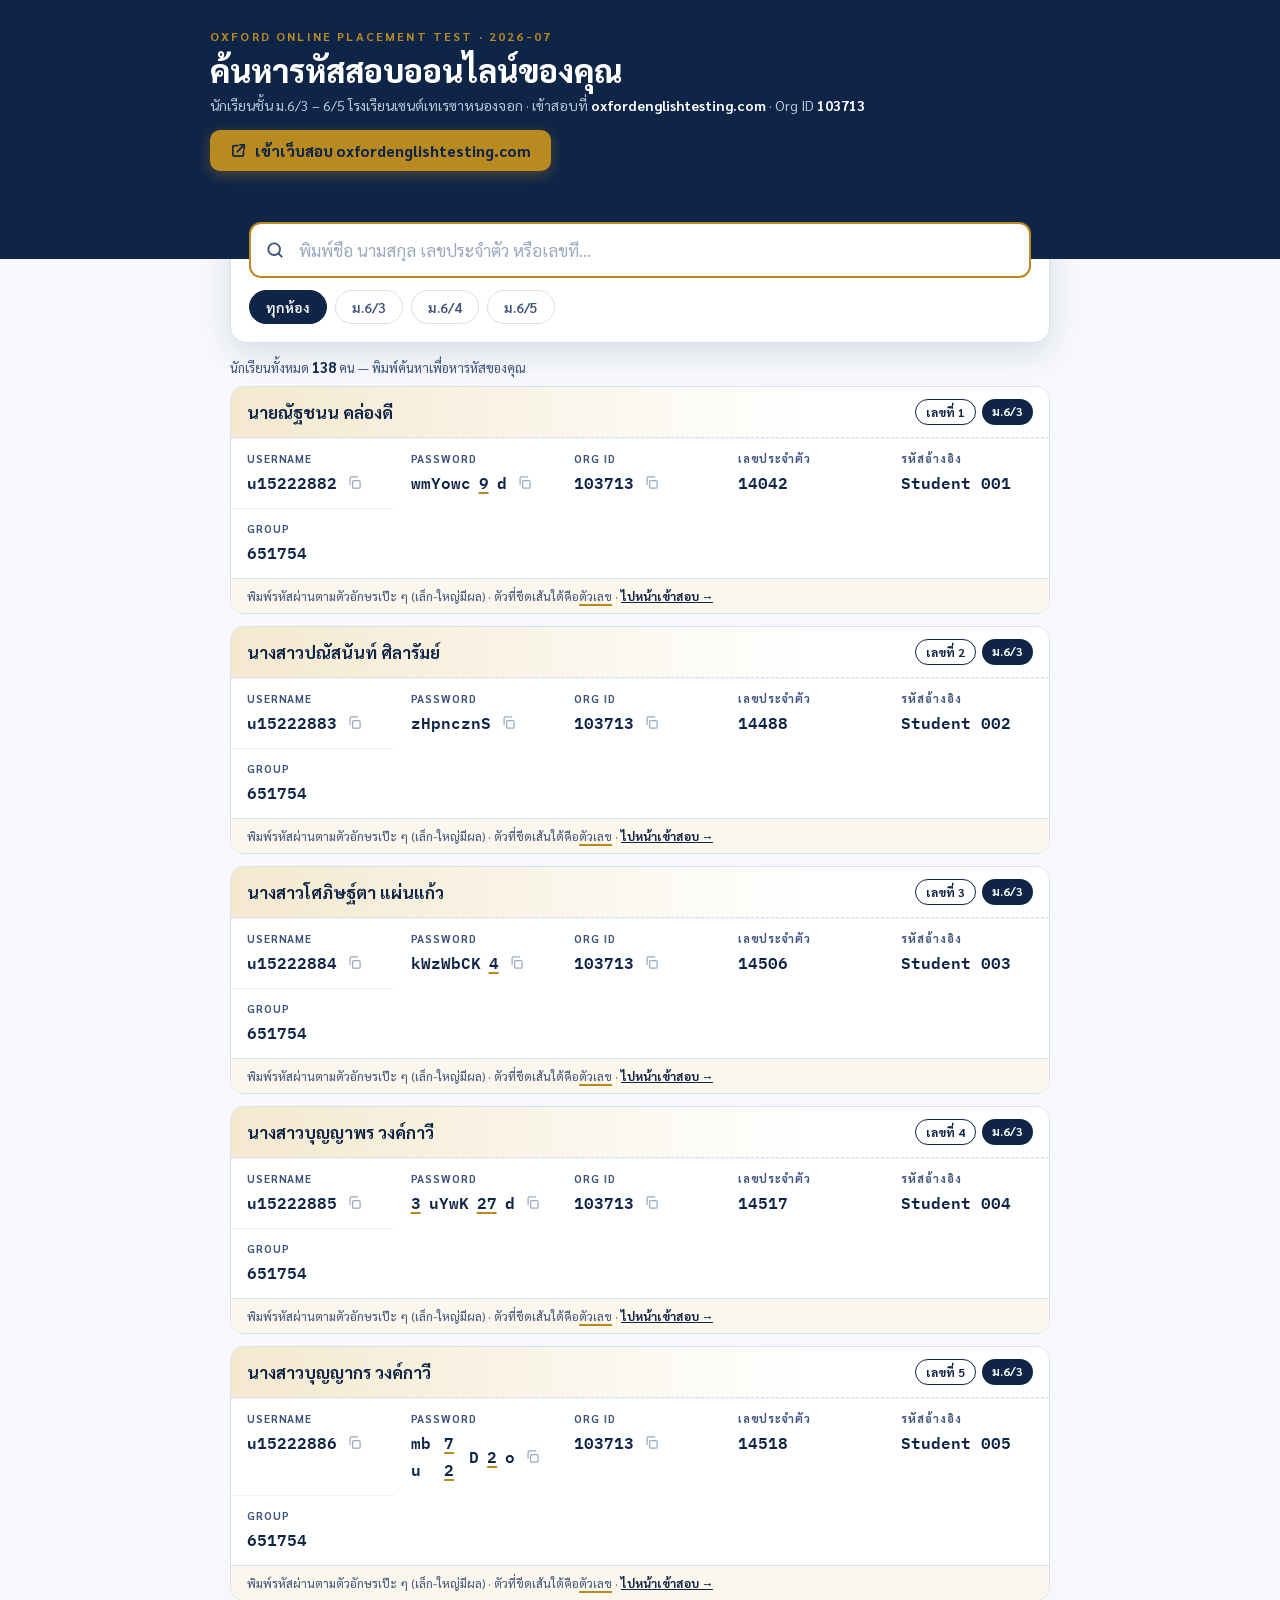
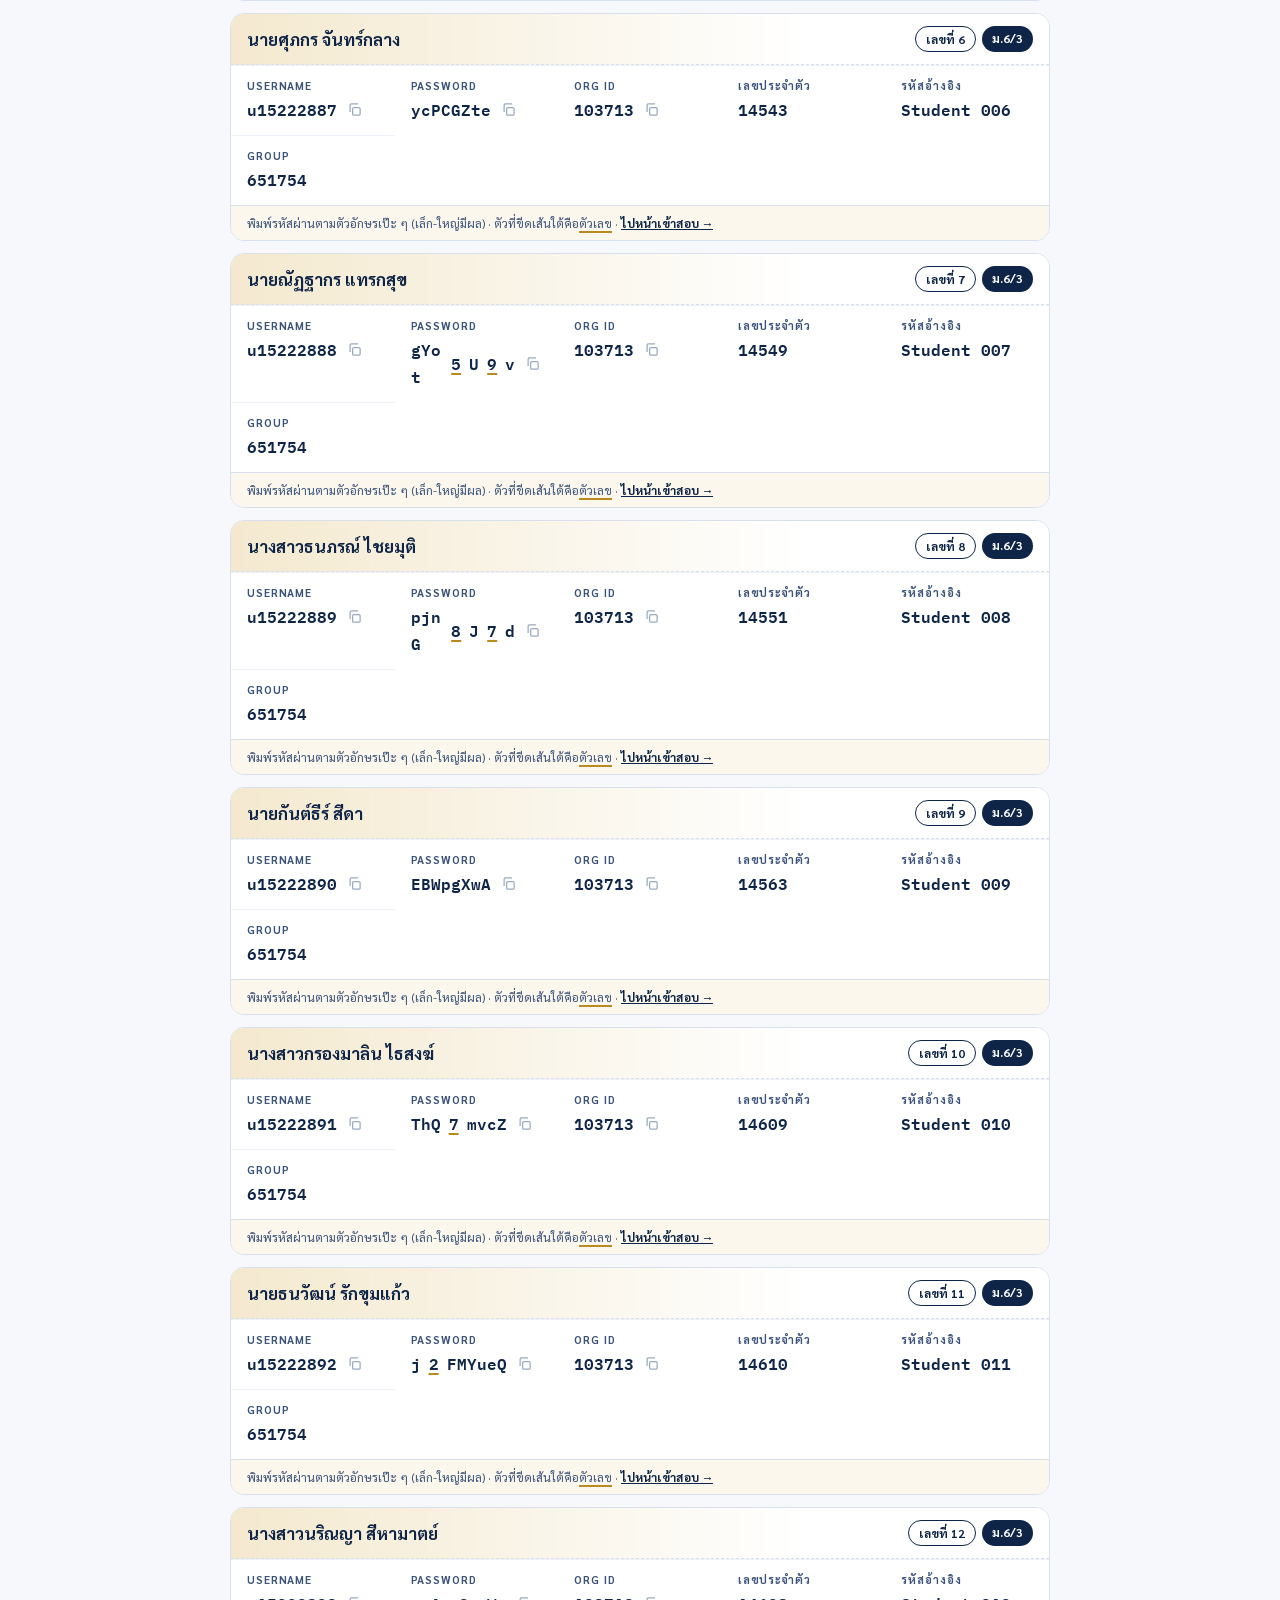
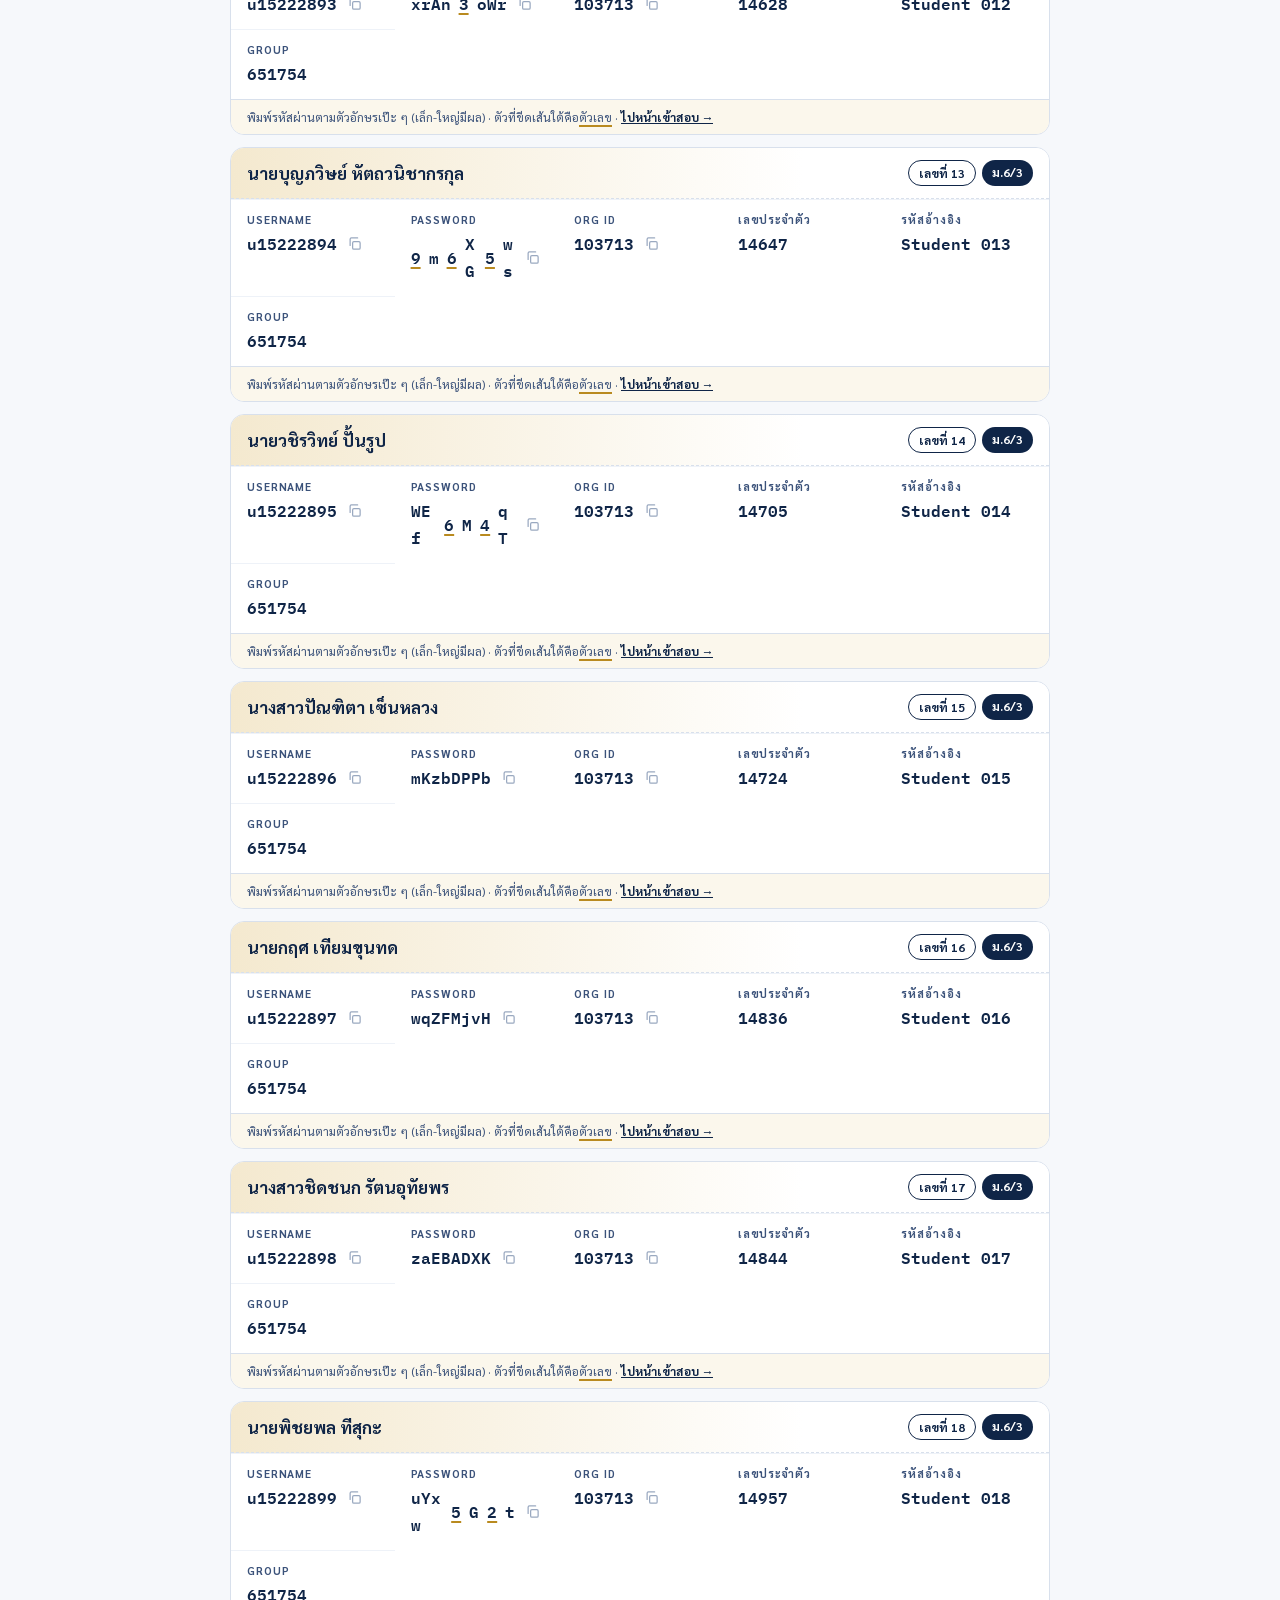
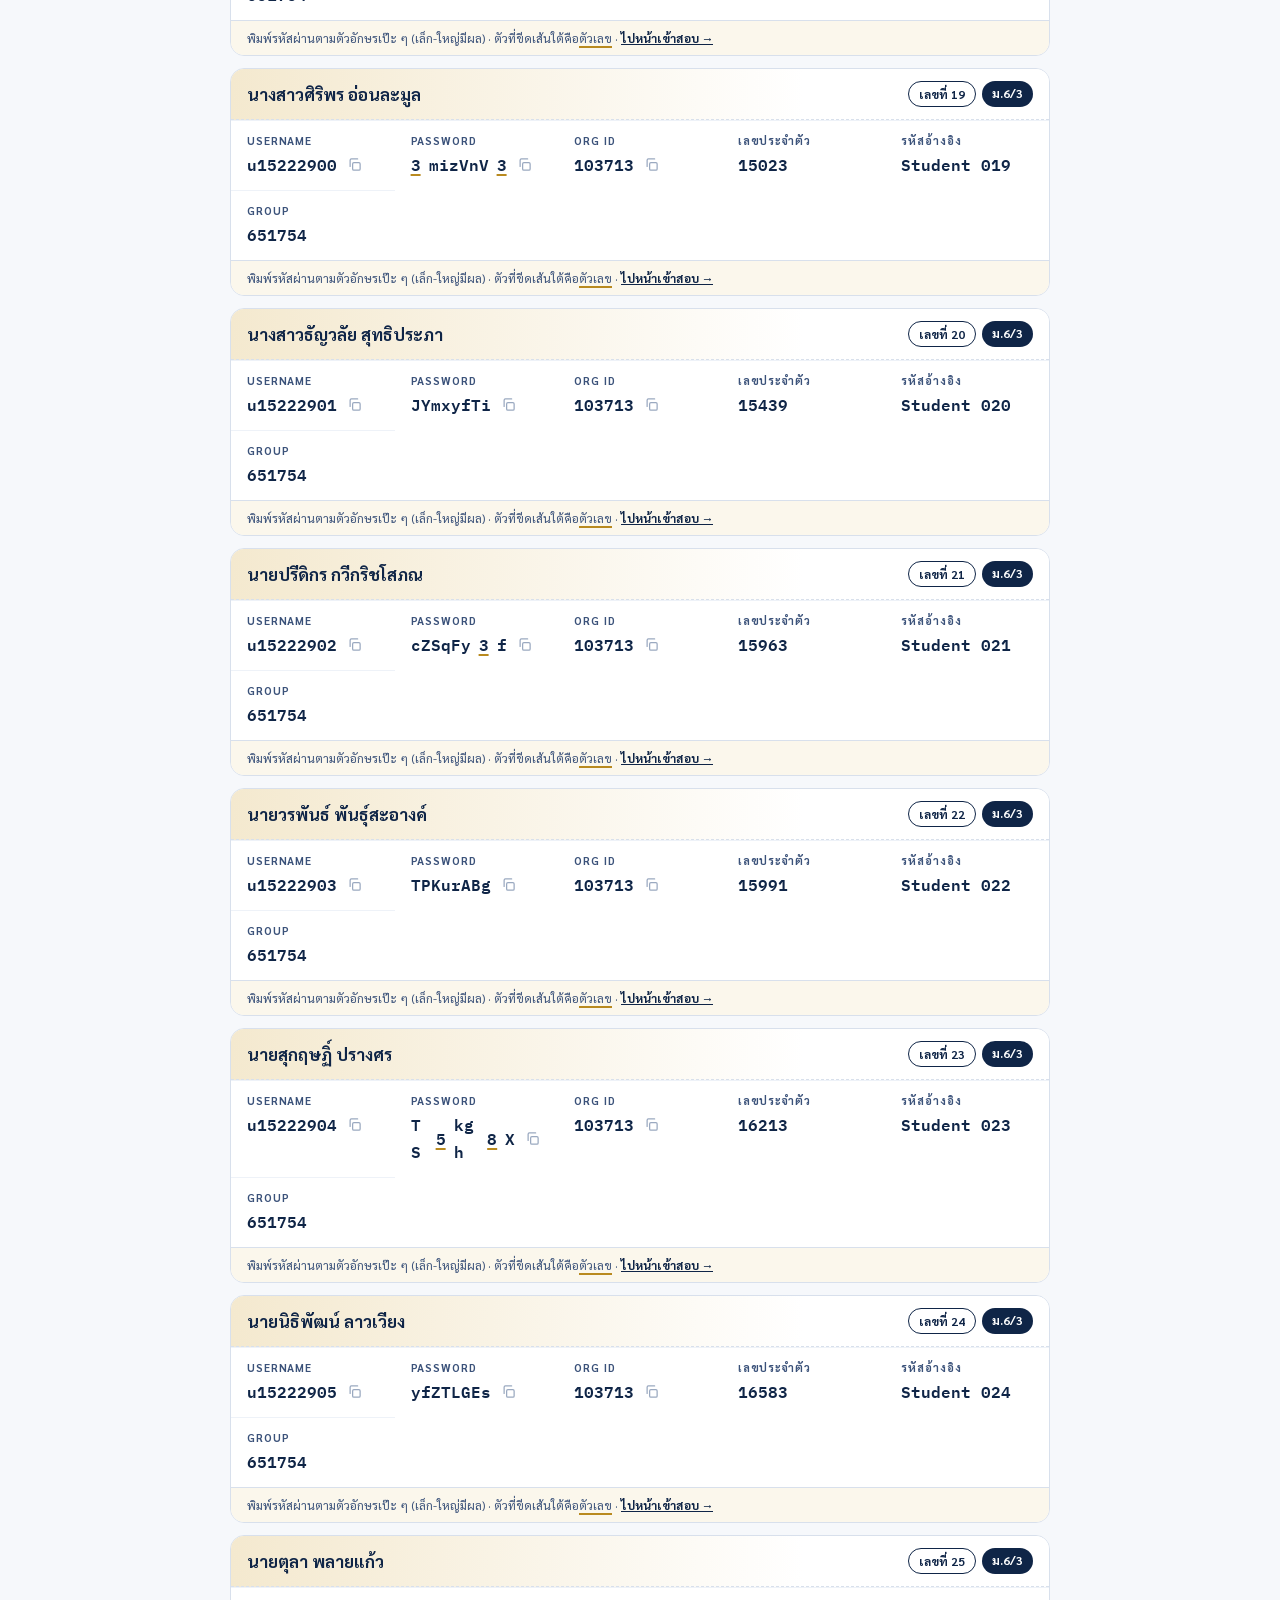
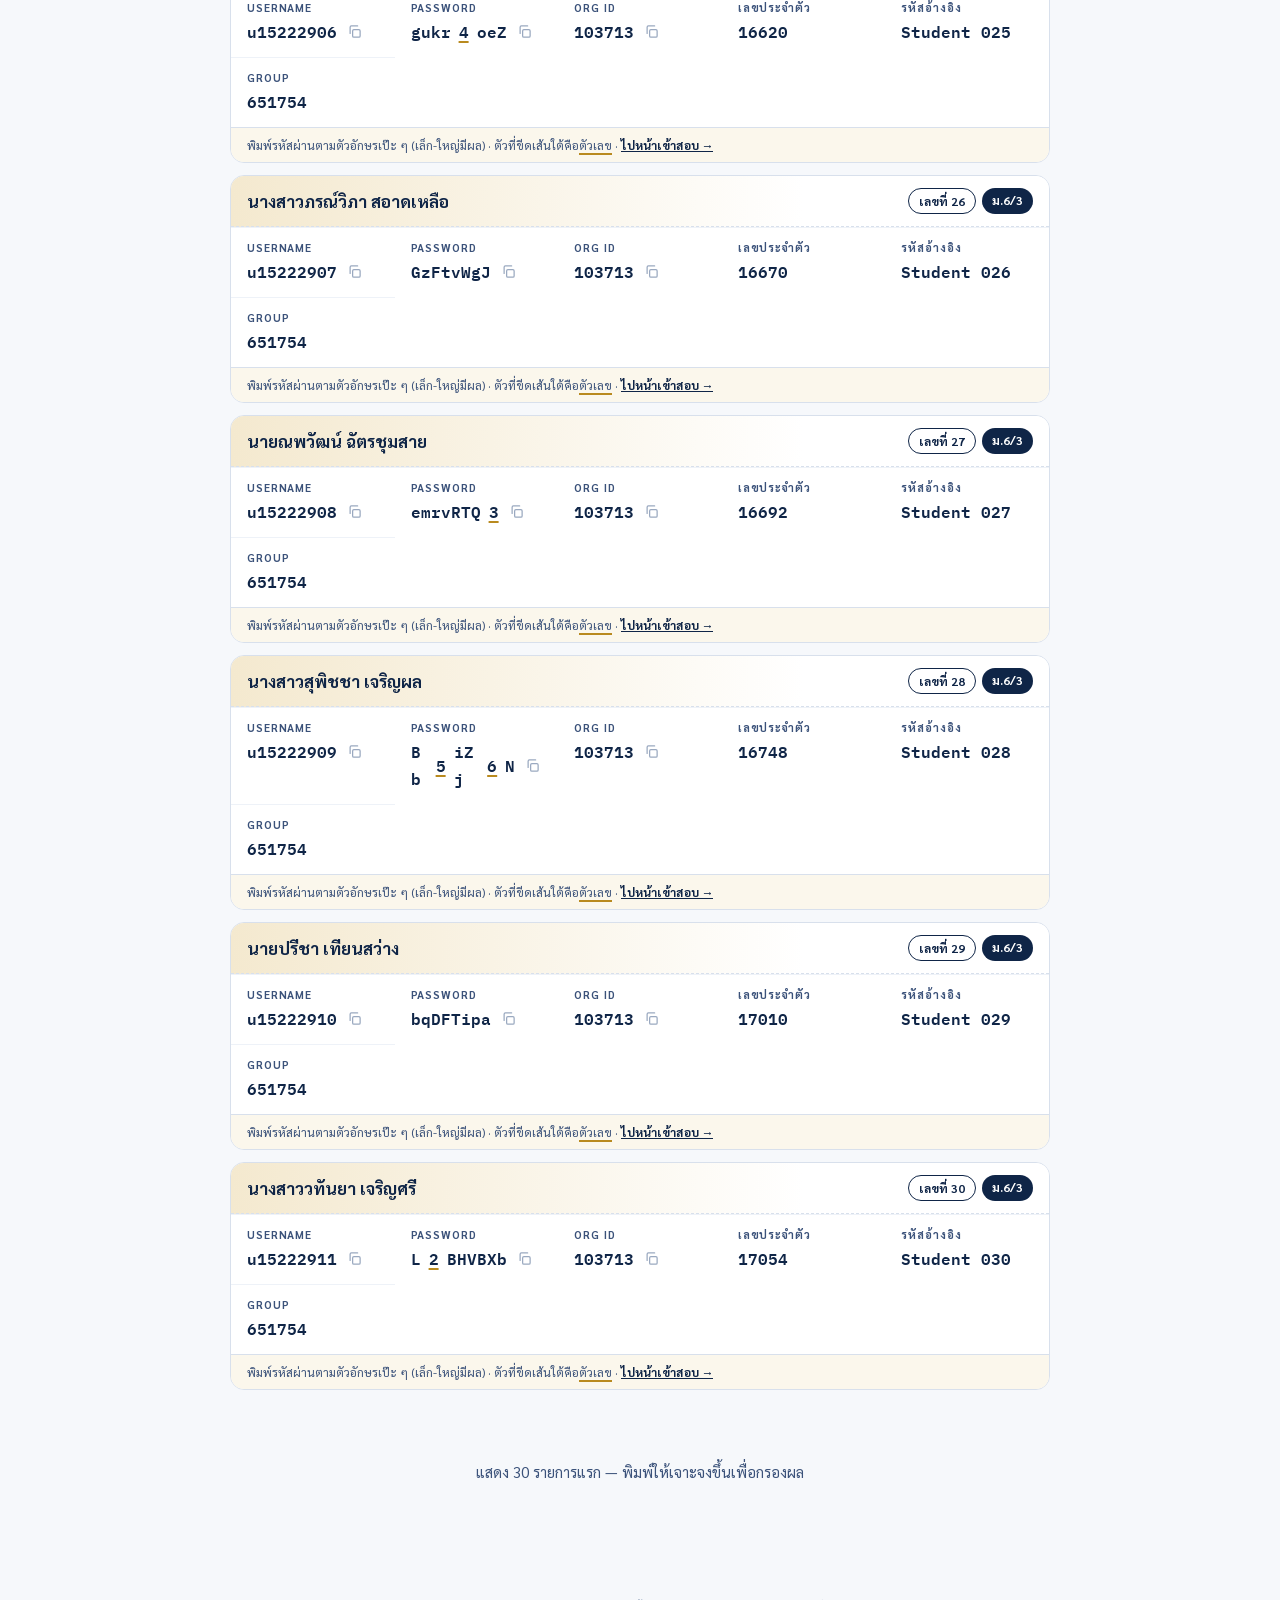
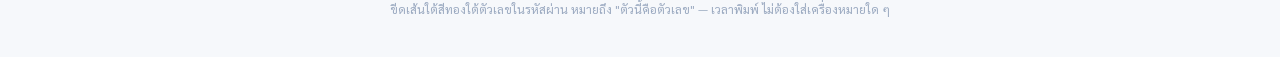
<file: index.html>
<!DOCTYPE html>
<html lang="th">
<head>
<meta charset="UTF-8">
<meta name="viewport" content="width=device-width, initial-scale=1.0">
<title>ค้นหารหัสสอบออนไลน์ · ม.6 เซนต์เทเรซาหนองจอก</title>
<link rel="preconnect" href="https://fonts.googleapis.com">
<link href="https://fonts.googleapis.com/css2?family=Sarabun:wght@400;500;600;700;800&family=IBM+Plex+Mono:wght@500;600&display=swap" rel="stylesheet">
<style>
:root{
  --ink:#0F2547;         /* deep exam-hall navy */
  --ink-soft:#3B527A;
  --paper:#F6F8FB;       /* cool paper */
  --card:#FFFFFF;
  --line:#D8E0EC;
  --gold:#B98A1F;        /* school crest gold */
  --gold-soft:#F4E9CF;
  --teal:#0E7C7B;        /* status green-teal */
  --mono:'IBM Plex Mono',ui-monospace,monospace;
}
*{margin:0;padding:0;box-sizing:border-box}
body{font-family:'Sarabun',system-ui,sans-serif;background:var(--paper);color:var(--ink);min-height:100vh}
header{background:var(--ink);color:#fff;padding:28px 20px 88px;position:relative}
.head-inner{max-width:860px;margin:0 auto}
.eyebrow{font-size:12px;letter-spacing:.18em;color:var(--gold);font-weight:700;text-transform:uppercase;margin-bottom:6px}
h1{font-size:clamp(22px,4.5vw,32px);font-weight:800;line-height:1.25}
.sub{margin-top:6px;color:#B9C6DC;font-size:14px}
.sub b{color:#fff}
.gobar{display:flex;gap:10px;margin-top:16px;flex-wrap:wrap}
.gobtn{display:inline-flex;align-items:center;gap:8px;background:var(--gold);color:var(--ink);font-weight:800;font-size:15px;text-decoration:none;padding:11px 20px;border-radius:10px;transition:transform .12s, box-shadow .12s;box-shadow:0 4px 14px rgba(185,138,31,.35)}
.gobtn:hover{transform:translateY(-1px);box-shadow:0 6px 18px rgba(185,138,31,.45)}
.gobtn svg{flex-shrink:0}
.search-wrap{max-width:860px;margin:-56px auto 0;padding:0 20px}
.search-card{background:var(--card);border:1px solid var(--line);border-radius:16px;box-shadow:0 10px 30px rgba(15,37,71,.12);padding:18px}
.search-box{position:relative}
.search-box svg{position:absolute;left:16px;top:50%;transform:translateY(-50%);color:var(--ink-soft)}
input#q{width:100%;padding:15px 16px 15px 48px;font-size:17px;font-family:inherit;border:2px solid var(--line);border-radius:12px;outline:none;transition:border-color .15s;color:var(--ink)}
input#q:focus{border-color:var(--gold)}
input#q::placeholder{color:#9AA9C0}
.chips{display:flex;gap:8px;margin-top:12px;flex-wrap:wrap}
.chip{border:1.5px solid var(--line);background:#fff;color:var(--ink-soft);border-radius:999px;padding:7px 16px;font-size:14px;font-weight:600;font-family:inherit;cursor:pointer;transition:all .12s}
.chip:hover{border-color:var(--gold)}
.chip.on{background:var(--ink);border-color:var(--ink);color:#fff}
.meta{max-width:860px;margin:14px auto 0;padding:0 20px;display:flex;justify-content:space-between;align-items:baseline}
.count{font-size:13px;color:var(--ink-soft)}
.count b{color:var(--ink);font-size:15px}
main{max-width:860px;margin:10px auto 60px;padding:0 20px;display:grid;gap:12px}
/* result = exam slip */
.slip{background:var(--card);border:1px solid var(--line);border-radius:14px;overflow:hidden;animation:pop .18s ease}
@keyframes pop{from{opacity:0;transform:translateY(4px)}to{opacity:1;transform:none}}
.slip-top{display:flex;justify-content:space-between;align-items:center;gap:10px;padding:12px 16px;background:linear-gradient(to right,var(--gold-soft),#fff 70%);border-bottom:1px dashed var(--line)}
.who{font-size:17px;font-weight:700}
.tags{display:flex;gap:6px;flex-shrink:0}
.tag{font-size:12px;font-weight:700;padding:4px 10px;border-radius:999px;background:var(--ink);color:#fff;white-space:nowrap}
.tag.no{background:#fff;color:var(--ink);border:1.5px solid var(--ink)}
.slip-body{display:grid;grid-template-columns:repeat(auto-fit,minmax(150px,1fr));gap:0}
.field{padding:12px 16px;border-top:1px solid #EEF2F8}
.field .lbl{font-size:11px;letter-spacing:.08em;text-transform:uppercase;color:var(--ink-soft);font-weight:700;margin-bottom:3px}
.field .val{font-family:var(--mono);font-size:16px;font-weight:600;word-break:break-all;display:flex;align-items:center;gap:8px}
.val u{text-decoration-color:var(--gold);text-decoration-thickness:2px;text-underline-offset:3px}
.copy{border:none;background:none;cursor:pointer;color:#9AA9C0;padding:2px;border-radius:6px;display:inline-flex;transition:color .12s}
.copy:hover{color:var(--gold)}
.copy.done{color:var(--teal)}
.hint{font-size:12px;color:var(--ink-soft);padding:9px 16px;background:#FBF7EC;border-top:1px solid var(--line)}
.hint u{text-decoration-color:var(--gold);text-decoration-thickness:2px;text-underline-offset:3px}
.empty{text-align:center;padding:60px 20px;color:var(--ink-soft)}
.empty .big{font-size:40px;margin-bottom:10px}
.empty p{font-size:15px}
footer{text-align:center;font-size:12px;color:#9AA9C0;padding:0 20px 40px}
footer a{color:var(--ink-soft)}
@media (prefers-reduced-motion:reduce){.slip{animation:none}}
@media (max-width:520px){
  .slip-top{flex-direction:column;align-items:flex-start}
  .slip-body{grid-template-columns:1fr 1fr}
}
</style>
</head>
<body>
<header>
  <div class="head-inner">
    <div class="eyebrow">Oxford Online Placement Test · 2026-07</div>
    <h1>ค้นหารหัสสอบออนไลน์ของคุณ</h1>
    <div class="sub">นักเรียนชั้น ม.6/3 – 6/5 โรงเรียนเซนต์เทเรซาหนองจอก · เข้าสอบที่ <b>oxfordenglishtesting.com</b> · Org ID <b>103713</b></div>
    <div class="gobar">
      <a class="gobtn" href="https://www.oxfordenglishtesting.com" target="_blank" rel="noopener">
        <svg width="17" height="17" viewBox="0 0 24 24" fill="none" stroke="currentColor" stroke-width="2.4" stroke-linecap="round" stroke-linejoin="round"><path d="M14 4h6v6"/><path d="M20 4 10.5 13.5"/><path d="M19 13v5a2 2 0 0 1-2 2H6a2 2 0 0 1-2-2V7a2 2 0 0 1 2-2h5"/></svg>
        เข้าเว็บสอบ oxfordenglishtesting.com
      </a>
    </div>
  </div>
</header>

<div class="search-wrap">
  <div class="search-card">
    <div class="search-box">
      <svg width="20" height="20" viewBox="0 0 24 24" fill="none" stroke="currentColor" stroke-width="2.2" stroke-linecap="round"><circle cx="11" cy="11" r="7"/><path d="m20 20-3.5-3.5"/></svg>
      <input id="q" type="search" placeholder="พิมพ์ชื่อ นามสกุล เลขประจำตัว หรือเลขที่…" autocomplete="off" autofocus>
    </div>
    <div class="chips" id="chips">
      <button class="chip on" data-room="">ทุกห้อง</button>
      <button class="chip" data-room="ม.6/3">ม.6/3</button>
      <button class="chip" data-room="ม.6/4">ม.6/4</button>
      <button class="chip" data-room="ม.6/5">ม.6/5</button>
    </div>
  </div>
</div>

<div class="meta"><div class="count" id="count"></div></div>
<main id="results"></main>
<footer>ขีดเส้นใต้สีทองใต้ตัวเลขในรหัสผ่าน หมายถึง "ตัวนี้คือตัวเลข" — เวลาพิมพ์ ไม่ต้องใส่เครื่องหมายใด ๆ</footer>

<script>
const DATA = [{"room": "ม.6/3", "no": 1, "ref": "Student 001", "group": "651754", "user": "u15222882", "pwd": "wmYowc9d", "org": "103713", "sid": "14042", "name": "นายณัฐชนน", "surname": "คล่องดี"}, {"room": "ม.6/3", "no": 2, "ref": "Student 002", "group": "651754", "user": "u15222883", "pwd": "zHpncznS", "org": "103713", "sid": "14488", "name": "นางสาวปณัสนันท์", "surname": "ศิลารัมย์"}, {"room": "ม.6/3", "no": 3, "ref": "Student 003", "group": "651754", "user": "u15222884", "pwd": "kWzWbCK4", "org": "103713", "sid": "14506", "name": "นางสาวโศภิษฐ์ตา", "surname": "แผ่นแก้ว"}, {"room": "ม.6/3", "no": 4, "ref": "Student 004", "group": "651754", "user": "u15222885", "pwd": "3uYwK27d", "org": "103713", "sid": "14517", "name": "นางสาวบุญญาพร", "surname": "วงค์กาวี"}, {"room": "ม.6/3", "no": 5, "ref": "Student 005", "group": "651754", "user": "u15222886", "pwd": "mbu72D2o", "org": "103713", "sid": "14518", "name": "นางสาวบุญญากร", "surname": "วงค์กาวี"}, {"room": "ม.6/3", "no": 6, "ref": "Student 006", "group": "651754", "user": "u15222887", "pwd": "ycPCGZte", "org": "103713", "sid": "14543", "name": "นายศุภกร", "surname": "จันทร์กลาง"}, {"room": "ม.6/3", "no": 7, "ref": "Student 007", "group": "651754", "user": "u15222888", "pwd": "gYot5U9v", "org": "103713", "sid": "14549", "name": "นายณัฏฐากร", "surname": "แทรกสุข"}, {"room": "ม.6/3", "no": 8, "ref": "Student 008", "group": "651754", "user": "u15222889", "pwd": "pjnG8J7d", "org": "103713", "sid": "14551", "name": "นางสาวธนภรณ์", "surname": "ไชยมุติ"}, {"room": "ม.6/3", "no": 9, "ref": "Student 009", "group": "651754", "user": "u15222890", "pwd": "EBWpgXwA", "org": "103713", "sid": "14563", "name": "นายกันต์ธีร์", "surname": "สีดา"}, {"room": "ม.6/3", "no": 10, "ref": "Student 010", "group": "651754", "user": "u15222891", "pwd": "ThQ7mvcZ", "org": "103713", "sid": "14609", "name": "นางสาวกรองมาลิน", "surname": "ไธสงฆ์"}, {"room": "ม.6/3", "no": 11, "ref": "Student 011", "group": "651754", "user": "u15222892", "pwd": "j2FMYueQ", "org": "103713", "sid": "14610", "name": "นายธนวัฒน์", "surname": "รักขุมแก้ว"}, {"room": "ม.6/3", "no": 12, "ref": "Student 012", "group": "651754", "user": "u15222893", "pwd": "xrAn3oWr", "org": "103713", "sid": "14628", "name": "นางสาวนริณญา", "surname": "สีหามาตย์"}, {"room": "ม.6/3", "no": 13, "ref": "Student 013", "group": "651754", "user": "u15222894", "pwd": "9m6XG5ws", "org": "103713", "sid": "14647", "name": "นายบุญภวิษย์", "surname": "หัตถวนิชากรกุล"}, {"room": "ม.6/3", "no": 14, "ref": "Student 014", "group": "651754", "user": "u15222895", "pwd": "WEf6M4qT", "org": "103713", "sid": "14705", "name": "นายวชิรวิทย์", "surname": "ปั้นรูป"}, {"room": "ม.6/3", "no": 15, "ref": "Student 015", "group": "651754", "user": "u15222896", "pwd": "mKzbDPPb", "org": "103713", "sid": "14724", "name": "นางสาวปัณฑิตา", "surname": "เซ็นหลวง"}, {"room": "ม.6/3", "no": 16, "ref": "Student 016", "group": "651754", "user": "u15222897", "pwd": "wqZFMjvH", "org": "103713", "sid": "14836", "name": "นายกฤศ", "surname": "เทียมขุนทด"}, {"room": "ม.6/3", "no": 17, "ref": "Student 017", "group": "651754", "user": "u15222898", "pwd": "zaEBADXK", "org": "103713", "sid": "14844", "name": "นางสาวชิดชนก", "surname": "รัตนอุทัยพร"}, {"room": "ม.6/3", "no": 18, "ref": "Student 018", "group": "651754", "user": "u15222899", "pwd": "uYxw5G2t", "org": "103713", "sid": "14957", "name": "นายพิชยพล", "surname": "ทีสุกะ"}, {"room": "ม.6/3", "no": 19, "ref": "Student 019", "group": "651754", "user": "u15222900", "pwd": "3mizVnV3", "org": "103713", "sid": "15023", "name": "นางสาวศิริพร", "surname": "อ่อนละมูล"}, {"room": "ม.6/3", "no": 20, "ref": "Student 020", "group": "651754", "user": "u15222901", "pwd": "JYmxyfTi", "org": "103713", "sid": "15439", "name": "นางสาวธัญวลัย", "surname": "สุทธิประภา"}, {"room": "ม.6/3", "no": 21, "ref": "Student 021", "group": "651754", "user": "u15222902", "pwd": "cZSqFy3f", "org": "103713", "sid": "15963", "name": "นายปรีดิกร", "surname": "กวีกริชโสภณ"}, {"room": "ม.6/3", "no": 22, "ref": "Student 022", "group": "651754", "user": "u15222903", "pwd": "TPKurABg", "org": "103713", "sid": "15991", "name": "นายวรพันธ์", "surname": "พันธุ์สะอางค์"}, {"room": "ม.6/3", "no": 23, "ref": "Student 023", "group": "651754", "user": "u15222904", "pwd": "TS5kgh8X", "org": "103713", "sid": "16213", "name": "นายสุกฤษฏิ์", "surname": "ปรางศร"}, {"room": "ม.6/3", "no": 24, "ref": "Student 024", "group": "651754", "user": "u15222905", "pwd": "yfZTLGEs", "org": "103713", "sid": "16583", "name": "นายนิธิพัฒน์", "surname": "ลาวเวียง"}, {"room": "ม.6/3", "no": 25, "ref": "Student 025", "group": "651754", "user": "u15222906", "pwd": "gukr4oeZ", "org": "103713", "sid": "16620", "name": "นายตุลา", "surname": "พลายแก้ว"}, {"room": "ม.6/3", "no": 26, "ref": "Student 026", "group": "651754", "user": "u15222907", "pwd": "GzFtvWgJ", "org": "103713", "sid": "16670", "name": "นางสาวภรณ์วิภา", "surname": "สอาดเหลือ"}, {"room": "ม.6/3", "no": 27, "ref": "Student 027", "group": "651754", "user": "u15222908", "pwd": "emrvRTQ3", "org": "103713", "sid": "16692", "name": "นายณพวัฒน์", "surname": "ฉัตรชุมสาย"}, {"room": "ม.6/3", "no": 28, "ref": "Student 028", "group": "651754", "user": "u15222909", "pwd": "Bb5iZj6N", "org": "103713", "sid": "16748", "name": "นางสาวสุพิชชา", "surname": "เจริญผล"}, {"room": "ม.6/3", "no": 29, "ref": "Student 029", "group": "651754", "user": "u15222910", "pwd": "bqDFTipa", "org": "103713", "sid": "17010", "name": "นายปรีชา", "surname": "เทียนสว่าง"}, {"room": "ม.6/3", "no": 30, "ref": "Student 030", "group": "651754", "user": "u15222911", "pwd": "L2BHVBXb", "org": "103713", "sid": "17054", "name": "นางสาววทันยา", "surname": "เจริญศรี"}, {"room": "ม.6/3", "no": 31, "ref": "Student 031", "group": "651754", "user": "u15222912", "pwd": "G4L8itZS", "org": "103713", "sid": "17544", "name": "นายชัชนันท์", "surname": "ยาวิชัย"}, {"room": "ม.6/3", "no": 32, "ref": "Student 032", "group": "651754", "user": "u15222913", "pwd": "bEmvmBaz", "org": "103713", "sid": "17549", "name": "นายอิษวัต", "surname": "เพชรปราณี"}, {"room": "ม.6/3", "no": 33, "ref": "Student 033", "group": "651754", "user": "u15222914", "pwd": "xrhkFp6Z", "org": "103713", "sid": "18358", "name": "นางสาวอพินญา", "surname": "พุกแดง"}, {"room": "ม.6/3", "no": 34, "ref": "Student 034", "group": "651754", "user": "u15222915", "pwd": "VnC2cp8S", "org": "103713", "sid": "18451", "name": "นายวรากร", "surname": "ต๊ะวิกา"}, {"room": "ม.6/3", "no": 35, "ref": "Student 035", "group": "651754", "user": "u15222916", "pwd": "jK9iUX2R", "org": "103713", "sid": "18485", "name": "นายปวรุฒม์", "surname": "เปลื้องทุกข์"}, {"room": "ม.6/3", "no": 36, "ref": "Student 036", "group": "651754", "user": "u15222917", "pwd": "7zeSDk7T", "org": "103713", "sid": "18535", "name": "นายวรภัทร", "surname": "วันทาสุข"}, {"room": "ม.6/3", "no": 37, "ref": "Student 037", "group": "651754", "user": "u15222918", "pwd": "DikkYBK7", "org": "103713", "sid": "18581", "name": "นายธีรวัฒน์", "surname": "เนตรวงศ์"}, {"room": "ม.6/3", "no": 38, "ref": "Student 038", "group": "651754", "user": "u15222919", "pwd": "DYW4rKNB", "org": "103713", "sid": "18610", "name": "นายคมเพชร", "surname": "มุ่งรัดกลาง"}, {"room": "ม.6/3", "no": 39, "ref": "Student 039", "group": "651754", "user": "u15222920", "pwd": "sphi3w7D", "org": "103713", "sid": "19115", "name": "นางสาวปภาวรินทร์", "surname": "อาทิตย์ตั้ง"}, {"room": "ม.6/3", "no": 40, "ref": "Student 040", "group": "651754", "user": "u15222921", "pwd": "mGTuhFVk", "org": "103713", "sid": "19741", "name": "นางสาวพัชริกา", "surname": "คุณสมบัติเจริญ"}, {"room": "ม.6/3", "no": 41, "ref": "Student 041", "group": "651754", "user": "u15222922", "pwd": "VL96cHQo", "org": "103713", "sid": "19799", "name": "นางสาวธัญชนก", "surname": "ศรีมงคลภากุล"}, {"room": "ม.6/3", "no": 42, "ref": "Student 042", "group": "651754", "user": "u15222923", "pwd": "jcLUqqx3", "org": "103713", "sid": "19985", "name": "นางสาวณัฐกานต์", "surname": "เฟื่องสินธุ์"}, {"room": "ม.6/3", "no": 43, "ref": "Student 043", "group": "651754", "user": "u15222924", "pwd": "RRTgckq6", "org": "103713", "sid": "20079", "name": "นางสาววนิดา", "surname": "ปลั่งกลาง"}, {"room": "ม.6/4", "no": 1, "ref": "Student 001", "group": "651755", "user": "u15222925", "pwd": "k9bfvLR9", "org": "103713", "sid": "14199", "name": "นายธีระเมธ", "surname": "กลิ่นสุคนธ์"}, {"room": "ม.6/4", "no": 2, "ref": "Student 002", "group": "651755", "user": "u15222926", "pwd": "LPkzWqJP", "org": "103713", "sid": "14498", "name": "นายธนเสฏฐ์", "surname": "นันทพิเชษฐกุล"}, {"room": "ม.6/4", "no": 3, "ref": "Student 003", "group": "651755", "user": "u15222927", "pwd": "mXpRmqYy", "org": "103713", "sid": "14502", "name": "นายณัฐภน", "surname": "คงจันทร์"}, {"room": "ม.6/4", "no": 4, "ref": "Student 004", "group": "651755", "user": "u15222928", "pwd": "bzD4Si5u", "org": "103713", "sid": "14526", "name": "นางสาวภูริชญา", "surname": "กระสอบทอง"}, {"room": "ม.6/4", "no": 5, "ref": "Student 005", "group": "651755", "user": "u15222929", "pwd": "7ecsQ44k", "org": "103713", "sid": "14565", "name": "นายชยพล", "surname": "คงธัญญงาม"}, {"room": "ม.6/4", "no": 6, "ref": "Student 006", "group": "651755", "user": "u15222930", "pwd": "ABwj94Eo", "org": "103713", "sid": "14581", "name": "นายณัฐชนนท์", "surname": "ชมภูทีป"}, {"room": "ม.6/4", "no": 7, "ref": "Student 007", "group": "651755", "user": "u15222931", "pwd": "zDuNsQqg", "org": "103713", "sid": "14615", "name": "นางสาวบุณณดา", "surname": "มั่นคง"}, {"room": "ม.6/4", "no": 8, "ref": "Student 008", "group": "651755", "user": "u15222932", "pwd": "uqojkeuM", "org": "103713", "sid": "14632", "name": "นายศุภวิชญ์", "surname": "ตระโกสุม"}, {"room": "ม.6/4", "no": 9, "ref": "Student 009", "group": "651755", "user": "u15222933", "pwd": "PdEzfqBF", "org": "103713", "sid": "14699", "name": "นายภัทรพล", "surname": "สุดใจ"}, {"room": "ม.6/4", "no": 10, "ref": "Student 010", "group": "651755", "user": "u15222934", "pwd": "pwAGuAcb", "org": "103713", "sid": "14708", "name": "นายพลกูล", "surname": "บุตรวงศ์"}, {"room": "ม.6/4", "no": 11, "ref": "Student 011", "group": "651755", "user": "u15222935", "pwd": "T9KSQecE", "org": "103713", "sid": "14723", "name": "นางสาวนริศรา", "surname": "เจริญวงษ์"}, {"room": "ม.6/4", "no": 12, "ref": "Student 012", "group": "651755", "user": "u15222936", "pwd": "UBYuxsGd", "org": "103713", "sid": "14797", "name": "นางสาวอริสรา", "surname": "อิสรานุวัฒน์"}, {"room": "ม.6/4", "no": 13, "ref": "Student 013", "group": "651755", "user": "u15222937", "pwd": "KaNbpxES", "org": "103713", "sid": "14800", "name": "นางสาวปุณญวีร์", "surname": "เลาะห์มิน"}, {"room": "ม.6/4", "no": 14, "ref": "Student 014", "group": "651755", "user": "u15222938", "pwd": "79fVYAFc", "org": "103713", "sid": "14893", "name": "นางสาวจิรัสยา", "surname": "ชนะบุญ"}, {"room": "ม.6/4", "no": 15, "ref": "Student 015", "group": "651755", "user": "u15222939", "pwd": "R9mp79Tv", "org": "103713", "sid": "14903", "name": "นางสาวญาณิศา", "surname": "ศรีลาศักดิ์"}, {"room": "ม.6/4", "no": 16, "ref": "Student 016", "group": "651755", "user": "u15222940", "pwd": "SGJfsJzM", "org": "103713", "sid": "15234", "name": "นายพลวัฒน์", "surname": "คาโรจะ"}, {"room": "ม.6/4", "no": 17, "ref": "Student 017", "group": "651755", "user": "u15222941", "pwd": "GVfUnUeE", "org": "103713", "sid": "15240", "name": "นายวีรภัทร", "surname": "ภานุศรี"}, {"room": "ม.6/4", "no": 18, "ref": "Student 018", "group": "651755", "user": "u15222942", "pwd": "qEvNuGi4", "org": "103713", "sid": "15481", "name": "นายสหรัฐ", "surname": "ชะลำ"}, {"room": "ม.6/4", "no": 19, "ref": "Student 019", "group": "651755", "user": "u15222943", "pwd": "GtPT9Gqp", "org": "103713", "sid": "16156", "name": "นายพฤกษกร", "surname": "ราศรี"}, {"room": "ม.6/4", "no": 20, "ref": "Student 020", "group": "651755", "user": "u15222944", "pwd": "Y346bsxt", "org": "103713", "sid": "16161", "name": "นางสาวเมธาพร", "surname": "วงษ์พันธุ์"}, {"room": "ม.6/4", "no": 21, "ref": "Student 021", "group": "651755", "user": "u15222945", "pwd": "Z2z9px6P", "org": "103713", "sid": "16173", "name": "นางสาวธัญทิพย์", "surname": "คงสพสิน"}, {"room": "ม.6/4", "no": 22, "ref": "Student 022", "group": "651755", "user": "u15222946", "pwd": "V5QvpSBM", "org": "103713", "sid": "16181", "name": "นายพีรภัฒน์", "surname": "ปลื้มใจ"}, {"room": "ม.6/4", "no": 23, "ref": "Student 023", "group": "651755", "user": "u15222947", "pwd": "68JYLVNz", "org": "103713", "sid": "16266", "name": "นายมานุชาธิป", "surname": "มลารัตน์"}, {"room": "ม.6/4", "no": 24, "ref": "Student 024", "group": "651755", "user": "u15222948", "pwd": "jjNqPp9b", "org": "103713", "sid": "16306", "name": "นางสาววิจิตรตา", "surname": "มังกรวงษ์"}, {"room": "ม.6/4", "no": 25, "ref": "Student 025", "group": "651755", "user": "u15222949", "pwd": "xrFXMoh2", "org": "103713", "sid": "16519", "name": "นางสาวปองปุนย์", "surname": "เกียรติวารินทร์"}, {"room": "ม.6/4", "no": 26, "ref": "Student 026", "group": "651755", "user": "u15222950", "pwd": "oBZamsPN", "org": "103713", "sid": "16691", "name": "นายณพวิทย์", "surname": "ฉัตรชุมสาย"}, {"room": "ม.6/4", "no": 27, "ref": "Student 027", "group": "651755", "user": "u15222951", "pwd": "SZFBwvjA", "org": "103713", "sid": "16907", "name": "นางสาวฐิดากาญจน์", "surname": "กลิ่นจันทร์กลั่น"}, {"room": "ม.6/4", "no": 28, "ref": "Student 028", "group": "651755", "user": "u15222952", "pwd": "KWEySyZt", "org": "103713", "sid": "17150", "name": "นายพีรวิชญ์", "surname": "บินอับดุลเลาะ"}, {"room": "ม.6/4", "no": 29, "ref": "Student 029", "group": "651755", "user": "u15222953", "pwd": "AJPjTF2g", "org": "103713", "sid": "17199", "name": "นายจิรเจษฎ์", "surname": "เพ็ญภักดิ์"}, {"room": "ม.6/4", "no": 30, "ref": "Student 030", "group": "651755", "user": "u15222954", "pwd": "VHSy3ENT", "org": "103713", "sid": "17332", "name": "นายภัทพณ", "surname": "อยู่เปี่ยม"}, {"room": "ม.6/4", "no": 31, "ref": "Student 031", "group": "651755", "user": "u15222955", "pwd": "vy8NaDsM", "org": "103713", "sid": "17809", "name": "นายกฤตภาส", "surname": "จันทร์เพ็ญ"}, {"room": "ม.6/4", "no": 32, "ref": "Student 032", "group": "651755", "user": "u15222956", "pwd": "tc3fqJLR", "org": "103713", "sid": "18030", "name": "นายธราเทพ", "surname": "คูณภักดี"}, {"room": "ม.6/4", "no": 33, "ref": "Student 033", "group": "651755", "user": "u15222957", "pwd": "pr92kEqY", "org": "103713", "sid": "18223", "name": "นายรวิกร", "surname": "วรรณทอง"}, {"room": "ม.6/4", "no": 34, "ref": "Student 034", "group": "651755", "user": "u15222958", "pwd": "H9bANhsf", "org": "103713", "sid": "18322", "name": "นายพชรวินท์", "surname": "เพ็ญราชา"}, {"room": "ม.6/4", "no": 35, "ref": "Student 035", "group": "651755", "user": "u15222959", "pwd": "H72FntBG", "org": "103713", "sid": "18323", "name": "นางสาวพลอยไพลิน", "surname": "เทียนมณี"}, {"room": "ม.6/4", "no": 36, "ref": "Student 036", "group": "651755", "user": "u15222960", "pwd": "5K5EjXky", "org": "103713", "sid": "18423", "name": "นางสาวทิพย์พาพร", "surname": "สิงสาหัส"}, {"room": "ม.6/4", "no": 37, "ref": "Student 037", "group": "651755", "user": "u15222961", "pwd": "u36XTNnM", "org": "103713", "sid": "18464", "name": "นายอภิชัย", "surname": "สนองเดช"}, {"room": "ม.6/4", "no": 38, "ref": "Student 038", "group": "651755", "user": "u15222962", "pwd": "pJfdNxmG", "org": "103713", "sid": "18469", "name": "นายณัฐกริช", "surname": "แซ่จื้อ"}, {"room": "ม.6/4", "no": 39, "ref": "Student 039", "group": "651755", "user": "u15222963", "pwd": "LeyXvEFr", "org": "103713", "sid": "18498", "name": "นางสาวธัญญารัตน์", "surname": "จันทุมมา"}, {"room": "ม.6/4", "no": 40, "ref": "Student 040", "group": "651755", "user": "u15222964", "pwd": "W76qmL7k", "org": "103713", "sid": "18505", "name": "นางสาวไอย์ริสา", "surname": "สถิรแพทย์"}, {"room": "ม.6/4", "no": 41, "ref": "Student 041", "group": "651755", "user": "u15222965", "pwd": "CbYHyGrU", "org": "103713", "sid": "18559", "name": "นางสาววัชราภรณ์", "surname": "มีชัย"}, {"room": "ม.6/4", "no": 42, "ref": "Student 042", "group": "651755", "user": "u15222966", "pwd": "ZBUXJiTV", "org": "103713", "sid": "18598", "name": "นายนพณัฐ", "surname": "ด้วงสูงเนิน"}, {"room": "ม.6/4", "no": 43, "ref": "Student 043", "group": "651755", "user": "u15222967", "pwd": "t3mjtkPk", "org": "103713", "sid": "18638", "name": "นายวรกันต์", "surname": "ดอกไม้หอม"}, {"room": "ม.6/4", "no": 44, "ref": "Student 044", "group": "651755", "user": "u15222968", "pwd": "8iQKFXVb", "org": "103713", "sid": "19745", "name": "นางสาวณัฐธัญญา", "surname": "ไชยขัน"}, {"room": "ม.6/4", "no": 45, "ref": "Student 045", "group": "651755", "user": "u15222969", "pwd": "m8QJJXsg", "org": "103713", "sid": "19916", "name": "นางสาวอโนมา", "surname": "บินฮาซัน"}, {"room": "ม.6/4", "no": 46, "ref": "Student 046", "group": "651755", "user": "u15222970", "pwd": "F4hyDDwB", "org": "103713", "sid": "19953", "name": "นางสาวกฤติยา", "surname": "แก้วนุช"}, {"room": "ม.6/5", "no": 1, "ref": "Student 001", "group": "651756", "user": "u15222971", "pwd": "rbFYdYus", "org": "103713", "sid": "13999", "name": "นางสาวนภัสวรรณ", "surname": "เกื้อสมพรกิจ"}, {"room": "ม.6/5", "no": 2, "ref": "Student 002", "group": "651756", "user": "u15222972", "pwd": "UGgKyZKm", "org": "103713", "sid": "14447", "name": "นางสาวสุภัสรา", "surname": "สมแก้ว"}, {"room": "ม.6/5", "no": 3, "ref": "Student 003", "group": "651756", "user": "u15222973", "pwd": "viY8HtrW", "org": "103713", "sid": "14460", "name": "นางสาวกรกมล", "surname": "เสนาพันธ์"}, {"room": "ม.6/5", "no": 4, "ref": "Student 004", "group": "651756", "user": "u15222974", "pwd": "X6efS8vV", "org": "103713", "sid": "14471", "name": "นายธนัช", "surname": "ธัญญาคุณากุล"}, {"room": "ม.6/5", "no": 5, "ref": "Student 005", "group": "651756", "user": "u15222975", "pwd": "gEn4fQJf", "org": "103713", "sid": "14523", "name": "นายอนวัช", "surname": "นุชนารถ"}, {"room": "ม.6/5", "no": 6, "ref": "Student 006", "group": "651756", "user": "u15222976", "pwd": "Zp2ZG82R", "org": "103713", "sid": "14536", "name": "นางสาวรุ่งทิวา", "surname": "วงษ์เศษ"}, {"room": "ม.6/5", "no": 7, "ref": "Student 007", "group": "651756", "user": "u15222977", "pwd": "oPq5eRYv", "org": "103713", "sid": "14541", "name": "นายพงศกร", "surname": "อุ่นคำ"}, {"room": "ม.6/5", "no": 8, "ref": "Student 008", "group": "651756", "user": "u15222978", "pwd": "SETZ5y7j", "org": "103713", "sid": "14557", "name": "นายภัควัฒน์", "surname": "นานอก"}, {"room": "ม.6/5", "no": 9, "ref": "Student 009", "group": "651756", "user": "u15222979", "pwd": "QiQFcKNd", "org": "103713", "sid": "14638", "name": "นางสาวธนันธร", "surname": "สงพรมทิพย์"}, {"room": "ม.6/5", "no": 10, "ref": "Student 010", "group": "651756", "user": "u15222980", "pwd": "9774JqWe", "org": "103713", "sid": "14641", "name": "นางสาวชฎาพรรณ", "surname": "จินโน"}, {"room": "ม.6/5", "no": 11, "ref": "Student 011", "group": "651756", "user": "u15222981", "pwd": "kyAQWtha", "org": "103713", "sid": "14696", "name": "นางสาวกชศร", "surname": "นิลนาค"}, {"room": "ม.6/5", "no": 12, "ref": "Student 012", "group": "651756", "user": "u15222982", "pwd": "nh4U59wt", "org": "103713", "sid": "14697", "name": "นายจิรวัฒน์", "surname": "ธนะชัยวิวัฒโชติ"}, {"room": "ม.6/5", "no": 13, "ref": "Student 013", "group": "651756", "user": "u15222983", "pwd": "ycZ3TE3v", "org": "103713", "sid": "14701", "name": "นางสาวอรกานต์", "surname": "ตวนกู"}, {"room": "ม.6/5", "no": 14, "ref": "Student 014", "group": "651756", "user": "u15222984", "pwd": "VpDJnRj5", "org": "103713", "sid": "14717", "name": "นายพัสพงษ์", "surname": "นิโอ๊ะ"}, {"room": "ม.6/5", "no": 15, "ref": "Student 015", "group": "651756", "user": "u15222985", "pwd": "4rzXfvpG", "org": "103713", "sid": "14728", "name": "นายฐิติพงค์", "surname": "ภมรกูล"}, {"room": "ม.6/5", "no": 16, "ref": "Student 016", "group": "651756", "user": "u15222986", "pwd": "QUHwvCNF", "org": "103713", "sid": "14781", "name": "นางสาวพรมพร", "surname": "สังข์กระจ่าง"}, {"room": "ม.6/5", "no": 17, "ref": "Student 017", "group": "651756", "user": "u15222987", "pwd": "uaY8yvDz", "org": "103713", "sid": "14993", "name": "นางสาวสุพิชชาดา", "surname": "ภุมรา"}, {"room": "ม.6/5", "no": 18, "ref": "Student 018", "group": "651756", "user": "u15222988", "pwd": "iKWMjTyz", "org": "103713", "sid": "15050", "name": "นางสาวณัฐรินีย์", "surname": "ภิราษร"}, {"room": "ม.6/5", "no": 19, "ref": "Student 019", "group": "651756", "user": "u15222989", "pwd": "MH5Xgzma", "org": "103713", "sid": "15229", "name": "นางสาวธนัญชนก", "surname": "อินไชย"}, {"room": "ม.6/5", "no": 20, "ref": "Student 020", "group": "651756", "user": "u15222990", "pwd": "nvtnMAmX", "org": "103713", "sid": "15300", "name": "นายนิธิราชย์", "surname": "แผ่นสิงห์"}, {"room": "ม.6/5", "no": 21, "ref": "Student 021", "group": "651756", "user": "u15222991", "pwd": "45pFXhs4", "org": "103713", "sid": "15536", "name": "นางสาวกฤติยาณี", "surname": "ผ่องศรีใส"}, {"room": "ม.6/5", "no": 22, "ref": "Student 022", "group": "651756", "user": "u15222992", "pwd": "Yh7ayY73", "org": "103713", "sid": "15956", "name": "นายศุภกร", "surname": "เปิ้นมั่นคง"}, {"room": "ม.6/5", "no": 23, "ref": "Student 023", "group": "651756", "user": "u15222993", "pwd": "oBqxgqF3", "org": "103713", "sid": "15989", "name": "นางสาวแพรวา", "surname": "สวนสำราญ"}, {"room": "ม.6/5", "no": 24, "ref": "Student 024", "group": "651756", "user": "u15222994", "pwd": "5NgvgLtS", "org": "103713", "sid": "16027", "name": "นางสาวฐิติวรดา", "surname": "มิ่งขวัญ"}, {"room": "ม.6/5", "no": 25, "ref": "Student 025", "group": "651756", "user": "u15222995", "pwd": "p7eBntS3", "org": "103713", "sid": "16045", "name": "นางสาวจิณัฐตา", "surname": "คำแหงพล"}, {"room": "ม.6/5", "no": 26, "ref": "Student 026", "group": "651756", "user": "u15222996", "pwd": "AJg3XKaN", "org": "103713", "sid": "16063", "name": "นางสาวกัญญาณัฐ", "surname": "ลาภชัย"}, {"room": "ม.6/5", "no": 27, "ref": "Student 027", "group": "651756", "user": "u15222997", "pwd": "22yR3JKw", "org": "103713", "sid": "16099", "name": "นางสาวมณัญชยา", "surname": "โนวะ"}, {"room": "ม.6/5", "no": 28, "ref": "Student 028", "group": "651756", "user": "u15222998", "pwd": "hVQzfcdj", "org": "103713", "sid": "16162", "name": "นายวีรพัฒน์", "surname": "นาคแดง"}, {"room": "ม.6/5", "no": 29, "ref": "Student 029", "group": "651756", "user": "u15222999", "pwd": "fmryY273", "org": "103713", "sid": "16309", "name": "นางสาวศิณัฐตา", "surname": "แซ่ตั้น"}, {"room": "ม.6/5", "no": 30, "ref": "Student 030", "group": "651756", "user": "u15223000", "pwd": "P4dstdSm", "org": "103713", "sid": "16536", "name": "นางสาวณัฐชนน", "surname": "วงเวียน"}, {"room": "ม.6/5", "no": 31, "ref": "Student 031", "group": "651756", "user": "u15223001", "pwd": "3pt4ZWst", "org": "103713", "sid": "16541", "name": "นายจิรายุทธ", "surname": "วงษ์มา"}, {"room": "ม.6/5", "no": 32, "ref": "Student 032", "group": "651756", "user": "u15223002", "pwd": "9BjajXuY", "org": "103713", "sid": "16945", "name": "นายเตชินทร์", "surname": "ณ วงศ์"}, {"room": "ม.6/5", "no": 33, "ref": "Student 033", "group": "651756", "user": "u15223003", "pwd": "Ft8Rp4fV", "org": "103713", "sid": "16946", "name": "นางสาวชัญญานุช", "surname": "อ่อนหวาน"}, {"room": "ม.6/5", "no": 34, "ref": "Student 034", "group": "651756", "user": "u15223004", "pwd": "EepF7g4D", "org": "103713", "sid": "17839", "name": "นายอิศม์เดช", "surname": "ไชยโกฎิ"}, {"room": "ม.6/5", "no": 35, "ref": "Student 035", "group": "651756", "user": "u15223005", "pwd": "ZnG2e23B", "org": "103713", "sid": "18145", "name": "นางสาวภัชราวดี", "surname": "ไชยคำ"}, {"room": "ม.6/5", "no": 36, "ref": "Student 036", "group": "651756", "user": "u15223006", "pwd": "gMEgMiUY", "org": "103713", "sid": "18326", "name": "นายกรพัช", "surname": "ไชยทองศรี"}, {"room": "ม.6/5", "no": 37, "ref": "Student 037", "group": "651756", "user": "u15223007", "pwd": "Jvnct8dw", "org": "103713", "sid": "18363", "name": "นายญาณวุฒิ", "surname": "โสอิน"}, {"room": "ม.6/5", "no": 38, "ref": "Student 038", "group": "651756", "user": "u15223008", "pwd": "urPdnsFB", "org": "103713", "sid": "18372", "name": "นางสาวกฤตาภรณ์", "surname": "สนเขียว"}, {"room": "ม.6/5", "no": 39, "ref": "Student 039", "group": "651756", "user": "u15223009", "pwd": "SkCtFvkx", "org": "103713", "sid": "18414", "name": "นางสาวสริตา", "surname": "บุญภูมิ"}, {"room": "ม.6/5", "no": 40, "ref": "Student 040", "group": "651756", "user": "u15223010", "pwd": "CgomyiPm", "org": "103713", "sid": "18422", "name": "นางสาวอภิญญา", "surname": "อำไพพิศ"}, {"room": "ม.6/5", "no": 41, "ref": "Student 041", "group": "651756", "user": "u15223011", "pwd": "rYrwybmN", "org": "103713", "sid": "18453", "name": "นายปิยภัทร", "surname": "ทรัพย์ทรง"}, {"room": "ม.6/5", "no": 42, "ref": "Student 042", "group": "651756", "user": "u15223012", "pwd": "mHcjWEhK", "org": "103713", "sid": "18554", "name": "นางสาวสุชาวดี", "surname": "มูหะหมัดอาลี"}, {"room": "ม.6/5", "no": 43, "ref": "Student 043", "group": "651756", "user": "u15223013", "pwd": "3vGX8FHL", "org": "103713", "sid": "18604", "name": "นางสาวกนกวรรณ", "surname": "เอื้อทัดทาน"}, {"room": "ม.6/5", "no": 44, "ref": "Student 044", "group": "651756", "user": "u15223014", "pwd": "poCNCfir", "org": "103713", "sid": "18637", "name": "นางสาวกมลลักษณ์", "surname": "สุขประเสริฐ"}, {"room": "ม.6/5", "no": 45, "ref": "Student 045", "group": "651756", "user": "u15223015", "pwd": "MnBcnoBH", "org": "103713", "sid": "18677", "name": "นายจิรยุทธิ์", "surname": "ธิติเรืองสุวรรณ"}, {"room": "ม.6/5", "no": 46, "ref": "Student 046", "group": "651756", "user": "u15223016", "pwd": "ubCrRn5x", "org": "103713", "sid": "19130", "name": "นางสาวพชรมณ", "surname": "จันทสร"}, {"room": "ม.6/5", "no": 47, "ref": "Student 047", "group": "651756", "user": "u15223017", "pwd": "inpVsCXo", "org": "103713", "sid": "19716", "name": "นายพีรพล", "surname": "อาดำ"}, {"room": "ม.6/5", "no": 48, "ref": "Student 048", "group": "651756", "user": "u15223018", "pwd": "PEjAxVcU", "org": "103713", "sid": "19719", "name": "นางสาวเมยาวี", "surname": "จาดแจ่ม"}, {"room": "ม.6/5", "no": 49, "ref": "Student 049", "group": "651756", "user": "u15223019", "pwd": "z6YjMTpK", "org": "103713", "sid": "19723", "name": "นางสาวอธิชานันท์", "surname": "จันทรศิริ"}];
const q = document.getElementById('q');
const results = document.getElementById('results');
const countEl = document.getElementById('count');
let room = '';

const iconCopy = '<svg width="15" height="15" viewBox="0 0 24 24" fill="none" stroke="currentColor" stroke-width="2" stroke-linecap="round" stroke-linejoin="round"><rect x="9" y="9" width="12" height="12" rx="2"/><path d="M5 15V5a2 2 0 0 1 2-2h10"/></svg>';
const iconCheck = '<svg width="15" height="15" viewBox="0 0 24 24" fill="none" stroke="currentColor" stroke-width="2.4" stroke-linecap="round" stroke-linejoin="round"><path d="m4 12.5 5 5L20 7"/></svg>';

function markDigits(s){
  return s.replace(/[&<>]/g,c=>({'&':'&amp;','<':'&lt;','>':'&gt;'}[c])).replace(/\d+/g,'<u>$&</u>');
}
function esc(s){return String(s).replace(/[&<>"]/g,c=>({'&':'&amp;','<':'&lt;','>':'&gt;','"':'&quot;'}[c]));}
function norm(s){return String(s).toLowerCase().replace(/\s+/g,'');}

function render(){
  const term = norm(q.value);
  const hits = DATA.filter(d=>{
    if(room && d.room !== room) return false;
    if(!term) return true;
    const hay = norm(d.name + d.surname + d.sid + d.user + d.ref + d.no + d.room);
    return hay.includes(term);
  });
  countEl.innerHTML = term || room
    ? 'พบ <b>' + hits.length + '</b> รายการ จากทั้งหมด ' + DATA.length + ' คน'
    : 'นักเรียนทั้งหมด <b>' + DATA.length + '</b> คน — พิมพ์ค้นหาเพื่อหารหัสของคุณ';
  if(!hits.length){
    results.innerHTML = '<div class="empty"><div class="big">🔍</div><p>ไม่พบข้อมูล — ลองพิมพ์แค่ชื่อจริงบางส่วน หรือตรวจเลขประจำตัวอีกครั้ง</p></div>';
    return;
  }
  const shown = hits.slice(0, 30);
  results.innerHTML = shown.map(d=>`
    <div class="slip">
      <div class="slip-top">
        <div class="who">${esc(d.name)} ${esc(d.surname)}</div>
        <div class="tags"><span class="tag no">เลขที่ ${esc(d.no)}</span><span class="tag">${esc(d.room)}</span></div>
      </div>
      <div class="slip-body">
        <div class="field"><div class="lbl">Username</div><div class="val">${esc(d.user)}<button class="copy" data-v="${esc(d.user)}" title="คัดลอก">${iconCopy}</button></div></div>
        <div class="field"><div class="lbl">Password</div><div class="val">${markDigits(d.pwd)}<button class="copy" data-v="${esc(d.pwd)}" title="คัดลอก">${iconCopy}</button></div></div>
        <div class="field"><div class="lbl">Org ID</div><div class="val">${esc(d.org)}<button class="copy" data-v="${esc(d.org)}" title="คัดลอก">${iconCopy}</button></div></div>
        <div class="field"><div class="lbl">เลขประจำตัว</div><div class="val">${esc(d.sid)}</div></div>
        <div class="field"><div class="lbl">รหัสอ้างอิง</div><div class="val">${esc(d.ref)}</div></div>
        <div class="field"><div class="lbl">Group</div><div class="val">${esc(d.group)}</div></div>
      </div>
      <div class="hint">พิมพ์รหัสผ่านตามตัวอักษรเป๊ะ ๆ (เล็ก-ใหญ่มีผล) · ตัวที่ขีดเส้นใต้คือ<u>ตัวเลข</u> · <a href="https://www.oxfordenglishtesting.com" target="_blank" rel="noopener" style="color:var(--ink);font-weight:700">ไปหน้าเข้าสอบ →</a></div>
    </div>`).join('') + (hits.length>30 ? '<div class="empty"><p>แสดง 30 รายการแรก — พิมพ์ให้เจาะจงขึ้นเพื่อกรองผล</p></div>' : '');
}

document.getElementById('chips').addEventListener('click',e=>{
  const b = e.target.closest('.chip'); if(!b) return;
  document.querySelectorAll('.chip').forEach(c=>c.classList.remove('on'));
  b.classList.add('on'); room = b.dataset.room; render();
});
q.addEventListener('input', render);
results.addEventListener('click', e=>{
  const b = e.target.closest('.copy'); if(!b) return;
  navigator.clipboard.writeText(b.dataset.v).then(()=>{
    b.innerHTML = iconCheck; b.classList.add('done');
    setTimeout(()=>{b.innerHTML = iconCopy; b.classList.remove('done');},1200);
  });
});
render();
</script>
</body>
</html>
</file>
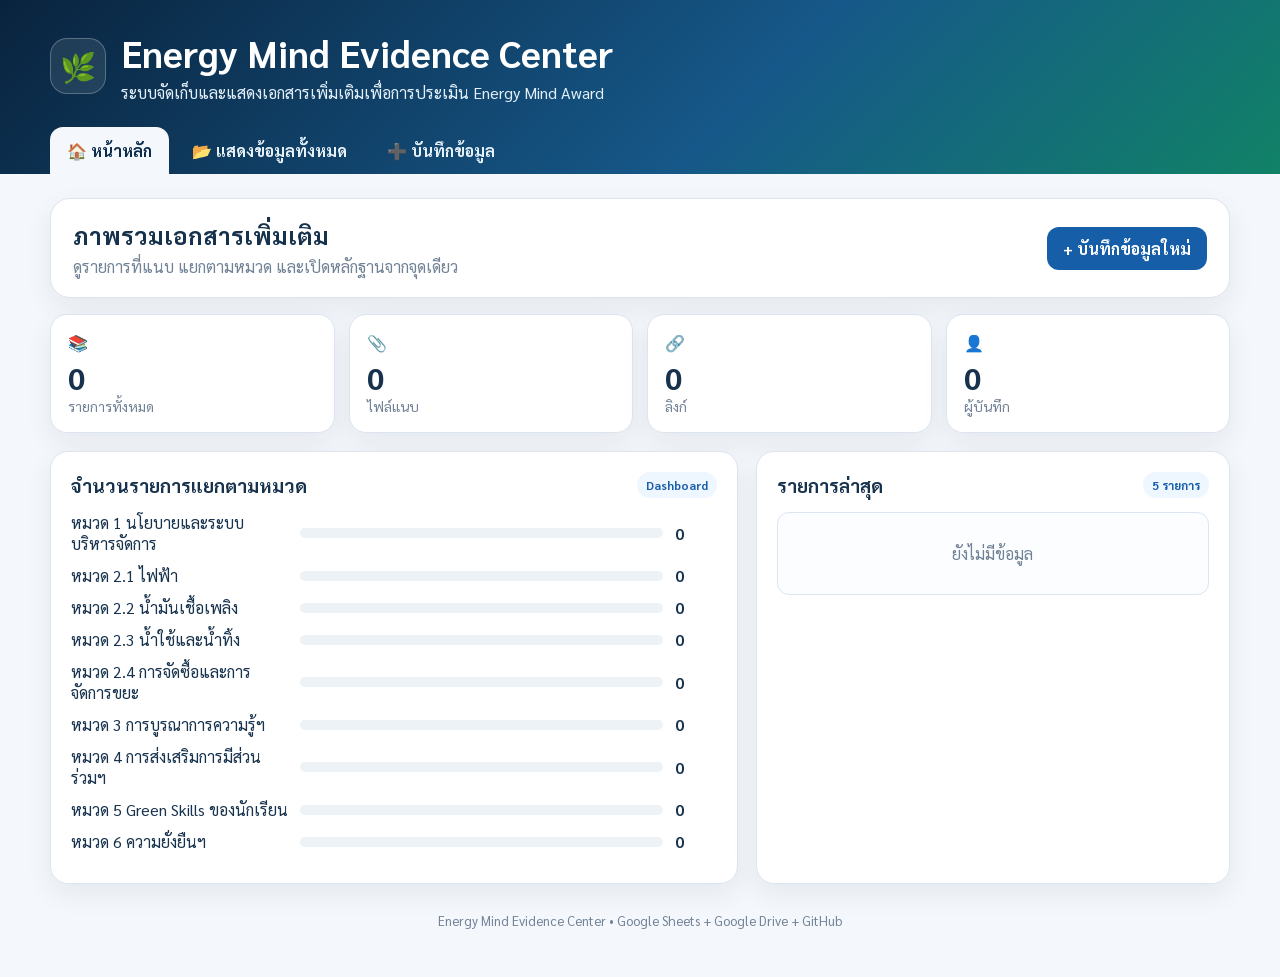
<file: energy-mind/index.html>
<!doctype html>
<html lang="th">
<head>
<meta charset="utf-8"><meta name="viewport" content="width=device-width,initial-scale=1">
<title>Energy Mind Evidence Center</title>
<link href="https://fonts.googleapis.com/css2?family=Sarabun:wght@400;500;600;700;800&display=swap" rel="stylesheet">
<style>
:root{--navy:#0c2b4b;--blue:#175ea8;--green:#118267;--bg:#f4f7fb;--card:#fff;--text:#17324d;--muted:#718296;--line:#dce5ee;--danger:#b42318}*{box-sizing:border-box}body{margin:0;font-family:Sarabun,sans-serif;background:var(--bg);color:var(--text)}button,input,select{font:inherit}.top{background:linear-gradient(135deg,#09233d,#165889 58%,#118267);color:#fff;padding:28px 20px 0}.wrap{max-width:1180px;margin:auto}.brand{display:flex;gap:15px;align-items:center}.mark{width:56px;height:56px;border:1px solid #ffffff40;background:#ffffff18;border-radius:17px;display:grid;place-items:center;font-size:29px}.brand h1{margin:0;font-size:clamp(24px,4vw,37px)}.brand p{margin:5px 0 0;color:#e3f0f9}.tabs{display:flex;gap:6px;margin-top:24px;overflow:auto}.tabs button{border:0;background:transparent;color:#e7f1f8;padding:13px 17px;border-radius:13px 13px 0 0;font-weight:700;white-space:nowrap;cursor:pointer}.tabs button.on{background:var(--bg);color:var(--navy)}main{padding:24px 20px 48px}.page{display:none}.page.on{display:block}.hero,.panel,.stat{background:var(--card);border:1px solid var(--line);box-shadow:0 10px 28px rgba(25,52,80,.07)}.hero{border-radius:20px;padding:20px 22px;display:flex;justify-content:space-between;gap:18px;align-items:center}.hero h2,.panel h3{margin:0}.hero p{margin:5px 0 0;color:var(--muted)}.btn{border:0;border-radius:12px;padding:11px 16px;font-weight:700;cursor:pointer}.primary{background:var(--blue);color:#fff}.ghost{background:#e8eef5;color:#35506c}.stats{display:grid;grid-template-columns:repeat(4,1fr);gap:14px;margin-top:16px}.stat{border-radius:17px;padding:17px}.stat .n{font-size:30px;font-weight:800;margin-top:5px}.stat .l{color:var(--muted);font-size:14px}.grid{display:grid;grid-template-columns:1.45fr 1fr;gap:18px;margin-top:18px}.panel{border-radius:18px;padding:20px}.head{display:flex;justify-content:space-between;align-items:center;gap:12px;margin-bottom:14px}.chip{font-size:12px;font-weight:700;color:var(--blue);background:#eef6ff;padding:5px 9px;border-radius:999px}.barrow{display:grid;grid-template-columns:minmax(170px,1.2fr) 2fr 42px;gap:12px;align-items:center;margin:11px 0}.bar{height:10px;background:#edf2f6;border-radius:999px;overflow:hidden}.bar span{height:100%;display:block;background:linear-gradient(90deg,var(--blue),#20a37b);border-radius:999px}.latest{display:grid;gap:9px}.latest>div{border:1px solid var(--line);border-radius:12px;padding:11px;background:#fbfdff}.latest b{display:block;font-size:14px}.latest small{color:var(--muted)}.tools{display:flex;gap:9px;flex-wrap:wrap;margin-bottom:13px}.tools input,.tools select,.field input,.field select{min-height:44px;border:1px solid #cbd8e3;border-radius:11px;padding:10px 12px;background:#fff}.tools input{flex:1;min-width:220px}.tablewrap{overflow:auto;border:1px solid var(--line);border-radius:13px}table{width:100%;border-collapse:collapse;min-width:850px}th,td{padding:11px 12px;border-bottom:1px solid var(--line);text-align:left;vertical-align:middle}th{background:#f8fbfe;font-size:13px}.kind{display:inline-flex;padding:5px 8px;border-radius:999px;background:#e9f7f1;color:#087255;font-size:12px;font-weight:700}.open{display:inline-block;text-decoration:none;background:#0f766e;color:#fff;padding:7px 10px;border-radius:9px;font-size:13px}.empty{text-align:center;color:var(--muted);padding:30px!important}.form{max-width:760px;display:grid;gap:15px}.field label{display:block;font-weight:700;margin-bottom:6px}.field small{display:block;color:var(--muted);margin-top:5px}.drop{border:2px dashed #b9cad9;border-radius:15px;padding:19px;background:#f9fcff}.msg{display:none;border-radius:12px;padding:12px 13px;font-weight:600}.msg.show{display:block}.ok{background:#dcfce7;color:#166534}.err{background:#fee2e2;color:#991b1b}.setup{border:1px solid #fed7aa;background:#fff7ed;border-radius:14px;padding:14px;margin-bottom:15px}.setup h4{margin:0 0 7px}.setup .row{display:flex;gap:8px;flex-wrap:wrap}.setup input{flex:1;min-width:260px;min-height:43px;border:1px solid #e4b980;border-radius:10px;padding:9px 11px}.footer{text-align:center;color:var(--muted);font-size:13px;padding-top:28px}@media(max-width:880px){.stats{grid-template-columns:repeat(2,1fr)}.grid{grid-template-columns:1fr}.hero{align-items:flex-start;flex-direction:column}}@media(max-width:540px){.stats{grid-template-columns:1fr}.barrow{grid-template-columns:1fr}.brand{align-items:flex-start}}
</style>
</head>
<body>
<header class="top"><div class="wrap"><div class="brand"><div class="mark">🌿</div><div><h1>Energy Mind Evidence Center</h1><p>ระบบจัดเก็บและแสดงเอกสารเพิ่มเติมเพื่อการประเมิน Energy Mind Award</p></div></div><nav class="tabs"><button class="on" data-page="home">🏠 หน้าหลัก</button><button data-page="list">📂 แสดงข้อมูลทั้งหมด</button><button data-page="add">➕ บันทึกข้อมูล</button></nav></div></header>
<main><div class="wrap">
<section id="home" class="page on"><div class="hero"><div><h2>ภาพรวมเอกสารเพิ่มเติม</h2><p>ดูรายการที่แนบ แยกตามหมวด และเปิดหลักฐานจากจุดเดียว</p></div><button class="btn primary" onclick="go('add')">+ บันทึกข้อมูลใหม่</button></div><div class="stats"><div class="stat">📚<div class="n" id="total">0</div><div class="l">รายการทั้งหมด</div></div><div class="stat">📎<div class="n" id="files">0</div><div class="l">ไฟล์แนบ</div></div><div class="stat">🔗<div class="n" id="links">0</div><div class="l">ลิงก์</div></div><div class="stat">👤<div class="n" id="users">0</div><div class="l">ผู้บันทึก</div></div></div><div class="grid"><div class="panel"><div class="head"><h3>จำนวนรายการแยกตามหมวด</h3><span class="chip">Dashboard</span></div><div id="bars"></div></div><div class="panel"><div class="head"><h3>รายการล่าสุด</h3><span class="chip">5 รายการ</span></div><div id="latest" class="latest"></div></div></div></section>
<section id="list" class="page"><div class="panel"><div class="head"><div><h3>ข้อมูลทั้งหมด</h3><small style="color:var(--muted)">ค้นหา กรอง และเปิดเอกสาร</small></div><button class="btn primary" onclick="go('add')">+ เพิ่มรายการ</button></div><div class="tools"><input id="q" placeholder="ค้นหาหมวด ผู้บันทึก หรือชื่อไฟล์"><select id="catFilter"><option value="">ทุกหมวด</option></select><select id="typeFilter"><option value="">ทุกประเภท</option><option>ไฟล์</option><option>ลิงก์</option></select></div><div class="tablewrap"><table><thead><tr><th>#</th><th>หมวด</th><th>ผู้บันทึก</th><th>วันที่</th><th>เวลา</th><th>ประเภท</th><th>ชื่อไฟล์/ลิงก์</th><th>เปิด</th></tr></thead><tbody id="tbody"></tbody></table></div></div></section>
<section id="add" class="page"><div class="panel"><div class="head"><div><h3>บันทึกข้อมูล</h3><small style="color:var(--muted)">แนบไฟล์หรือวางลิงก์อย่างใดอย่างหนึ่ง</small></div></div><div id="setup" class="setup"><h4>เชื่อมระบบครั้งแรก</h4><div>วาง URL ของ Google Apps Script Web App ที่ลงท้ายด้วย <b>/exec</b> ระบบจะจำไว้ในเบราว์เซอร์นี้</div><div class="row" style="margin-top:9px"><input id="apiInput" placeholder="https://script.google.com/macros/s/.../exec"><button class="btn primary" onclick="saveApi()">เชื่อมระบบ</button></div></div><form id="form" class="form"><div class="field"><label>หมวด</label><select id="category" required></select></div><div class="field"><label>ผู้บันทึก</label><input id="recorder" required placeholder="ชื่อผู้บันทึก"></div><div class="field"><label>วัน/เดือน/ปี และเวลา</label><input id="clock" readonly><small>ระบบบันทึกเวลาประเทศไทยให้อัตโนมัติ</small></div><div class="field"><label>ไฟล์แนบ</label><div class="drop"><input id="file" type="file"><small>ขนาดไม่เกิน 10 MB</small></div></div><div class="field"><label>หรือลิงก์</label><input id="url" type="url" placeholder="https://..."></div><div><button class="btn primary" type="submit">💾 บันทึกข้อมูล</button> <button class="btn ghost" type="reset">ล้างข้อมูล</button></div><div id="msg" class="msg"></div></form></div></section>
<div class="footer">Energy Mind Evidence Center • Google Sheets + Google Drive + GitHub</div></div></main>
<script>
const CATS=['หมวด 1 นโยบายและระบบบริหารจัดการ','หมวด 2.1 ไฟฟ้า','หมวด 2.2 น้ำมันเชื้อเพลิง','หมวด 2.3 น้ำใช้และน้ำทิ้ง','หมวด 2.4 การจัดซื้อและการจัดการขยะ','หมวด 3 การบูรณาการความรู้ฯ','หมวด 4 การส่งเสริมการมีส่วนร่วมฯ','หมวด 5 Green Skills ของนักเรียน','หมวด 6 ความยั่งยืนฯ'];let data=[];const $=s=>document.querySelector(s);let API=localStorage.getItem('energyMindApi')||'';
function init(){CATS.forEach(c=>{$('#category').add(new Option(c,c));$('#catFilter').add(new Option(c,c))});document.querySelectorAll('.tabs button').forEach(b=>b.onclick=()=>go(b.dataset.page));$('#q').oninput=table;$('#catFilter').onchange=table;$('#typeFilter').onchange=table;$('#form').onsubmit=submit;tick();setInterval(tick,30000);updateSetup();if(API)load();else render()}
function go(id){document.querySelectorAll('.page').forEach(x=>x.classList.remove('on'));document.querySelectorAll('.tabs button').forEach(x=>x.classList.remove('on'));$('#'+id).classList.add('on');document.querySelector(`[data-page="${id}"]`).classList.add('on');if(API&&id!=='add')load();scrollTo({top:0,behavior:'smooth'})}
function tick(){$('#clock').value=new Date().toLocaleString('th-TH',{dateStyle:'long',timeStyle:'medium',timeZone:'Asia/Bangkok'})}
function updateSetup(){$('#setup').style.display=API?'none':'block';if(API)$('#apiInput').value=API}
function saveApi(){const v=$('#apiInput').value.trim();if(!/^https:\/\/script\.google\.com\/macros\/s\/.+\/exec$/.test(v)){alert('URL ไม่ถูกต้อง กรุณาใช้ Web App URL ที่ลงท้าย /exec');return}API=v;localStorage.setItem('energyMindApi',API);updateSetup();load();alert('เชื่อมระบบแล้ว')}
function load(){const cb='emcb'+Date.now(),s=document.createElement('script');window[cb]=r=>{data=(r&&r.records)||[];render();delete window[cb];s.remove()};s.src=API+'?action=list&callback='+cb+'&t='+Date.now();s.onerror=()=>message('เชื่อมฐานข้อมูลไม่สำเร็จ','err');document.body.appendChild(s)}
function render(){dashboard();table()}
function dashboard(){$('#total').textContent=data.length;$('#files').textContent=data.filter(x=>x.type==='ไฟล์').length;$('#links').textContent=data.filter(x=>x.type==='ลิงก์').length;$('#users').textContent=new Set(data.map(x=>x.recorder).filter(Boolean)).size;const counts=Object.fromEntries(CATS.map(c=>[c,0]));data.forEach(x=>counts[x.category]=(counts[x.category]||0)+1);const m=Math.max(1,...Object.values(counts));$('#bars').innerHTML=CATS.map(c=>`<div class="barrow"><div>${e(c)}</div><div class="bar"><span style="width:${counts[c]/m*100}%"></span></div><b>${counts[c]}</b></div>`).join('');const recent=[...data].slice(-5).reverse();$('#latest').innerHTML=recent.length?recent.map(x=>`<div><b>${e(x.category)}</b><small>${e(x.recorder)} • ${e(x.date)} ${e(x.time)}</small></div>`).join(''):'<div class="empty">ยังไม่มีข้อมูล</div>'}
function table(){const q=$('#q').value.toLowerCase(),c=$('#catFilter').value,t=$('#typeFilter').value;const a=data.filter(x=>(!c||x.category===c)&&(!t||x.type===t)&&(!q||[x.category,x.recorder,x.name].join(' ').toLowerCase().includes(q))).reverse();$('#tbody').innerHTML=a.length?a.map((x,i)=>`<tr><td>${i+1}</td><td>${e(x.category)}</td><td>${e(x.recorder)}</td><td>${e(x.date)}</td><td>${e(x.time)}</td><td><span class="kind">${e(x.type)}</span></td><td>${e(x.name)}</td><td>${x.url?`<a class="open" target="_blank" rel="noopener" href="${ea(x.url)}">เปิด</a>`:'-'}</td></tr>`).join(''):'<tr><td colspan="8" class="empty">ยังไม่มีข้อมูล</td></tr>'}
async function submit(ev){ev.preventDefault();if(!API){message('กรุณาเชื่อม Google Apps Script ก่อน','err');return}const f=$('#file').files[0],u=$('#url').value.trim();if(!f&&!u){message('กรุณาแนบไฟล์หรือวางลิงก์','err');return}if(f&&u){message('กรุณาเลือกไฟล์หรือลิงก์อย่างใดอย่างหนึ่ง','err');return}const p=new URLSearchParams();p.set('action','add');p.set('category',$('#category').value);p.set('recorder',$('#recorder').value.trim());if(f){if(f.size>10*1024*1024){message('ไฟล์เกิน 10 MB','err');return}p.set('type','ไฟล์');p.set('name',f.name);p.set('mimeType',f.type||'application/octet-stream');p.set('fileData',await b64(f))}else{p.set('type','ลิงก์');p.set('name',u);p.set('url',u)}message('กำลังบันทึก...','ok');try{await fetch(API,{method:'POST',mode:'no-cors',headers:{'Content-Type':'application/x-www-form-urlencoded;charset=UTF-8'},body:p.toString()});message('บันทึกแล้ว กำลังโหลดข้อมูลล่าสุด','ok');ev.target.reset();tick();setTimeout(()=>{load();go('list')},1200)}catch(err){message('บันทึกไม่สำเร็จ','err')}}
function b64(f){return new Promise((res,rej)=>{const r=new FileReader();r.onload=()=>res(String(r.result).split(',')[1]);r.onerror=rej;r.readAsDataURL(f)})}function message(x,k){const m=$('#msg');m.textContent=x;m.className='msg show '+k}function e(v){return String(v??'').replace(/[&<>"']/g,m=>({'&':'&amp;','<':'&lt;','>':'&gt;','"':'&quot;',"'":'&#39;'}[m]))}function ea(v){return e(v).replace(/`/g,'&#96;')}init();
</script>
</body></html>
</file>
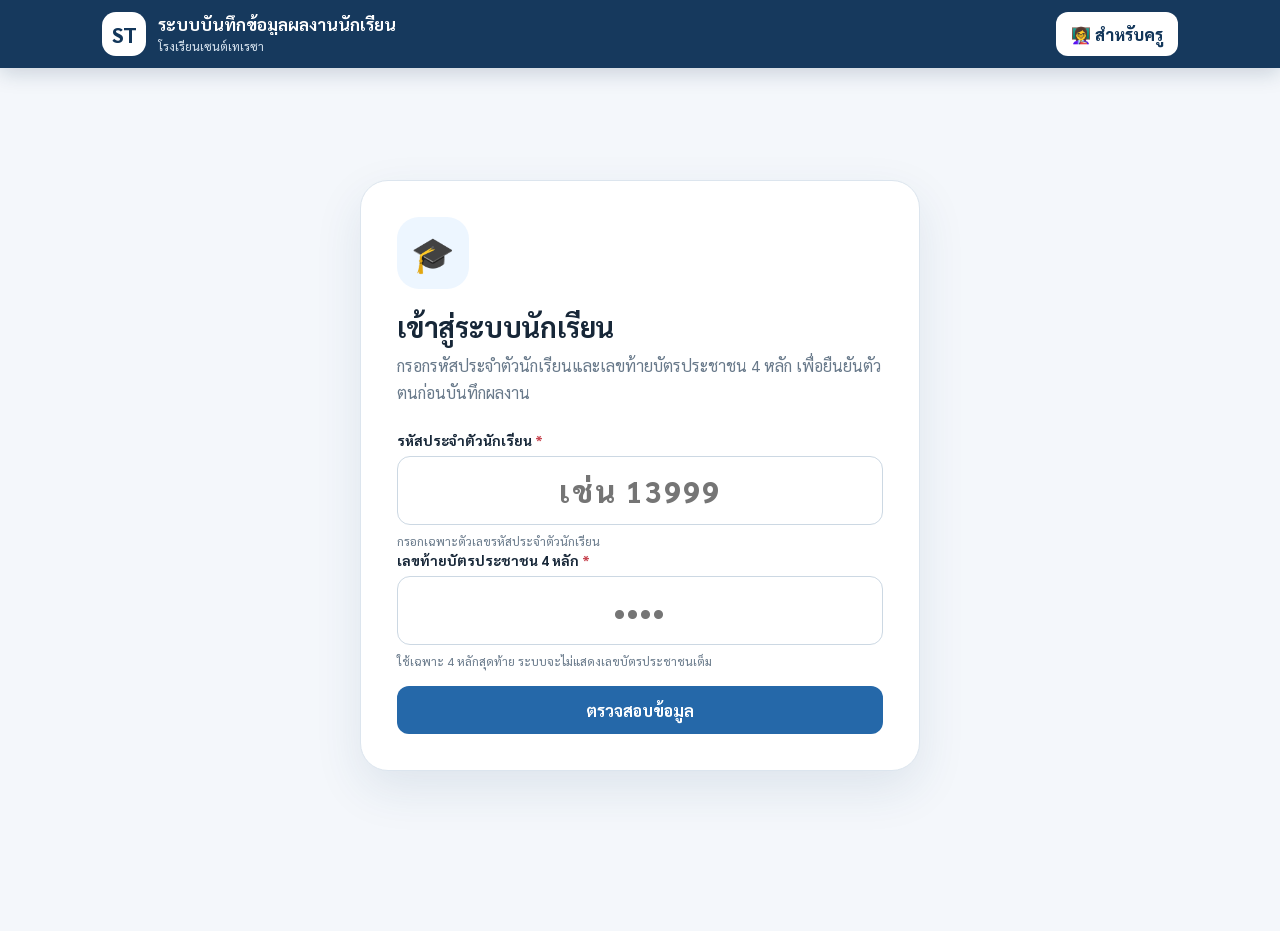
<file: tcas-portfolio/index.html>
<!DOCTYPE html>
<html lang="th">
<head>
  <meta charset="UTF-8">
  <meta name="viewport" content="width=device-width, initial-scale=1, viewport-fit=cover">
  <meta name="theme-color" content="#12365a">
  <meta http-equiv="Cache-Control" content="no-cache, no-store, must-revalidate">
  <meta http-equiv="Pragma" content="no-cache">
  <meta http-equiv="Expires" content="0">
  <meta name="description" content="ระบบบันทึกกิจกรรม รางวัล โครงงาน และหลักสูตรของนักเรียน">
  <title>ระบบบันทึกข้อมูลผลงานนักเรียน</title>
  <link rel="preconnect" href="https://fonts.googleapis.com">
  <link rel="preconnect" href="https://fonts.gstatic.com" crossorigin>
  <link href="https://fonts.googleapis.com/css2?family=Sarabun:wght@400;500;600;700;800&display=swap" rel="stylesheet">
  <link rel="stylesheet" href="styles.css?v=20260813-student-tcas-guide">
  <link rel="stylesheet" href="teacher.css?v=20260813-shared-teacher-stability">
</head>
<body>
<header class="topbar">
  <div class="topbar-inner">
    <div class="brand">
      <div class="brand-mark">ST</div>
      <div><h1 id="brandTitle">ระบบบันทึกข้อมูลผลงานนักเรียน</h1><p id="brandSchool">โรงเรียนเซนต์เทเรซา</p></div>
    </div>
    <div style="display:flex;gap:8px;align-items:center">
      <button id="teacherEntryBtn" class="teacher-entry" type="button">👩‍🏫 สำหรับครู</button>
      <button id="logoutBtn" class="ghost-top hidden" type="button">ออกจากระบบ</button>
    </div>
  </div>
</header>

<main class="shell">
<section id="setupView" class="view center-view hidden"><div class="auth-card"><div class="hero-icon">⚙️</div><h2>ตั้งค่าการเชื่อมต่อครั้งแรก</h2><p class="lead">เว็บ GitHub Pages พร้อมแล้ว แต่ต้องเชื่อมกับ Google Apps Script Web App ก่อน จึงจะค้นหานักเรียนและบันทึกลง Google Sheet ได้</p><div class="field"><label>Apps Script Web App URL</label><input id="backendInput" type="url" placeholder="https://script.google.com/macros/s/.../exec"></div><div id="setupError" class="error hidden"></div><button id="saveBackendBtn" class="btn btn-primary btn-block" type="button">บันทึกการเชื่อมต่อ</button><div class="config-box hint">สำหรับผู้ดูแลระบบเท่านั้น หลังตั้งค่าแล้ว URL จะถูกเก็บในเบราว์เซอร์เครื่องนี้</div></div></section>

<section id="loginView" class="view center-view hidden"><div class="auth-card"><div class="hero-icon">🎓</div><h2>เข้าสู่ระบบนักเรียน</h2><p class="lead">กรอกรหัสประจำตัวนักเรียนและเลขท้ายบัตรประชาชน 4 หลัก เพื่อยืนยันตัวตนก่อนบันทึกผลงาน</p><form id="loginForm"><div class="field"><label>รหัสประจำตัวนักเรียน <span class="required">*</span></label><input id="studentCode" class="student-code" inputmode="numeric" autocomplete="username" maxlength="10" required placeholder="เช่น 13999"><div class="hint">กรอกเฉพาะตัวเลขรหัสประจำตัวนักเรียน</div></div><div class="field"><label>เลขท้ายบัตรประชาชน 4 หลัก <span class="required">*</span></label><input id="citizenLast4" class="student-code" type="password" inputmode="numeric" autocomplete="current-password" minlength="4" maxlength="4" pattern="[0-9]{4}" required placeholder="••••"><div class="hint">ใช้เฉพาะ 4 หลักสุดท้าย ระบบจะไม่แสดงเลขบัตรประชาชนเต็ม</div></div><div id="loginError" class="error hidden"></div><button class="btn btn-primary btn-block" type="submit">ตรวจสอบข้อมูล</button></form></div></section>

<section id="confirmView" class="view center-view hidden"><div class="identity-card"><div class="identity-head"><div class="avatar">👤</div><div><div id="confirmName" class="identity-name">-</div><div class="identity-sub">กรุณาตรวจสอบว่าข้อมูลนี้เป็นของคุณ</div></div></div><div class="identity-grid"><div class="info-box"><div class="info-label">รหัสประจำตัวนักเรียน</div><div id="confirmStudentId" class="info-value">-</div></div><div class="info-box"><div class="info-label">ชั้น / ห้อง</div><div id="confirmClass" class="info-value">-</div></div></div><div class="field"><label for="confirmEmail">อีเมลสำหรับรับแจ้งผล <span class="required">*</span></label><input id="confirmEmail" type="email" inputmode="email" autocomplete="email" maxlength="254" required placeholder="student@example.com"><div class="hint">กรอกอีเมลที่ใช้งานได้จริง ระบบจะใช้แจ้งผลตรวจจากครู</div><div id="confirmEmailError" class="error hidden"></div></div><div class="notice">ระบบยืนยันตัวตนแล้วและจะไม่ส่งเลขบัตรประชาชน 13 หลักกลับมายังเบราว์เซอร์</div><div class="action-row"><button id="wrongBtn" class="btn btn-secondary" type="button">ไม่ใช่ข้อมูลของฉัน</button><button id="confirmBtn" class="btn btn-primary" type="button">บันทึกอีเมล · ดำเนินการต่อ</button></div></div></section>

<section id="dashboardView" class="view hidden"><div class="dashboard-head"><div><h2>บันทึกข้อมูลผลงาน</h2><p>เลือกประเภทข้อมูลที่ตรงกับผลงานของคุณ ระบบจะจัดเก็บตามโครงสร้างไฟล์ TCAS Verified แต่ละประเภทโดยอัตโนมัติ</p></div><div class="student-pill"><strong id="dashName">-</strong><span id="dashMeta">-</span></div></div><details class="student-guide"><summary><span>📘 คู่มือก่อนบันทึกผลงานตาม TCASFolio</span><small>กดเพื่ออ่านคำแนะนำ</small></summary><div class="student-guide-body"><div class="guide-block"><h3>เลือกประเภทให้ตรงกับผลงาน</h3><ul><li><strong>กิจกรรม</strong> — งานที่นักเรียนเข้าร่วมและระบุบทบาทของตนเอง</li><li><strong>รางวัล</strong> — ใช้เมื่อได้รับรางวัลหรือเกียรติบัตรจากความสามารถ</li><li><strong>โครงงาน</strong> — งานที่นักเรียนริเริ่มและลงมือทำเอง โดยโรงเรียนสนับสนุนหรือให้คำปรึกษา</li><li><strong>หลักสูตร / Certificate</strong> — การเรียนหรืออบรมที่มีการประเมินผ่าน–ไม่ผ่าน คะแนน หรือเกรด</li></ul></div><div class="guide-block"><h3>ระดับผลงาน</h3><div class="level-guide"><span><b>School (L1)</b> โรงเรียน/สถาบัน</span><span><b>Regional (L2)</b> จังหวัด/เขต/ภาค</span><span><b>National (L3)</b> ระดับชาติ</span><span><b>International (L4)</b> ระดับนานาชาติ</span></div></div><div class="guide-tip"><strong>ก่อนบันทึก:</strong> ใช้ข้อมูลจริง ระบุวันเริ่ม–สิ้นสุด ปีการศึกษา ชั่วโมงและค่าใช้จ่ายให้ครบเท่าที่มี หากเป็นกิจกรรมวันเดียวให้ใช้วันที่เดียวกันทั้งวันเริ่มและวันสิ้นสุด</div></div></details><h3 class="section-title">เลือกประเภทข้อมูล</h3><div class="type-grid"><button class="type-card" data-type="activity"><div class="type-icon">🏃</div><h3>กิจกรรม</h3><p>งานที่นักเรียนเข้าร่วม โดยโรงเรียนหรือกลุ่มกิจกรรมในโรงเรียนเป็นผู้จัด ระบุชื่อ รายละเอียด และบทบาทของตนเอง</p><span id="countActivity" class="count">0 รายการ</span></button><button class="type-card" data-type="prize"><div class="type-icon">🏆</div><h3>รางวัล</h3><p>รางวัลหรือเกียรติบัตรจากความสามารถที่โรงเรียนมอบให้ หรือโรงเรียนมีส่วนส่งเข้าประกวดในนามโรงเรียน</p><span id="countPrize" class="count">0 รายการ</span></button><button class="type-card" data-type="project"><div class="type-icon">💡</div><h3>โครงงาน</h3><p>งานที่นักเรียนริเริ่มและลงมือทำเอง อาจเป็นส่วนหนึ่งของวิชา โดยโรงเรียนสนับสนุนกระบวนการและให้คำปรึกษา</p><span id="countProject" class="count">0 รายการ</span></button><button class="type-card" data-type="course"><div class="type-icon">📜</div><h3>หลักสูตร / Certificate</h3><p>การเรียนหรืออบรมเพิ่มทักษะที่มีการประเมินผล เช่น MOOC หรือการเรียนล่วงหน้า ไม่รวมการอบรมทั่วไปช่วงสั้น</p><span id="countCourse" class="count">0 รายการ</span></button></div><h3 class="section-title">ข้อมูลที่ฉันบันทึก</h3><div class="panel"><div class="toolbar"><h3>รายการทั้งหมด</h3><button id="refreshBtn" class="btn btn-secondary" type="button">↻ อัปเดต</button></div><div id="recordsList" class="records"></div></div><div class="footer-note">ข้อมูลจะถูกบันทึกลง Google Sheet ของโรงเรียน และจัดเก็บแยกเป็น activities / prizes / projects / certs-courses</div></section>

<section id="formView" class="view hidden"><div class="form-shell"><div class="form-top"><button id="backBtn" class="back" type="button">←</button><div class="form-title"><h2 id="formHeading">บันทึกข้อมูล</h2><p id="formSubheading">-</p></div></div><div class="student-strip"><strong id="formStudentName">-</strong><span id="formStudentMeta">-</span></div><form id="entryForm" class="form-card"><div id="dynamicFields"></div><div class="form-actions"><button id="cancelBtn" class="btn btn-secondary" type="button">ยกเลิก</button><button class="btn btn-primary" type="submit">💾 บันทึกข้อมูล</button></div></form></div></section>

<!-- TEACHER LOGIN -->
<section id="teacherLoginView" class="view center-view hidden">
  <div class="auth-card teacher-login-card">
    <div class="hero-icon">👩‍🏫</div>
    <h2>ระบบตรวจสอบสำหรับครู</h2>
    <p class="lead">สำหรับครูตรวจสอบการส่งข้อมูลของนักเรียนแยกเป็นรายห้อง และดูรายละเอียดผลงานรายบุคคล</p>
    <form id="teacherLoginForm">
      <div class="field"><label>รหัสสำหรับครู <span class="required">*</span></label><input id="teacherCode" class="student-code" type="password" autocomplete="off" maxlength="32" required placeholder="•••••••••"><div class="hint">กรอกรหัสสำหรับครูที่ผู้ดูแลระบบกำหนด</div></div>
      <div id="teacherLoginError" class="error hidden"></div>
      <button class="btn btn-primary btn-block" type="submit">เข้าสู่หน้าตรวจสอบ</button>
      <button id="teacherBackStudentBtn" class="btn btn-secondary btn-block" type="button">← กลับหน้าสำหรับนักเรียน</button>
    </form>
  </div>
</section>

<!-- TEACHER DASHBOARD -->
<section id="teacherDashboardView" class="view hidden">
  <div class="teacher-dashboard">
    <div class="teacher-head">
      <div><h2>Dashboard ตรวจสอบการส่งข้อมูล</h2><p>เลือกห้องเพื่อดูว่านักเรียนส่งแล้วกี่คน ยังไม่ส่งกี่คน และตรวจสอบรายละเอียดรายบุคคล</p></div>
      <div class="teacher-actions"><button id="teacherRefreshBtn" class="btn btn-secondary" type="button">↻ อัปเดตข้อมูล</button><button id="teacherLogoutBtn" class="btn btn-secondary" type="button">ออกจากโหมดครู</button></div>
    </div>

    <div class="teacher-stats">
      <div class="teacher-stat"><div id="teacherTotal" class="value">0</div><div class="label">นักเรียนทั้งหมด · <span id="teacherScopeLabel">ทุกห้อง</span></div></div>
      <div class="teacher-stat"><div id="teacherSent" class="value">0</div><div class="label">ส่งข้อมูลแล้ว</div></div>
      <div class="teacher-stat"><div id="teacherNotSent" class="value">0</div><div class="label">ยังไม่ส่งข้อมูล</div></div>
      <div class="teacher-stat"><div id="teacherRecords" class="value">0</div><div class="label">รายการผลงานทั้งหมด</div></div>
    </div>

    <div class="panel">
      <div class="toolbar"><h3>เลือกห้องเรียน</h3><span class="hint">กดที่ห้องเพื่อกรองรายชื่อ</span></div>
      <div id="teacherRoomGrid" class="room-grid"></div>
    </div>

    <h3 class="section-title">รายชื่อนักเรียน <span id="teacherResultCount" class="count">0 คน</span></h3>
    <div class="teacher-filterbar">
      <input id="teacherSearch" type="search" placeholder="ค้นหารหัสนักเรียน ชื่อ หรือนามสกุล">
      <select id="teacherStatus"><option value="all">ทุกสถานะ</option><option value="pending">รอตรวจ</option><option value="resubmitted">ส่งแก้ไขแล้ว</option><option value="needs_revision">รอนักเรียนแก้ไข</option><option value="approved">ตรวจครบแล้ว</option><option value="sent">มีผลงาน</option><option value="none">ยังไม่ส่ง</option></select>
      <select id="teacherType"><option value="all">ทุกประเภท</option><option value="activity">มีกิจกรรม</option><option value="prize">มีรางวัล</option><option value="project">มีโครงงาน</option><option value="course">มีหลักสูตร / Certificate</option></select>
    </div>

    <div class="teacher-table-wrap">
      <table class="teacher-table">
        <thead><tr><th>นักเรียน</th><th>สถานะ</th><th>จำนวน</th><th>แยกตามประเภท</th><th>รายละเอียด</th></tr></thead>
        <tbody id="teacherStudentRows"></tbody>
      </table>
    </div>
  </div>
</section>

<!-- TEACHER STUDENT DETAIL -->
<section id="teacherDetailView" class="view hidden">
  <div class="teacher-detail-shell">
    <div class="teacher-detail-head"><button id="teacherDetailBackBtn" class="back" type="button">←</button><div><h2>รายละเอียดข้อมูลนักเรียน</h2><div class="hint">ตรวจสอบข้อมูลที่นักเรียนบันทึกไว้ทั้ง 4 ประเภท</div></div></div>
    <div class="teacher-detail-student"><strong id="teacherDetailName">-</strong><div id="teacherDetailMeta">-</div></div>
    <div id="teacherRecordList" class="teacher-record-list"></div>
  </div>
</section>
</main>

<div id="loader" class="loader"><div class="spinner"></div></div>
<div id="toast" class="toast"></div>
<iframe id="postFrame" name="postFrame" class="hidden" title="data-submit"></iframe>
<form id="postForm" class="hidden" method="post" target="postFrame"><input name="action"><input name="payload"><input name="origin"></form>

<script>
window.TCAS_CONFIG = {
  apiUrl: 'https://script.google.com/macros/s/AKfycbyvEgrNa4g3puQ5AasQdpqCN295_Gcr1f1j3gcVrEkx_VH_q0r1pr7LTqYdQiHfYqR2/exec',
  appName: 'ระบบบันทึกข้อมูลผลงานนักเรียน',
  schoolName: 'โรงเรียนเซนต์เทเรซา',
  academicYear: '2569'
};
</script>
<script src="app.js?v=20260813-student-tcas-guide"></script>
<script src="teacher.js?v=20260813-shared-teacher-stability"></script>
</body>
</html>
</file>
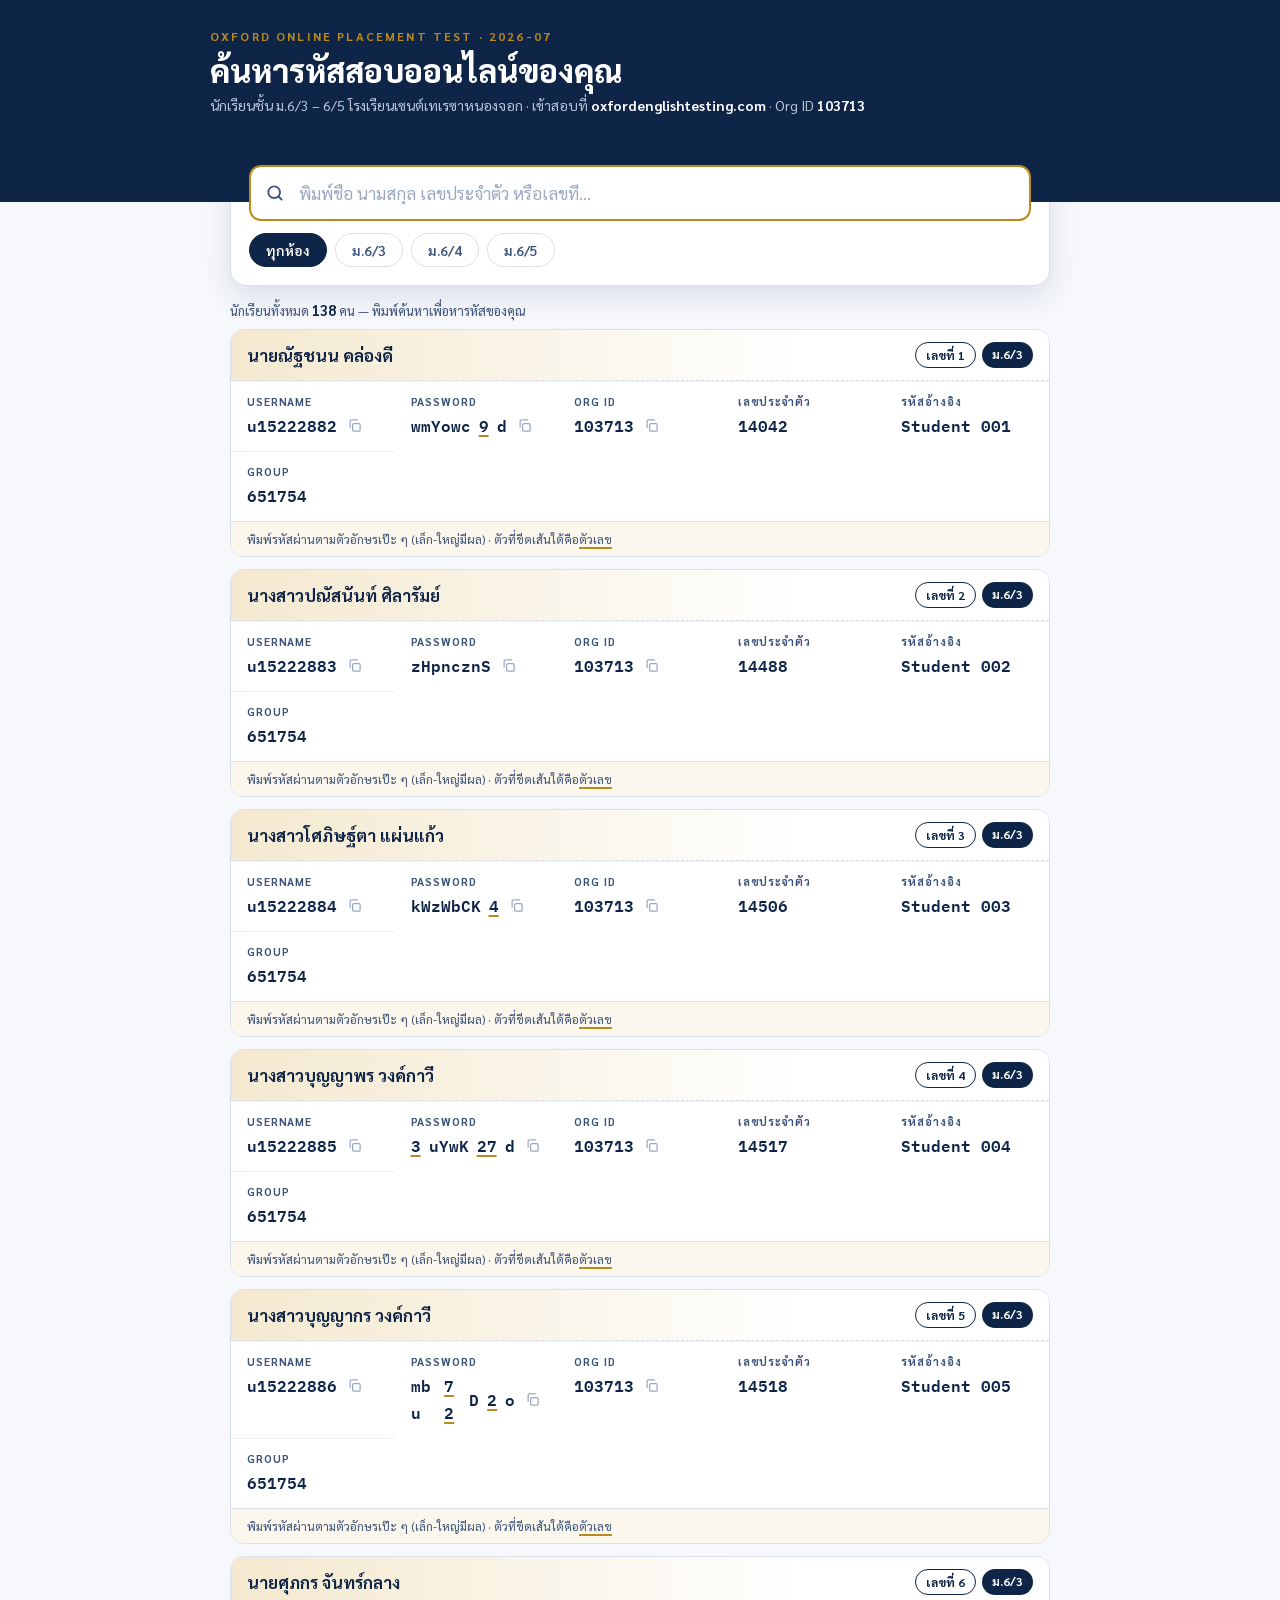
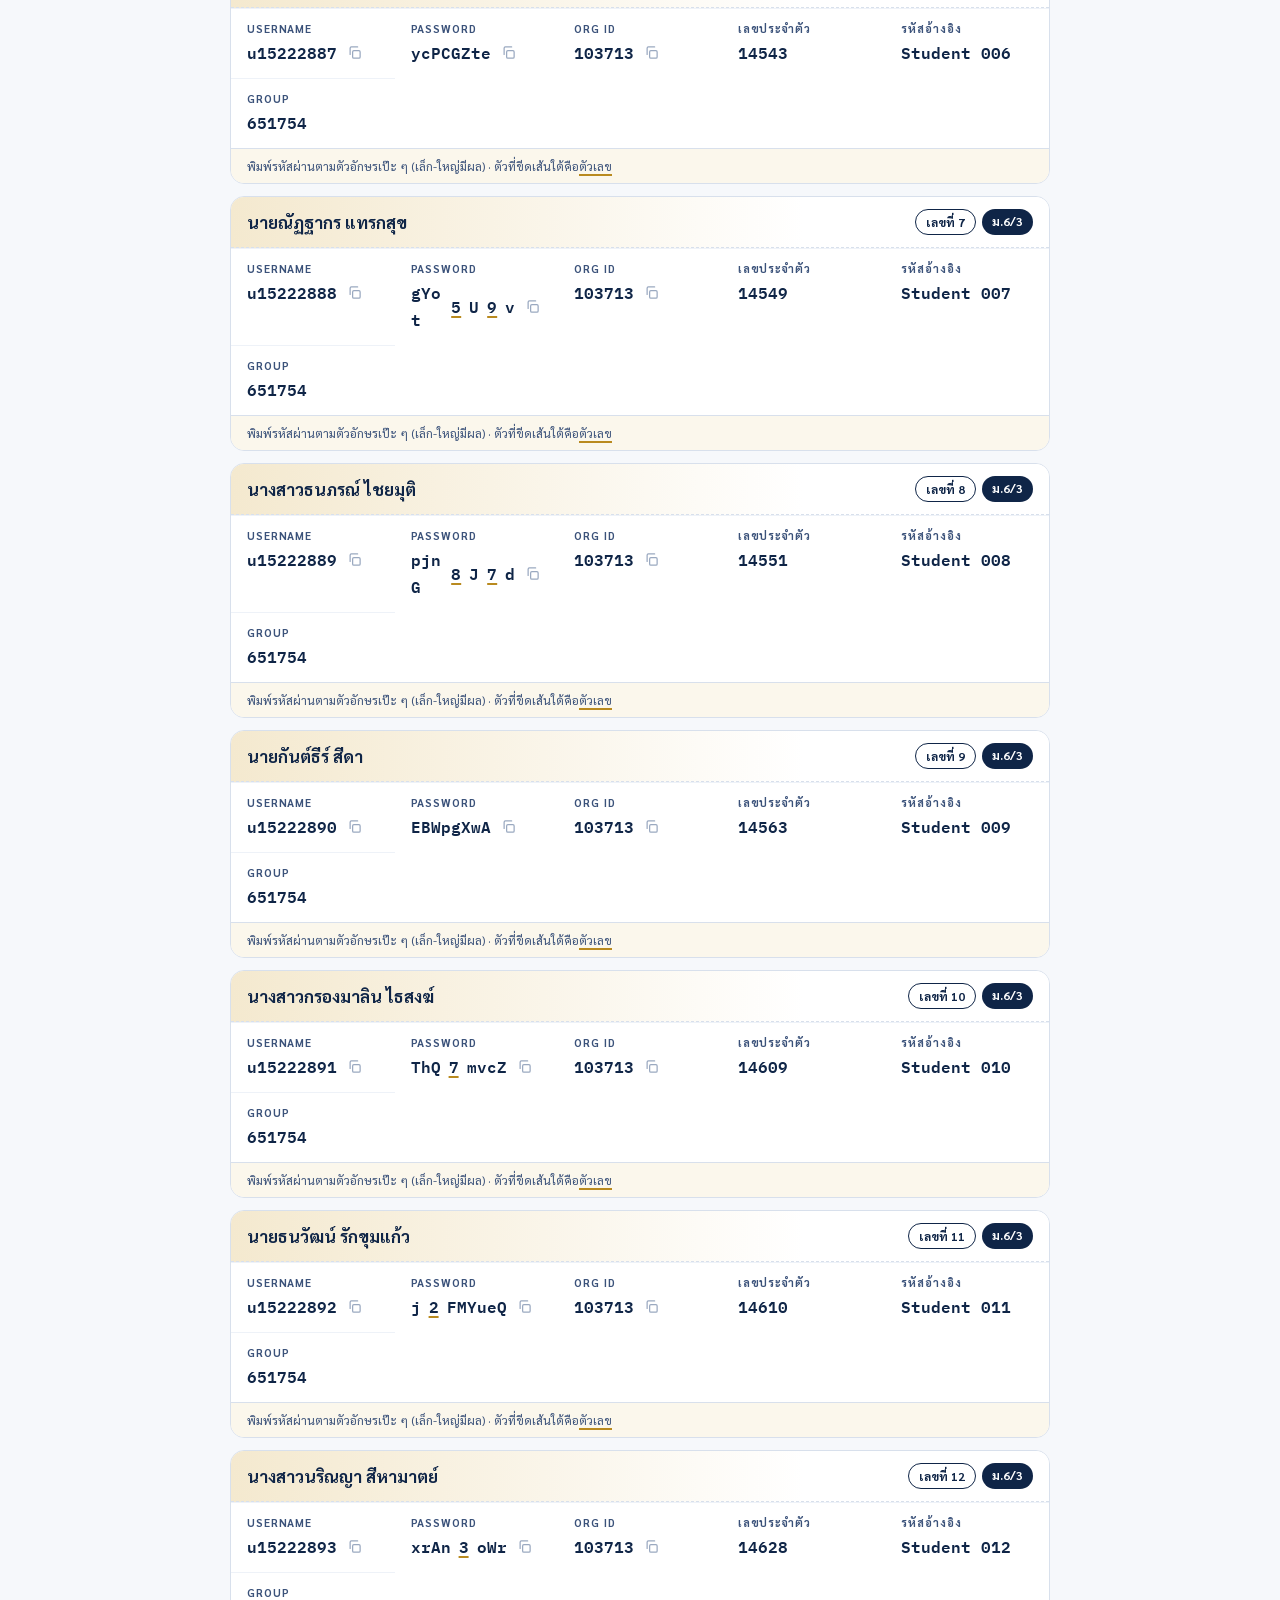
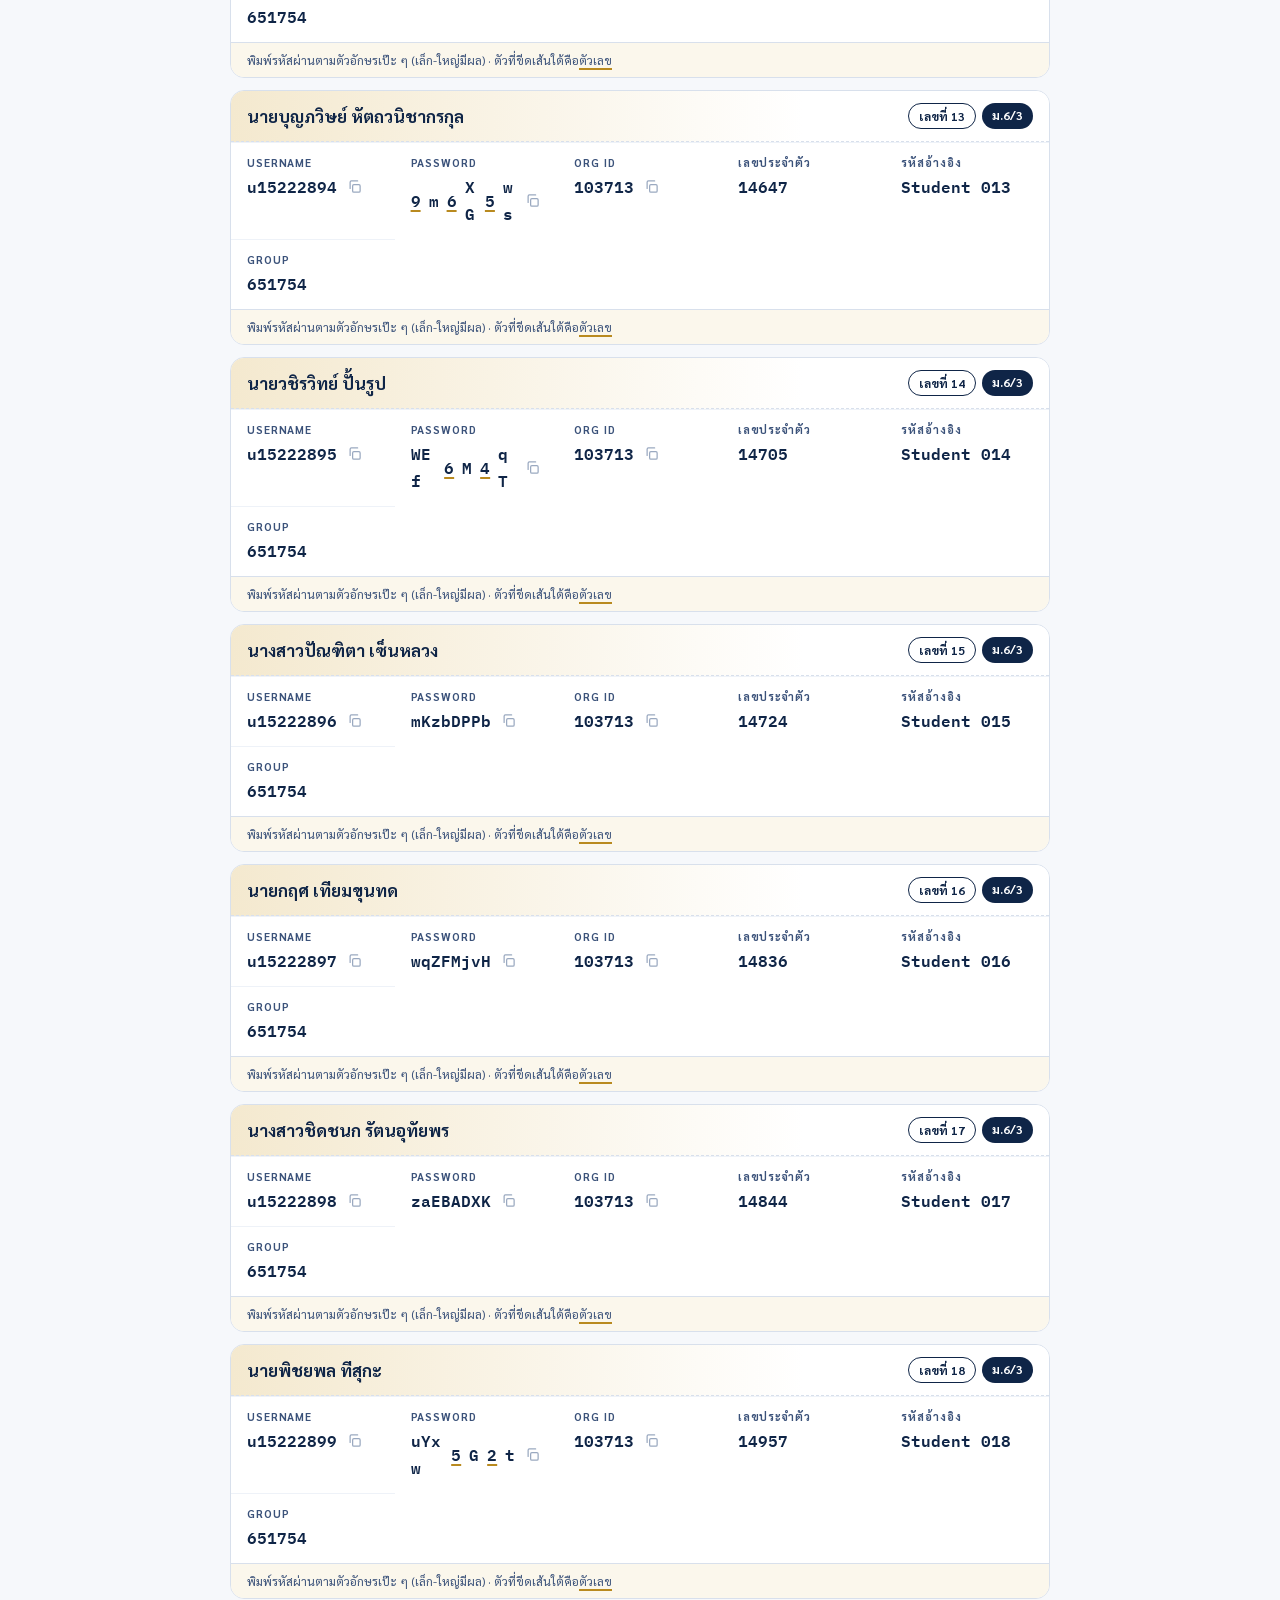
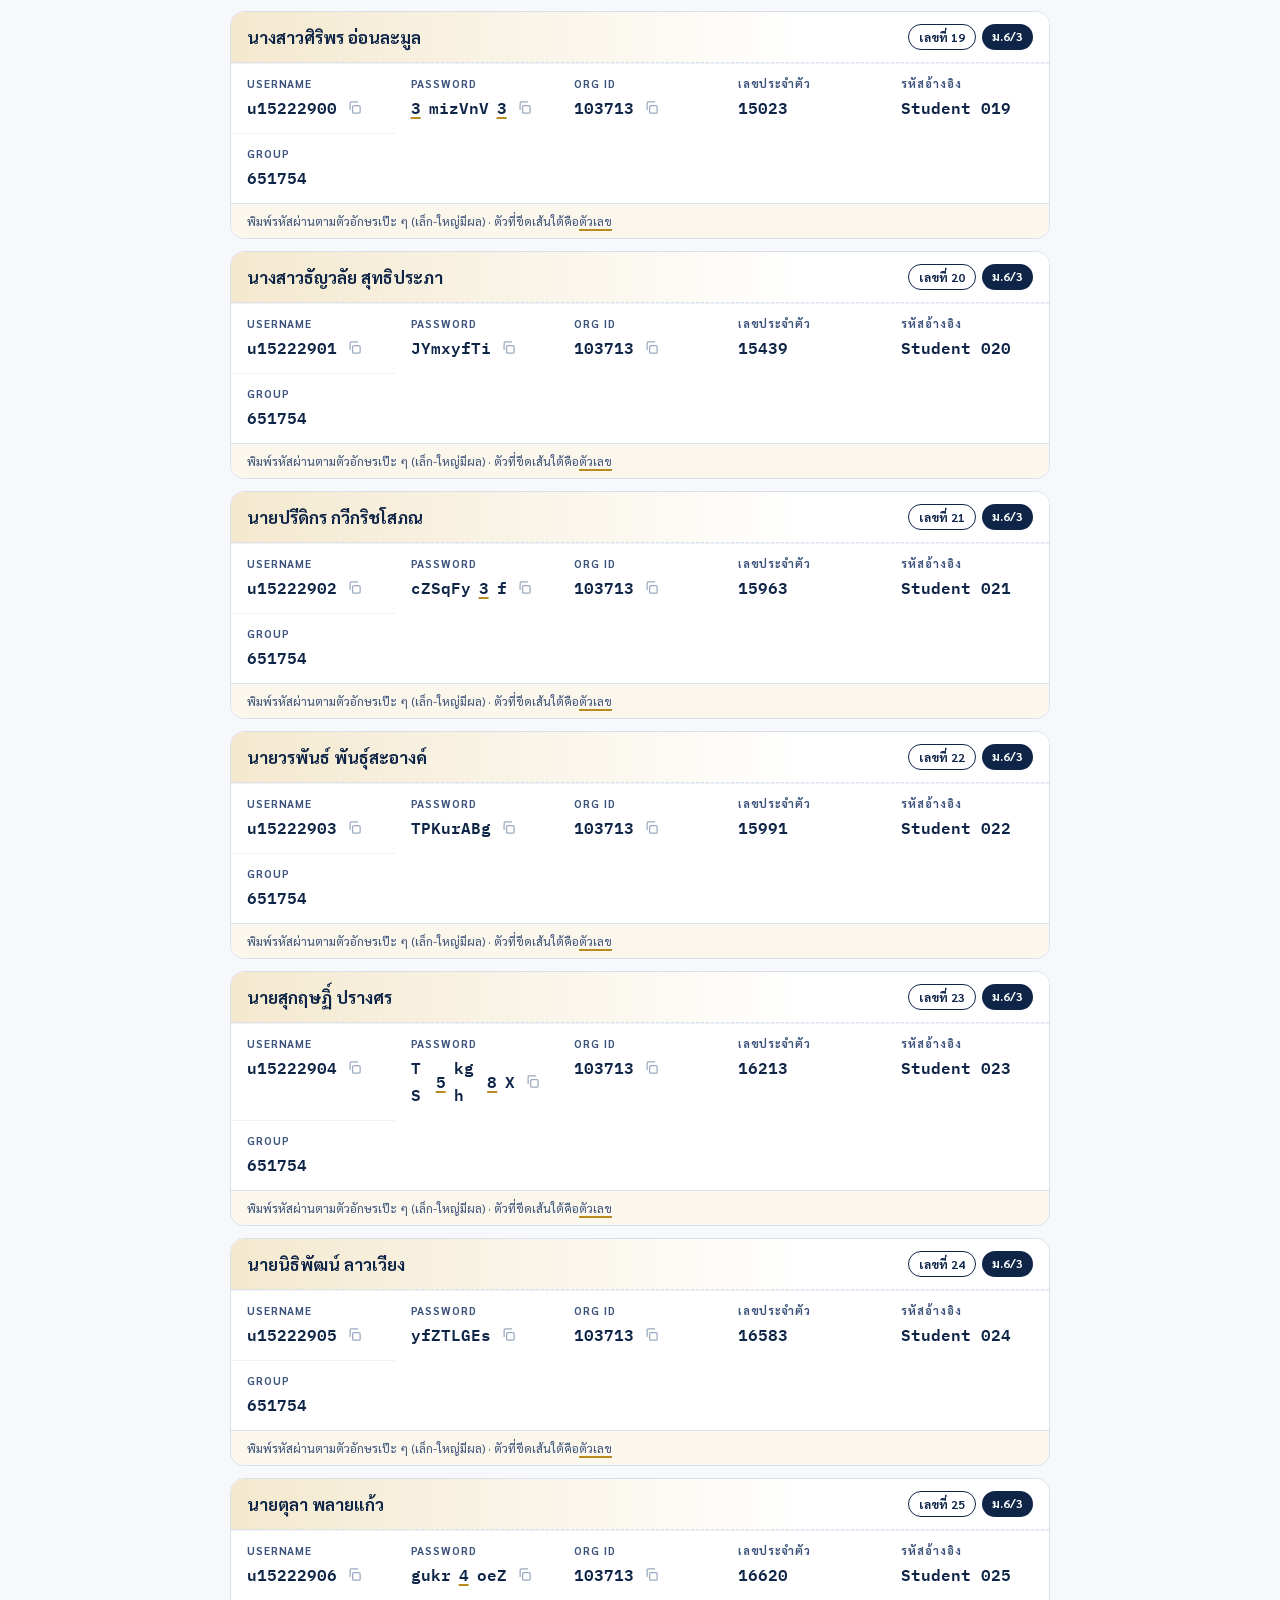
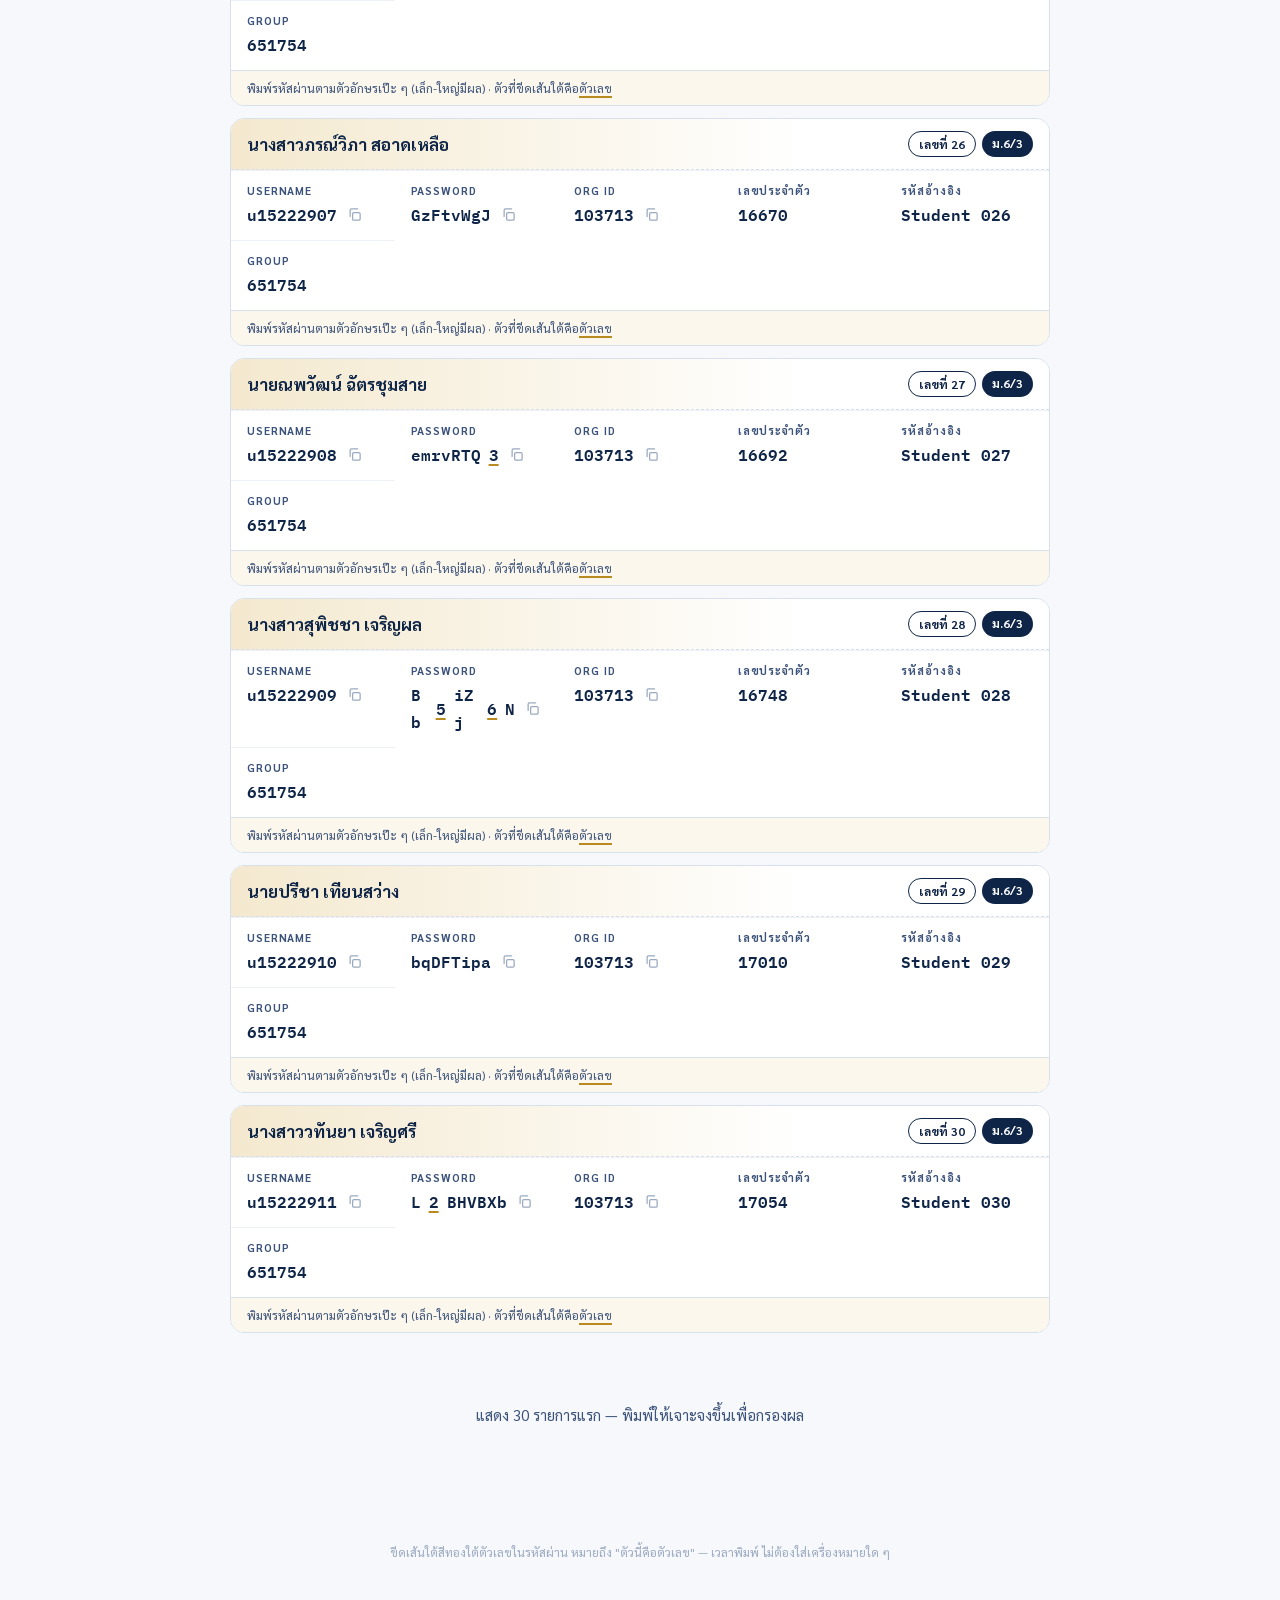
<file: index.html.html>
<!DOCTYPE html>
<html lang="th">
<head>
<meta charset="UTF-8">
<meta name="viewport" content="width=device-width, initial-scale=1.0">
<title>ค้นหารหัสสอบออนไลน์ · ม.6 เซนต์เทเรซาหนองจอก</title>
<link rel="preconnect" href="https://fonts.googleapis.com">
<link href="https://fonts.googleapis.com/css2?family=Sarabun:wght@400;500;600;700;800&family=IBM+Plex+Mono:wght@500;600&display=swap" rel="stylesheet">
<style>
:root{
  --ink:#0F2547;         /* deep exam-hall navy */
  --ink-soft:#3B527A;
  --paper:#F6F8FB;       /* cool paper */
  --card:#FFFFFF;
  --line:#D8E0EC;
  --gold:#B98A1F;        /* school crest gold */
  --gold-soft:#F4E9CF;
  --teal:#0E7C7B;        /* status green-teal */
  --mono:'IBM Plex Mono',ui-monospace,monospace;
}
*{margin:0;padding:0;box-sizing:border-box}
body{font-family:'Sarabun',system-ui,sans-serif;background:var(--paper);color:var(--ink);min-height:100vh}
header{background:var(--ink);color:#fff;padding:28px 20px 88px;position:relative}
.head-inner{max-width:860px;margin:0 auto}
.eyebrow{font-size:12px;letter-spacing:.18em;color:var(--gold);font-weight:700;text-transform:uppercase;margin-bottom:6px}
h1{font-size:clamp(22px,4.5vw,32px);font-weight:800;line-height:1.25}
.sub{margin-top:6px;color:#B9C6DC;font-size:14px}
.sub b{color:#fff}
.search-wrap{max-width:860px;margin:-56px auto 0;padding:0 20px}
.search-card{background:var(--card);border:1px solid var(--line);border-radius:16px;box-shadow:0 10px 30px rgba(15,37,71,.12);padding:18px}
.search-box{position:relative}
.search-box svg{position:absolute;left:16px;top:50%;transform:translateY(-50%);color:var(--ink-soft)}
input#q{width:100%;padding:15px 16px 15px 48px;font-size:17px;font-family:inherit;border:2px solid var(--line);border-radius:12px;outline:none;transition:border-color .15s;color:var(--ink)}
input#q:focus{border-color:var(--gold)}
input#q::placeholder{color:#9AA9C0}
.chips{display:flex;gap:8px;margin-top:12px;flex-wrap:wrap}
.chip{border:1.5px solid var(--line);background:#fff;color:var(--ink-soft);border-radius:999px;padding:7px 16px;font-size:14px;font-weight:600;font-family:inherit;cursor:pointer;transition:all .12s}
.chip:hover{border-color:var(--gold)}
.chip.on{background:var(--ink);border-color:var(--ink);color:#fff}
.meta{max-width:860px;margin:14px auto 0;padding:0 20px;display:flex;justify-content:space-between;align-items:baseline}
.count{font-size:13px;color:var(--ink-soft)}
.count b{color:var(--ink);font-size:15px}
main{max-width:860px;margin:10px auto 60px;padding:0 20px;display:grid;gap:12px}
/* result = exam slip */
.slip{background:var(--card);border:1px solid var(--line);border-radius:14px;overflow:hidden;animation:pop .18s ease}
@keyframes pop{from{opacity:0;transform:translateY(4px)}to{opacity:1;transform:none}}
.slip-top{display:flex;justify-content:space-between;align-items:center;gap:10px;padding:12px 16px;background:linear-gradient(to right,var(--gold-soft),#fff 70%);border-bottom:1px dashed var(--line)}
.who{font-size:17px;font-weight:700}
.tags{display:flex;gap:6px;flex-shrink:0}
.tag{font-size:12px;font-weight:700;padding:4px 10px;border-radius:999px;background:var(--ink);color:#fff;white-space:nowrap}
.tag.no{background:#fff;color:var(--ink);border:1.5px solid var(--ink)}
.slip-body{display:grid;grid-template-columns:repeat(auto-fit,minmax(150px,1fr));gap:0}
.field{padding:12px 16px;border-top:1px solid #EEF2F8}
.field .lbl{font-size:11px;letter-spacing:.08em;text-transform:uppercase;color:var(--ink-soft);font-weight:700;margin-bottom:3px}
.field .val{font-family:var(--mono);font-size:16px;font-weight:600;word-break:break-all;display:flex;align-items:center;gap:8px}
.val u{text-decoration-color:var(--gold);text-decoration-thickness:2px;text-underline-offset:3px}
.copy{border:none;background:none;cursor:pointer;color:#9AA9C0;padding:2px;border-radius:6px;display:inline-flex;transition:color .12s}
.copy:hover{color:var(--gold)}
.copy.done{color:var(--teal)}
.hint{font-size:12px;color:var(--ink-soft);padding:9px 16px;background:#FBF7EC;border-top:1px solid var(--line)}
.hint u{text-decoration-color:var(--gold);text-decoration-thickness:2px;text-underline-offset:3px}
.empty{text-align:center;padding:60px 20px;color:var(--ink-soft)}
.empty .big{font-size:40px;margin-bottom:10px}
.empty p{font-size:15px}
footer{text-align:center;font-size:12px;color:#9AA9C0;padding:0 20px 40px}
footer a{color:var(--ink-soft)}
@media (prefers-reduced-motion:reduce){.slip{animation:none}}
@media (max-width:520px){
  .slip-top{flex-direction:column;align-items:flex-start}
  .slip-body{grid-template-columns:1fr 1fr}
}
</style>
</head>
<body>
<header>
  <div class="head-inner">
    <div class="eyebrow">Oxford Online Placement Test · 2026-07</div>
    <h1>ค้นหารหัสสอบออนไลน์ของคุณ</h1>
    <div class="sub">นักเรียนชั้น ม.6/3 – 6/5 โรงเรียนเซนต์เทเรซาหนองจอก · เข้าสอบที่ <b>oxfordenglishtesting.com</b> · Org ID <b>103713</b></div>
  </div>
</header>

<div class="search-wrap">
  <div class="search-card">
    <div class="search-box">
      <svg width="20" height="20" viewBox="0 0 24 24" fill="none" stroke="currentColor" stroke-width="2.2" stroke-linecap="round"><circle cx="11" cy="11" r="7"/><path d="m20 20-3.5-3.5"/></svg>
      <input id="q" type="search" placeholder="พิมพ์ชื่อ นามสกุล เลขประจำตัว หรือเลขที่…" autocomplete="off" autofocus>
    </div>
    <div class="chips" id="chips">
      <button class="chip on" data-room="">ทุกห้อง</button>
      <button class="chip" data-room="ม.6/3">ม.6/3</button>
      <button class="chip" data-room="ม.6/4">ม.6/4</button>
      <button class="chip" data-room="ม.6/5">ม.6/5</button>
    </div>
  </div>
</div>

<div class="meta"><div class="count" id="count"></div></div>
<main id="results"></main>
<footer>ขีดเส้นใต้สีทองใต้ตัวเลขในรหัสผ่าน หมายถึง "ตัวนี้คือตัวเลข" — เวลาพิมพ์ ไม่ต้องใส่เครื่องหมายใด ๆ</footer>

<script>
const DATA = [{"room": "ม.6/3", "no": 1, "ref": "Student 001", "group": "651754", "user": "u15222882", "pwd": "wmYowc9d", "org": "103713", "sid": "14042", "name": "นายณัฐชนน", "surname": "คล่องดี"}, {"room": "ม.6/3", "no": 2, "ref": "Student 002", "group": "651754", "user": "u15222883", "pwd": "zHpncznS", "org": "103713", "sid": "14488", "name": "นางสาวปณัสนันท์", "surname": "ศิลารัมย์"}, {"room": "ม.6/3", "no": 3, "ref": "Student 003", "group": "651754", "user": "u15222884", "pwd": "kWzWbCK4", "org": "103713", "sid": "14506", "name": "นางสาวโศภิษฐ์ตา", "surname": "แผ่นแก้ว"}, {"room": "ม.6/3", "no": 4, "ref": "Student 004", "group": "651754", "user": "u15222885", "pwd": "3uYwK27d", "org": "103713", "sid": "14517", "name": "นางสาวบุญญาพร", "surname": "วงค์กาวี"}, {"room": "ม.6/3", "no": 5, "ref": "Student 005", "group": "651754", "user": "u15222886", "pwd": "mbu72D2o", "org": "103713", "sid": "14518", "name": "นางสาวบุญญากร", "surname": "วงค์กาวี"}, {"room": "ม.6/3", "no": 6, "ref": "Student 006", "group": "651754", "user": "u15222887", "pwd": "ycPCGZte", "org": "103713", "sid": "14543", "name": "นายศุภกร", "surname": "จันทร์กลาง"}, {"room": "ม.6/3", "no": 7, "ref": "Student 007", "group": "651754", "user": "u15222888", "pwd": "gYot5U9v", "org": "103713", "sid": "14549", "name": "นายณัฏฐากร", "surname": "แทรกสุข"}, {"room": "ม.6/3", "no": 8, "ref": "Student 008", "group": "651754", "user": "u15222889", "pwd": "pjnG8J7d", "org": "103713", "sid": "14551", "name": "นางสาวธนภรณ์", "surname": "ไชยมุติ"}, {"room": "ม.6/3", "no": 9, "ref": "Student 009", "group": "651754", "user": "u15222890", "pwd": "EBWpgXwA", "org": "103713", "sid": "14563", "name": "นายกันต์ธีร์", "surname": "สีดา"}, {"room": "ม.6/3", "no": 10, "ref": "Student 010", "group": "651754", "user": "u15222891", "pwd": "ThQ7mvcZ", "org": "103713", "sid": "14609", "name": "นางสาวกรองมาลิน", "surname": "ไธสงฆ์"}, {"room": "ม.6/3", "no": 11, "ref": "Student 011", "group": "651754", "user": "u15222892", "pwd": "j2FMYueQ", "org": "103713", "sid": "14610", "name": "นายธนวัฒน์", "surname": "รักขุมแก้ว"}, {"room": "ม.6/3", "no": 12, "ref": "Student 012", "group": "651754", "user": "u15222893", "pwd": "xrAn3oWr", "org": "103713", "sid": "14628", "name": "นางสาวนริณญา", "surname": "สีหามาตย์"}, {"room": "ม.6/3", "no": 13, "ref": "Student 013", "group": "651754", "user": "u15222894", "pwd": "9m6XG5ws", "org": "103713", "sid": "14647", "name": "นายบุญภวิษย์", "surname": "หัตถวนิชากรกุล"}, {"room": "ม.6/3", "no": 14, "ref": "Student 014", "group": "651754", "user": "u15222895", "pwd": "WEf6M4qT", "org": "103713", "sid": "14705", "name": "นายวชิรวิทย์", "surname": "ปั้นรูป"}, {"room": "ม.6/3", "no": 15, "ref": "Student 015", "group": "651754", "user": "u15222896", "pwd": "mKzbDPPb", "org": "103713", "sid": "14724", "name": "นางสาวปัณฑิตา", "surname": "เซ็นหลวง"}, {"room": "ม.6/3", "no": 16, "ref": "Student 016", "group": "651754", "user": "u15222897", "pwd": "wqZFMjvH", "org": "103713", "sid": "14836", "name": "นายกฤศ", "surname": "เทียมขุนทด"}, {"room": "ม.6/3", "no": 17, "ref": "Student 017", "group": "651754", "user": "u15222898", "pwd": "zaEBADXK", "org": "103713", "sid": "14844", "name": "นางสาวชิดชนก", "surname": "รัตนอุทัยพร"}, {"room": "ม.6/3", "no": 18, "ref": "Student 018", "group": "651754", "user": "u15222899", "pwd": "uYxw5G2t", "org": "103713", "sid": "14957", "name": "นายพิชยพล", "surname": "ทีสุกะ"}, {"room": "ม.6/3", "no": 19, "ref": "Student 019", "group": "651754", "user": "u15222900", "pwd": "3mizVnV3", "org": "103713", "sid": "15023", "name": "นางสาวศิริพร", "surname": "อ่อนละมูล"}, {"room": "ม.6/3", "no": 20, "ref": "Student 020", "group": "651754", "user": "u15222901", "pwd": "JYmxyfTi", "org": "103713", "sid": "15439", "name": "นางสาวธัญวลัย", "surname": "สุทธิประภา"}, {"room": "ม.6/3", "no": 21, "ref": "Student 021", "group": "651754", "user": "u15222902", "pwd": "cZSqFy3f", "org": "103713", "sid": "15963", "name": "นายปรีดิกร", "surname": "กวีกริชโสภณ"}, {"room": "ม.6/3", "no": 22, "ref": "Student 022", "group": "651754", "user": "u15222903", "pwd": "TPKurABg", "org": "103713", "sid": "15991", "name": "นายวรพันธ์", "surname": "พันธุ์สะอางค์"}, {"room": "ม.6/3", "no": 23, "ref": "Student 023", "group": "651754", "user": "u15222904", "pwd": "TS5kgh8X", "org": "103713", "sid": "16213", "name": "นายสุกฤษฏิ์", "surname": "ปรางศร"}, {"room": "ม.6/3", "no": 24, "ref": "Student 024", "group": "651754", "user": "u15222905", "pwd": "yfZTLGEs", "org": "103713", "sid": "16583", "name": "นายนิธิพัฒน์", "surname": "ลาวเวียง"}, {"room": "ม.6/3", "no": 25, "ref": "Student 025", "group": "651754", "user": "u15222906", "pwd": "gukr4oeZ", "org": "103713", "sid": "16620", "name": "นายตุลา", "surname": "พลายแก้ว"}, {"room": "ม.6/3", "no": 26, "ref": "Student 026", "group": "651754", "user": "u15222907", "pwd": "GzFtvWgJ", "org": "103713", "sid": "16670", "name": "นางสาวภรณ์วิภา", "surname": "สอาดเหลือ"}, {"room": "ม.6/3", "no": 27, "ref": "Student 027", "group": "651754", "user": "u15222908", "pwd": "emrvRTQ3", "org": "103713", "sid": "16692", "name": "นายณพวัฒน์", "surname": "ฉัตรชุมสาย"}, {"room": "ม.6/3", "no": 28, "ref": "Student 028", "group": "651754", "user": "u15222909", "pwd": "Bb5iZj6N", "org": "103713", "sid": "16748", "name": "นางสาวสุพิชชา", "surname": "เจริญผล"}, {"room": "ม.6/3", "no": 29, "ref": "Student 029", "group": "651754", "user": "u15222910", "pwd": "bqDFTipa", "org": "103713", "sid": "17010", "name": "นายปรีชา", "surname": "เทียนสว่าง"}, {"room": "ม.6/3", "no": 30, "ref": "Student 030", "group": "651754", "user": "u15222911", "pwd": "L2BHVBXb", "org": "103713", "sid": "17054", "name": "นางสาววทันยา", "surname": "เจริญศรี"}, {"room": "ม.6/3", "no": 31, "ref": "Student 031", "group": "651754", "user": "u15222912", "pwd": "G4L8itZS", "org": "103713", "sid": "17544", "name": "นายชัชนันท์", "surname": "ยาวิชัย"}, {"room": "ม.6/3", "no": 32, "ref": "Student 032", "group": "651754", "user": "u15222913", "pwd": "bEmvmBaz", "org": "103713", "sid": "17549", "name": "นายอิษวัต", "surname": "เพชรปราณี"}, {"room": "ม.6/3", "no": 33, "ref": "Student 033", "group": "651754", "user": "u15222914", "pwd": "xrhkFp6Z", "org": "103713", "sid": "18358", "name": "นางสาวอพินญา", "surname": "พุกแดง"}, {"room": "ม.6/3", "no": 34, "ref": "Student 034", "group": "651754", "user": "u15222915", "pwd": "VnC2cp8S", "org": "103713", "sid": "18451", "name": "นายวรากร", "surname": "ต๊ะวิกา"}, {"room": "ม.6/3", "no": 35, "ref": "Student 035", "group": "651754", "user": "u15222916", "pwd": "jK9iUX2R", "org": "103713", "sid": "18485", "name": "นายปวรุฒม์", "surname": "เปลื้องทุกข์"}, {"room": "ม.6/3", "no": 36, "ref": "Student 036", "group": "651754", "user": "u15222917", "pwd": "7zeSDk7T", "org": "103713", "sid": "18535", "name": "นายวรภัทร", "surname": "วันทาสุข"}, {"room": "ม.6/3", "no": 37, "ref": "Student 037", "group": "651754", "user": "u15222918", "pwd": "DikkYBK7", "org": "103713", "sid": "18581", "name": "นายธีรวัฒน์", "surname": "เนตรวงศ์"}, {"room": "ม.6/3", "no": 38, "ref": "Student 038", "group": "651754", "user": "u15222919", "pwd": "DYW4rKNB", "org": "103713", "sid": "18610", "name": "นายคมเพชร", "surname": "มุ่งรัดกลาง"}, {"room": "ม.6/3", "no": 39, "ref": "Student 039", "group": "651754", "user": "u15222920", "pwd": "sphi3w7D", "org": "103713", "sid": "19115", "name": "นางสาวปภาวรินทร์", "surname": "อาทิตย์ตั้ง"}, {"room": "ม.6/3", "no": 40, "ref": "Student 040", "group": "651754", "user": "u15222921", "pwd": "mGTuhFVk", "org": "103713", "sid": "19741", "name": "นางสาวพัชริกา", "surname": "คุณสมบัติเจริญ"}, {"room": "ม.6/3", "no": 41, "ref": "Student 041", "group": "651754", "user": "u15222922", "pwd": "VL96cHQo", "org": "103713", "sid": "19799", "name": "นางสาวธัญชนก", "surname": "ศรีมงคลภากุล"}, {"room": "ม.6/3", "no": 42, "ref": "Student 042", "group": "651754", "user": "u15222923", "pwd": "jcLUqqx3", "org": "103713", "sid": "19985", "name": "นางสาวณัฐกานต์", "surname": "เฟื่องสินธุ์"}, {"room": "ม.6/3", "no": 43, "ref": "Student 043", "group": "651754", "user": "u15222924", "pwd": "RRTgckq6", "org": "103713", "sid": "20079", "name": "นางสาววนิดา", "surname": "ปลั่งกลาง"}, {"room": "ม.6/4", "no": 1, "ref": "Student 001", "group": "651755", "user": "u15222925", "pwd": "k9bfvLR9", "org": "103713", "sid": "14199", "name": "นายธีระเมธ", "surname": "กลิ่นสุคนธ์"}, {"room": "ม.6/4", "no": 2, "ref": "Student 002", "group": "651755", "user": "u15222926", "pwd": "LPkzWqJP", "org": "103713", "sid": "14498", "name": "นายธนเสฏฐ์", "surname": "นันทพิเชษฐกุล"}, {"room": "ม.6/4", "no": 3, "ref": "Student 003", "group": "651755", "user": "u15222927", "pwd": "mXpRmqYy", "org": "103713", "sid": "14502", "name": "นายณัฐภน", "surname": "คงจันทร์"}, {"room": "ม.6/4", "no": 4, "ref": "Student 004", "group": "651755", "user": "u15222928", "pwd": "bzD4Si5u", "org": "103713", "sid": "14526", "name": "นางสาวภูริชญา", "surname": "กระสอบทอง"}, {"room": "ม.6/4", "no": 5, "ref": "Student 005", "group": "651755", "user": "u15222929", "pwd": "7ecsQ44k", "org": "103713", "sid": "14565", "name": "นายชยพล", "surname": "คงธัญญงาม"}, {"room": "ม.6/4", "no": 6, "ref": "Student 006", "group": "651755", "user": "u15222930", "pwd": "ABwj94Eo", "org": "103713", "sid": "14581", "name": "นายณัฐชนนท์", "surname": "ชมภูทีป"}, {"room": "ม.6/4", "no": 7, "ref": "Student 007", "group": "651755", "user": "u15222931", "pwd": "zDuNsQqg", "org": "103713", "sid": "14615", "name": "นางสาวบุณณดา", "surname": "มั่นคง"}, {"room": "ม.6/4", "no": 8, "ref": "Student 008", "group": "651755", "user": "u15222932", "pwd": "uqojkeuM", "org": "103713", "sid": "14632", "name": "นายศุภวิชญ์", "surname": "ตระโกสุม"}, {"room": "ม.6/4", "no": 9, "ref": "Student 009", "group": "651755", "user": "u15222933", "pwd": "PdEzfqBF", "org": "103713", "sid": "14699", "name": "นายภัทรพล", "surname": "สุดใจ"}, {"room": "ม.6/4", "no": 10, "ref": "Student 010", "group": "651755", "user": "u15222934", "pwd": "pwAGuAcb", "org": "103713", "sid": "14708", "name": "นายพลกูล", "surname": "บุตรวงศ์"}, {"room": "ม.6/4", "no": 11, "ref": "Student 011", "group": "651755", "user": "u15222935", "pwd": "T9KSQecE", "org": "103713", "sid": "14723", "name": "นางสาวนริศรา", "surname": "เจริญวงษ์"}, {"room": "ม.6/4", "no": 12, "ref": "Student 012", "group": "651755", "user": "u15222936", "pwd": "UBYuxsGd", "org": "103713", "sid": "14797", "name": "นางสาวอริสรา", "surname": "อิสรานุวัฒน์"}, {"room": "ม.6/4", "no": 13, "ref": "Student 013", "group": "651755", "user": "u15222937", "pwd": "KaNbpxES", "org": "103713", "sid": "14800", "name": "นางสาวปุณญวีร์", "surname": "เลาะห์มิน"}, {"room": "ม.6/4", "no": 14, "ref": "Student 014", "group": "651755", "user": "u15222938", "pwd": "79fVYAFc", "org": "103713", "sid": "14893", "name": "นางสาวจิรัสยา", "surname": "ชนะบุญ"}, {"room": "ม.6/4", "no": 15, "ref": "Student 015", "group": "651755", "user": "u15222939", "pwd": "R9mp79Tv", "org": "103713", "sid": "14903", "name": "นางสาวญาณิศา", "surname": "ศรีลาศักดิ์"}, {"room": "ม.6/4", "no": 16, "ref": "Student 016", "group": "651755", "user": "u15222940", "pwd": "SGJfsJzM", "org": "103713", "sid": "15234", "name": "นายพลวัฒน์", "surname": "คาโรจะ"}, {"room": "ม.6/4", "no": 17, "ref": "Student 017", "group": "651755", "user": "u15222941", "pwd": "GVfUnUeE", "org": "103713", "sid": "15240", "name": "นายวีรภัทร", "surname": "ภานุศรี"}, {"room": "ม.6/4", "no": 18, "ref": "Student 018", "group": "651755", "user": "u15222942", "pwd": "qEvNuGi4", "org": "103713", "sid": "15481", "name": "นายสหรัฐ", "surname": "ชะลำ"}, {"room": "ม.6/4", "no": 19, "ref": "Student 019", "group": "651755", "user": "u15222943", "pwd": "GtPT9Gqp", "org": "103713", "sid": "16156", "name": "นายพฤกษกร", "surname": "ราศรี"}, {"room": "ม.6/4", "no": 20, "ref": "Student 020", "group": "651755", "user": "u15222944", "pwd": "Y346bsxt", "org": "103713", "sid": "16161", "name": "นางสาวเมธาพร", "surname": "วงษ์พันธุ์"}, {"room": "ม.6/4", "no": 21, "ref": "Student 021", "group": "651755", "user": "u15222945", "pwd": "Z2z9px6P", "org": "103713", "sid": "16173", "name": "นางสาวธัญทิพย์", "surname": "คงสพสิน"}, {"room": "ม.6/4", "no": 22, "ref": "Student 022", "group": "651755", "user": "u15222946", "pwd": "V5QvpSBM", "org": "103713", "sid": "16181", "name": "นายพีรภัฒน์", "surname": "ปลื้มใจ"}, {"room": "ม.6/4", "no": 23, "ref": "Student 023", "group": "651755", "user": "u15222947", "pwd": "68JYLVNz", "org": "103713", "sid": "16266", "name": "นายมานุชาธิป", "surname": "มลารัตน์"}, {"room": "ม.6/4", "no": 24, "ref": "Student 024", "group": "651755", "user": "u15222948", "pwd": "jjNqPp9b", "org": "103713", "sid": "16306", "name": "นางสาววิจิตรตา", "surname": "มังกรวงษ์"}, {"room": "ม.6/4", "no": 25, "ref": "Student 025", "group": "651755", "user": "u15222949", "pwd": "xrFXMoh2", "org": "103713", "sid": "16519", "name": "นางสาวปองปุนย์", "surname": "เกียรติวารินทร์"}, {"room": "ม.6/4", "no": 26, "ref": "Student 026", "group": "651755", "user": "u15222950", "pwd": "oBZamsPN", "org": "103713", "sid": "16691", "name": "นายณพวิทย์", "surname": "ฉัตรชุมสาย"}, {"room": "ม.6/4", "no": 27, "ref": "Student 027", "group": "651755", "user": "u15222951", "pwd": "SZFBwvjA", "org": "103713", "sid": "16907", "name": "นางสาวฐิดากาญจน์", "surname": "กลิ่นจันทร์กลั่น"}, {"room": "ม.6/4", "no": 28, "ref": "Student 028", "group": "651755", "user": "u15222952", "pwd": "KWEySyZt", "org": "103713", "sid": "17150", "name": "นายพีรวิชญ์", "surname": "บินอับดุลเลาะ"}, {"room": "ม.6/4", "no": 29, "ref": "Student 029", "group": "651755", "user": "u15222953", "pwd": "AJPjTF2g", "org": "103713", "sid": "17199", "name": "นายจิรเจษฎ์", "surname": "เพ็ญภักดิ์"}, {"room": "ม.6/4", "no": 30, "ref": "Student 030", "group": "651755", "user": "u15222954", "pwd": "VHSy3ENT", "org": "103713", "sid": "17332", "name": "นายภัทพณ", "surname": "อยู่เปี่ยม"}, {"room": "ม.6/4", "no": 31, "ref": "Student 031", "group": "651755", "user": "u15222955", "pwd": "vy8NaDsM", "org": "103713", "sid": "17809", "name": "นายกฤตภาส", "surname": "จันทร์เพ็ญ"}, {"room": "ม.6/4", "no": 32, "ref": "Student 032", "group": "651755", "user": "u15222956", "pwd": "tc3fqJLR", "org": "103713", "sid": "18030", "name": "นายธราเทพ", "surname": "คูณภักดี"}, {"room": "ม.6/4", "no": 33, "ref": "Student 033", "group": "651755", "user": "u15222957", "pwd": "pr92kEqY", "org": "103713", "sid": "18223", "name": "นายรวิกร", "surname": "วรรณทอง"}, {"room": "ม.6/4", "no": 34, "ref": "Student 034", "group": "651755", "user": "u15222958", "pwd": "H9bANhsf", "org": "103713", "sid": "18322", "name": "นายพชรวินท์", "surname": "เพ็ญราชา"}, {"room": "ม.6/4", "no": 35, "ref": "Student 035", "group": "651755", "user": "u15222959", "pwd": "H72FntBG", "org": "103713", "sid": "18323", "name": "นางสาวพลอยไพลิน", "surname": "เทียนมณี"}, {"room": "ม.6/4", "no": 36, "ref": "Student 036", "group": "651755", "user": "u15222960", "pwd": "5K5EjXky", "org": "103713", "sid": "18423", "name": "นางสาวทิพย์พาพร", "surname": "สิงสาหัส"}, {"room": "ม.6/4", "no": 37, "ref": "Student 037", "group": "651755", "user": "u15222961", "pwd": "u36XTNnM", "org": "103713", "sid": "18464", "name": "นายอภิชัย", "surname": "สนองเดช"}, {"room": "ม.6/4", "no": 38, "ref": "Student 038", "group": "651755", "user": "u15222962", "pwd": "pJfdNxmG", "org": "103713", "sid": "18469", "name": "นายณัฐกริช", "surname": "แซ่จื้อ"}, {"room": "ม.6/4", "no": 39, "ref": "Student 039", "group": "651755", "user": "u15222963", "pwd": "LeyXvEFr", "org": "103713", "sid": "18498", "name": "นางสาวธัญญารัตน์", "surname": "จันทุมมา"}, {"room": "ม.6/4", "no": 40, "ref": "Student 040", "group": "651755", "user": "u15222964", "pwd": "W76qmL7k", "org": "103713", "sid": "18505", "name": "นางสาวไอย์ริสา", "surname": "สถิรแพทย์"}, {"room": "ม.6/4", "no": 41, "ref": "Student 041", "group": "651755", "user": "u15222965", "pwd": "CbYHyGrU", "org": "103713", "sid": "18559", "name": "นางสาววัชราภรณ์", "surname": "มีชัย"}, {"room": "ม.6/4", "no": 42, "ref": "Student 042", "group": "651755", "user": "u15222966", "pwd": "ZBUXJiTV", "org": "103713", "sid": "18598", "name": "นายนพณัฐ", "surname": "ด้วงสูงเนิน"}, {"room": "ม.6/4", "no": 43, "ref": "Student 043", "group": "651755", "user": "u15222967", "pwd": "t3mjtkPk", "org": "103713", "sid": "18638", "name": "นายวรกันต์", "surname": "ดอกไม้หอม"}, {"room": "ม.6/4", "no": 44, "ref": "Student 044", "group": "651755", "user": "u15222968", "pwd": "8iQKFXVb", "org": "103713", "sid": "19745", "name": "นางสาวณัฐธัญญา", "surname": "ไชยขัน"}, {"room": "ม.6/4", "no": 45, "ref": "Student 045", "group": "651755", "user": "u15222969", "pwd": "m8QJJXsg", "org": "103713", "sid": "19916", "name": "นางสาวอโนมา", "surname": "บินฮาซัน"}, {"room": "ม.6/4", "no": 46, "ref": "Student 046", "group": "651755", "user": "u15222970", "pwd": "F4hyDDwB", "org": "103713", "sid": "19953", "name": "นางสาวกฤติยา", "surname": "แก้วนุช"}, {"room": "ม.6/5", "no": 1, "ref": "Student 001", "group": "651756", "user": "u15222971", "pwd": "rbFYdYus", "org": "103713", "sid": "13999", "name": "นางสาวนภัสวรรณ", "surname": "เกื้อสมพรกิจ"}, {"room": "ม.6/5", "no": 2, "ref": "Student 002", "group": "651756", "user": "u15222972", "pwd": "UGgKyZKm", "org": "103713", "sid": "14447", "name": "นางสาวสุภัสรา", "surname": "สมแก้ว"}, {"room": "ม.6/5", "no": 3, "ref": "Student 003", "group": "651756", "user": "u15222973", "pwd": "viY8HtrW", "org": "103713", "sid": "14460", "name": "นางสาวกรกมล", "surname": "เสนาพันธ์"}, {"room": "ม.6/5", "no": 4, "ref": "Student 004", "group": "651756", "user": "u15222974", "pwd": "X6efS8vV", "org": "103713", "sid": "14471", "name": "นายธนัช", "surname": "ธัญญาคุณากุล"}, {"room": "ม.6/5", "no": 5, "ref": "Student 005", "group": "651756", "user": "u15222975", "pwd": "gEn4fQJf", "org": "103713", "sid": "14523", "name": "นายอนวัช", "surname": "นุชนารถ"}, {"room": "ม.6/5", "no": 6, "ref": "Student 006", "group": "651756", "user": "u15222976", "pwd": "Zp2ZG82R", "org": "103713", "sid": "14536", "name": "นางสาวรุ่งทิวา", "surname": "วงษ์เศษ"}, {"room": "ม.6/5", "no": 7, "ref": "Student 007", "group": "651756", "user": "u15222977", "pwd": "oPq5eRYv", "org": "103713", "sid": "14541", "name": "นายพงศกร", "surname": "อุ่นคำ"}, {"room": "ม.6/5", "no": 8, "ref": "Student 008", "group": "651756", "user": "u15222978", "pwd": "SETZ5y7j", "org": "103713", "sid": "14557", "name": "นายภัควัฒน์", "surname": "นานอก"}, {"room": "ม.6/5", "no": 9, "ref": "Student 009", "group": "651756", "user": "u15222979", "pwd": "QiQFcKNd", "org": "103713", "sid": "14638", "name": "นางสาวธนันธร", "surname": "สงพรมทิพย์"}, {"room": "ม.6/5", "no": 10, "ref": "Student 010", "group": "651756", "user": "u15222980", "pwd": "9774JqWe", "org": "103713", "sid": "14641", "name": "นางสาวชฎาพรรณ", "surname": "จินโน"}, {"room": "ม.6/5", "no": 11, "ref": "Student 011", "group": "651756", "user": "u15222981", "pwd": "kyAQWtha", "org": "103713", "sid": "14696", "name": "นางสาวกชศร", "surname": "นิลนาค"}, {"room": "ม.6/5", "no": 12, "ref": "Student 012", "group": "651756", "user": "u15222982", "pwd": "nh4U59wt", "org": "103713", "sid": "14697", "name": "นายจิรวัฒน์", "surname": "ธนะชัยวิวัฒโชติ"}, {"room": "ม.6/5", "no": 13, "ref": "Student 013", "group": "651756", "user": "u15222983", "pwd": "ycZ3TE3v", "org": "103713", "sid": "14701", "name": "นางสาวอรกานต์", "surname": "ตวนกู"}, {"room": "ม.6/5", "no": 14, "ref": "Student 014", "group": "651756", "user": "u15222984", "pwd": "VpDJnRj5", "org": "103713", "sid": "14717", "name": "นายพัสพงษ์", "surname": "นิโอ๊ะ"}, {"room": "ม.6/5", "no": 15, "ref": "Student 015", "group": "651756", "user": "u15222985", "pwd": "4rzXfvpG", "org": "103713", "sid": "14728", "name": "นายฐิติพงค์", "surname": "ภมรกูล"}, {"room": "ม.6/5", "no": 16, "ref": "Student 016", "group": "651756", "user": "u15222986", "pwd": "QUHwvCNF", "org": "103713", "sid": "14781", "name": "นางสาวพรมพร", "surname": "สังข์กระจ่าง"}, {"room": "ม.6/5", "no": 17, "ref": "Student 017", "group": "651756", "user": "u15222987", "pwd": "uaY8yvDz", "org": "103713", "sid": "14993", "name": "นางสาวสุพิชชาดา", "surname": "ภุมรา"}, {"room": "ม.6/5", "no": 18, "ref": "Student 018", "group": "651756", "user": "u15222988", "pwd": "iKWMjTyz", "org": "103713", "sid": "15050", "name": "นางสาวณัฐรินีย์", "surname": "ภิราษร"}, {"room": "ม.6/5", "no": 19, "ref": "Student 019", "group": "651756", "user": "u15222989", "pwd": "MH5Xgzma", "org": "103713", "sid": "15229", "name": "นางสาวธนัญชนก", "surname": "อินไชย"}, {"room": "ม.6/5", "no": 20, "ref": "Student 020", "group": "651756", "user": "u15222990", "pwd": "nvtnMAmX", "org": "103713", "sid": "15300", "name": "นายนิธิราชย์", "surname": "แผ่นสิงห์"}, {"room": "ม.6/5", "no": 21, "ref": "Student 021", "group": "651756", "user": "u15222991", "pwd": "45pFXhs4", "org": "103713", "sid": "15536", "name": "นางสาวกฤติยาณี", "surname": "ผ่องศรีใส"}, {"room": "ม.6/5", "no": 22, "ref": "Student 022", "group": "651756", "user": "u15222992", "pwd": "Yh7ayY73", "org": "103713", "sid": "15956", "name": "นายศุภกร", "surname": "เปิ้นมั่นคง"}, {"room": "ม.6/5", "no": 23, "ref": "Student 023", "group": "651756", "user": "u15222993", "pwd": "oBqxgqF3", "org": "103713", "sid": "15989", "name": "นางสาวแพรวา", "surname": "สวนสำราญ"}, {"room": "ม.6/5", "no": 24, "ref": "Student 024", "group": "651756", "user": "u15222994", "pwd": "5NgvgLtS", "org": "103713", "sid": "16027", "name": "นางสาวฐิติวรดา", "surname": "มิ่งขวัญ"}, {"room": "ม.6/5", "no": 25, "ref": "Student 025", "group": "651756", "user": "u15222995", "pwd": "p7eBntS3", "org": "103713", "sid": "16045", "name": "นางสาวจิณัฐตา", "surname": "คำแหงพล"}, {"room": "ม.6/5", "no": 26, "ref": "Student 026", "group": "651756", "user": "u15222996", "pwd": "AJg3XKaN", "org": "103713", "sid": "16063", "name": "นางสาวกัญญาณัฐ", "surname": "ลาภชัย"}, {"room": "ม.6/5", "no": 27, "ref": "Student 027", "group": "651756", "user": "u15222997", "pwd": "22yR3JKw", "org": "103713", "sid": "16099", "name": "นางสาวมณัญชยา", "surname": "โนวะ"}, {"room": "ม.6/5", "no": 28, "ref": "Student 028", "group": "651756", "user": "u15222998", "pwd": "hVQzfcdj", "org": "103713", "sid": "16162", "name": "นายวีรพัฒน์", "surname": "นาคแดง"}, {"room": "ม.6/5", "no": 29, "ref": "Student 029", "group": "651756", "user": "u15222999", "pwd": "fmryY273", "org": "103713", "sid": "16309", "name": "นางสาวศิณัฐตา", "surname": "แซ่ตั้น"}, {"room": "ม.6/5", "no": 30, "ref": "Student 030", "group": "651756", "user": "u15223000", "pwd": "P4dstdSm", "org": "103713", "sid": "16536", "name": "นางสาวณัฐชนน", "surname": "วงเวียน"}, {"room": "ม.6/5", "no": 31, "ref": "Student 031", "group": "651756", "user": "u15223001", "pwd": "3pt4ZWst", "org": "103713", "sid": "16541", "name": "นายจิรายุทธ", "surname": "วงษ์มา"}, {"room": "ม.6/5", "no": 32, "ref": "Student 032", "group": "651756", "user": "u15223002", "pwd": "9BjajXuY", "org": "103713", "sid": "16945", "name": "นายเตชินทร์", "surname": "ณ วงศ์"}, {"room": "ม.6/5", "no": 33, "ref": "Student 033", "group": "651756", "user": "u15223003", "pwd": "Ft8Rp4fV", "org": "103713", "sid": "16946", "name": "นางสาวชัญญานุช", "surname": "อ่อนหวาน"}, {"room": "ม.6/5", "no": 34, "ref": "Student 034", "group": "651756", "user": "u15223004", "pwd": "EepF7g4D", "org": "103713", "sid": "17839", "name": "นายอิศม์เดช", "surname": "ไชยโกฎิ"}, {"room": "ม.6/5", "no": 35, "ref": "Student 035", "group": "651756", "user": "u15223005", "pwd": "ZnG2e23B", "org": "103713", "sid": "18145", "name": "นางสาวภัชราวดี", "surname": "ไชยคำ"}, {"room": "ม.6/5", "no": 36, "ref": "Student 036", "group": "651756", "user": "u15223006", "pwd": "gMEgMiUY", "org": "103713", "sid": "18326", "name": "นายกรพัช", "surname": "ไชยทองศรี"}, {"room": "ม.6/5", "no": 37, "ref": "Student 037", "group": "651756", "user": "u15223007", "pwd": "Jvnct8dw", "org": "103713", "sid": "18363", "name": "นายญาณวุฒิ", "surname": "โสอิน"}, {"room": "ม.6/5", "no": 38, "ref": "Student 038", "group": "651756", "user": "u15223008", "pwd": "urPdnsFB", "org": "103713", "sid": "18372", "name": "นางสาวกฤตาภรณ์", "surname": "สนเขียว"}, {"room": "ม.6/5", "no": 39, "ref": "Student 039", "group": "651756", "user": "u15223009", "pwd": "SkCtFvkx", "org": "103713", "sid": "18414", "name": "นางสาวสริตา", "surname": "บุญภูมิ"}, {"room": "ม.6/5", "no": 40, "ref": "Student 040", "group": "651756", "user": "u15223010", "pwd": "CgomyiPm", "org": "103713", "sid": "18422", "name": "นางสาวอภิญญา", "surname": "อำไพพิศ"}, {"room": "ม.6/5", "no": 41, "ref": "Student 041", "group": "651756", "user": "u15223011", "pwd": "rYrwybmN", "org": "103713", "sid": "18453", "name": "นายปิยภัทร", "surname": "ทรัพย์ทรง"}, {"room": "ม.6/5", "no": 42, "ref": "Student 042", "group": "651756", "user": "u15223012", "pwd": "mHcjWEhK", "org": "103713", "sid": "18554", "name": "นางสาวสุชาวดี", "surname": "มูหะหมัดอาลี"}, {"room": "ม.6/5", "no": 43, "ref": "Student 043", "group": "651756", "user": "u15223013", "pwd": "3vGX8FHL", "org": "103713", "sid": "18604", "name": "นางสาวกนกวรรณ", "surname": "เอื้อทัดทาน"}, {"room": "ม.6/5", "no": 44, "ref": "Student 044", "group": "651756", "user": "u15223014", "pwd": "poCNCfir", "org": "103713", "sid": "18637", "name": "นางสาวกมลลักษณ์", "surname": "สุขประเสริฐ"}, {"room": "ม.6/5", "no": 45, "ref": "Student 045", "group": "651756", "user": "u15223015", "pwd": "MnBcnoBH", "org": "103713", "sid": "18677", "name": "นายจิรยุทธิ์", "surname": "ธิติเรืองสุวรรณ"}, {"room": "ม.6/5", "no": 46, "ref": "Student 046", "group": "651756", "user": "u15223016", "pwd": "ubCrRn5x", "org": "103713", "sid": "19130", "name": "นางสาวพชรมณ", "surname": "จันทสร"}, {"room": "ม.6/5", "no": 47, "ref": "Student 047", "group": "651756", "user": "u15223017", "pwd": "inpVsCXo", "org": "103713", "sid": "19716", "name": "นายพีรพล", "surname": "อาดำ"}, {"room": "ม.6/5", "no": 48, "ref": "Student 048", "group": "651756", "user": "u15223018", "pwd": "PEjAxVcU", "org": "103713", "sid": "19719", "name": "นางสาวเมยาวี", "surname": "จาดแจ่ม"}, {"room": "ม.6/5", "no": 49, "ref": "Student 049", "group": "651756", "user": "u15223019", "pwd": "z6YjMTpK", "org": "103713", "sid": "19723", "name": "นางสาวอธิชานันท์", "surname": "จันทรศิริ"}];
const q = document.getElementById('q');
const results = document.getElementById('results');
const countEl = document.getElementById('count');
let room = '';

const iconCopy = '<svg width="15" height="15" viewBox="0 0 24 24" fill="none" stroke="currentColor" stroke-width="2" stroke-linecap="round" stroke-linejoin="round"><rect x="9" y="9" width="12" height="12" rx="2"/><path d="M5 15V5a2 2 0 0 1 2-2h10"/></svg>';
const iconCheck = '<svg width="15" height="15" viewBox="0 0 24 24" fill="none" stroke="currentColor" stroke-width="2.4" stroke-linecap="round" stroke-linejoin="round"><path d="m4 12.5 5 5L20 7"/></svg>';

function markDigits(s){
  return s.replace(/[&<>]/g,c=>({'&':'&amp;','<':'&lt;','>':'&gt;'}[c])).replace(/\d+/g,'<u>$&</u>');
}
function esc(s){return String(s).replace(/[&<>"]/g,c=>({'&':'&amp;','<':'&lt;','>':'&gt;','"':'&quot;'}[c]));}
function norm(s){return String(s).toLowerCase().replace(/\s+/g,'');}

function render(){
  const term = norm(q.value);
  const hits = DATA.filter(d=>{
    if(room && d.room !== room) return false;
    if(!term) return true;
    const hay = norm(d.name + d.surname + d.sid + d.user + d.ref + d.no + d.room);
    return hay.includes(term);
  });
  countEl.innerHTML = term || room
    ? 'พบ <b>' + hits.length + '</b> รายการ จากทั้งหมด ' + DATA.length + ' คน'
    : 'นักเรียนทั้งหมด <b>' + DATA.length + '</b> คน — พิมพ์ค้นหาเพื่อหารหัสของคุณ';
  if(!hits.length){
    results.innerHTML = '<div class="empty"><div class="big">🔍</div><p>ไม่พบข้อมูล — ลองพิมพ์แค่ชื่อจริงบางส่วน หรือตรวจเลขประจำตัวอีกครั้ง</p></div>';
    return;
  }
  const shown = hits.slice(0, 30);
  results.innerHTML = shown.map(d=>`
    <div class="slip">
      <div class="slip-top">
        <div class="who">${esc(d.name)} ${esc(d.surname)}</div>
        <div class="tags"><span class="tag no">เลขที่ ${esc(d.no)}</span><span class="tag">${esc(d.room)}</span></div>
      </div>
      <div class="slip-body">
        <div class="field"><div class="lbl">Username</div><div class="val">${esc(d.user)}<button class="copy" data-v="${esc(d.user)}" title="คัดลอก">${iconCopy}</button></div></div>
        <div class="field"><div class="lbl">Password</div><div class="val">${markDigits(d.pwd)}<button class="copy" data-v="${esc(d.pwd)}" title="คัดลอก">${iconCopy}</button></div></div>
        <div class="field"><div class="lbl">Org ID</div><div class="val">${esc(d.org)}<button class="copy" data-v="${esc(d.org)}" title="คัดลอก">${iconCopy}</button></div></div>
        <div class="field"><div class="lbl">เลขประจำตัว</div><div class="val">${esc(d.sid)}</div></div>
        <div class="field"><div class="lbl">รหัสอ้างอิง</div><div class="val">${esc(d.ref)}</div></div>
        <div class="field"><div class="lbl">Group</div><div class="val">${esc(d.group)}</div></div>
      </div>
      <div class="hint">พิมพ์รหัสผ่านตามตัวอักษรเป๊ะ ๆ (เล็ก-ใหญ่มีผล) · ตัวที่ขีดเส้นใต้คือ<u>ตัวเลข</u></div>
    </div>`).join('') + (hits.length>30 ? '<div class="empty"><p>แสดง 30 รายการแรก — พิมพ์ให้เจาะจงขึ้นเพื่อกรองผล</p></div>' : '');
}

document.getElementById('chips').addEventListener('click',e=>{
  const b = e.target.closest('.chip'); if(!b) return;
  document.querySelectorAll('.chip').forEach(c=>c.classList.remove('on'));
  b.classList.add('on'); room = b.dataset.room; render();
});
q.addEventListener('input', render);
results.addEventListener('click', e=>{
  const b = e.target.closest('.copy'); if(!b) return;
  navigator.clipboard.writeText(b.dataset.v).then(()=>{
    b.innerHTML = iconCheck; b.classList.add('done');
    setTimeout(()=>{b.innerHTML = iconCopy; b.classList.remove('done');},1200);
  });
});
render();
</script>
</body>
</html>
</file>
<file: tcas-portfolio/styles.css>
:root{
  --navy:#12365a;
  --blue:#2568a9;
  --blue-2:#3f89ca;
  --sky:#edf6ff;
  --bg:#f4f7fb;
  --surface:#fff;
  --text:#172738;
  --muted:#68798a;
  --line:#dce5ee;
  --success:#16825f;
  --danger:#c74651;
  --warning:#b77816;
  --shadow:0 18px 48px rgba(31,68,105,.10);
  --radius:22px;
  --content:1120px;
}

*{box-sizing:border-box}
html{-webkit-text-size-adjust:100%;scroll-behavior:smooth;background:var(--bg)}
body{
  margin:0;
  min-width:280px;
  min-height:100vh;
  min-height:100dvh;
  overflow-x:hidden;
  padding-bottom:env(safe-area-inset-bottom,0);
  font-family:"Sarabun",system-ui,-apple-system,BlinkMacSystemFont,"Segoe UI",sans-serif;
  background:var(--bg);
  color:var(--text);
  -webkit-font-smoothing:antialiased;
}
button,input,select,textarea{font:inherit}
button{-webkit-tap-highlight-color:transparent;touch-action:manipulation;cursor:pointer}
input,select,textarea{-webkit-appearance:none;appearance:none}
.hidden{display:none!important}

.topbar{
  position:sticky;
  top:0;
  z-index:30;
  background:rgba(18,54,90,.98);
  color:#fff;
  box-shadow:0 5px 20px rgba(12,42,71,.18);
}
.topbar-inner{
  max-width:var(--content);
  margin:auto;
  min-height:68px;
  padding:calc(10px + env(safe-area-inset-top,0px)) 22px 10px;
  display:flex;
  align-items:center;
  justify-content:space-between;
  gap:16px;
}
.brand{display:flex;align-items:center;gap:12px;min-width:0}
.brand-mark{
  width:44px;height:44px;border-radius:14px;background:#fff;color:var(--navy);
  display:grid;place-items:center;font-weight:800;font-size:21px;flex:none;
}
.brand>div:last-child{min-width:0}
.brand h1{margin:0;font-size:17px;line-height:1.25;white-space:nowrap;overflow:hidden;text-overflow:ellipsis}
.brand p{margin:3px 0 0;color:#dce8f3;font-size:12px}
.ghost-top{
  min-height:44px;border:1px solid rgba(255,255,255,.35);background:transparent;color:#fff;
  border-radius:11px;padding:9px 14px;font-weight:600;white-space:nowrap;
}

.shell{max-width:var(--content);margin:0 auto;padding:30px 22px 78px}
.view{min-height:calc(100vh - 145px);min-height:calc(100dvh - 145px)}
.center-view{display:grid;place-items:center;padding:24px 0}

.auth-card,.identity-card,.form-card,.panel,.student-pill,.type-card{background:var(--surface);border:1px solid var(--line)}
.auth-card{
  width:min(100%,560px);border-radius:28px;box-shadow:var(--shadow);padding:36px;
}
.hero-icon{
  width:72px;height:72px;border-radius:22px;background:var(--sky);
  display:grid;place-items:center;font-size:35px;margin-bottom:20px;
}
.auth-card h2{margin:0 0 8px;font-size:28px;line-height:1.25;letter-spacing:-.2px}
.lead{margin:0 0 25px;color:var(--muted);line-height:1.7}
.field{display:flex;flex-direction:column;gap:7px;min-width:0}
.field label{font-size:14px;font-weight:700}
.required{color:var(--danger)}
input,select,textarea{
  width:100%;min-height:48px;border:1px solid #ccd8e3;background:#fff;color:var(--text);
  border-radius:13px;padding:12px 13px;outline:none;transition:border-color .15s,box-shadow .15s;
  font-size:16px;
}
select{
  padding-right:40px;
  background-image:linear-gradient(45deg,transparent 50%,#66788b 50%),linear-gradient(135deg,#66788b 50%,transparent 50%);
  background-position:calc(100% - 18px) 21px,calc(100% - 13px) 21px;
  background-size:5px 5px,5px 5px;
  background-repeat:no-repeat;
}
input:focus,select:focus,textarea:focus{border-color:var(--blue-2);box-shadow:0 0 0 3px rgba(63,137,202,.13)}
textarea{resize:vertical;min-height:118px;line-height:1.6}
.student-code{min-height:62px;font-size:30px;font-weight:800;letter-spacing:2px;text-align:center;padding:14px 16px}
.hint{font-size:12px;color:var(--muted);line-height:1.6}
.error{margin-top:12px;background:#fff0f1;border:1px solid #f2cdd1;color:#a92d38;padding:11px 13px;border-radius:12px;font-size:13px}

.btn{
  min-height:48px;border:0;border-radius:12px;padding:12px 18px;font-weight:700;
  display:inline-flex;align-items:center;justify-content:center;gap:8px;
}
.btn-primary{background:var(--blue);color:#fff}
@media(hover:hover){.btn-primary:hover{background:#1f5b91}}
.btn-secondary{background:#fff;border:1px solid var(--line);color:var(--text)}
.btn-danger{background:#fff1f2;border:1px solid #f0c8cc;color:var(--danger)}
.btn-block{width:100%;margin-top:15px}

.identity-card{width:min(100%,650px);border-radius:26px;box-shadow:var(--shadow);padding:30px}
.identity-head{display:flex;gap:16px;align-items:center;margin-bottom:22px}
.avatar{width:62px;height:62px;border-radius:50%;background:var(--sky);display:grid;place-items:center;font-size:28px;flex:none}
.identity-name{font-size:24px;font-weight:800;line-height:1.35}
.identity-sub{color:var(--muted);margin-top:3px}
.identity-grid{display:grid;grid-template-columns:repeat(2,minmax(0,1fr));gap:12px}
.info-box{background:#f8fafc;border:1px solid var(--line);border-radius:14px;padding:13px;min-width:0}
.info-label{font-size:12px;color:var(--muted);margin-bottom:4px}
.info-value{font-weight:700;word-break:break-word;font-variant-numeric:tabular-nums}
.action-row{display:flex;gap:10px;margin-top:20px}
.action-row>*{flex:1}

.dashboard-head{display:flex;justify-content:space-between;align-items:flex-start;gap:18px;margin-bottom:24px}
.dashboard-head h2{margin:0 0 5px;font-size:28px;line-height:1.25}
.dashboard-head p{margin:0;color:var(--muted);line-height:1.65;max-width:650px}
.student-pill{border-radius:16px;padding:12px 15px;min-width:285px;box-shadow:0 6px 18px rgba(31,68,105,.04)}
.student-pill strong{display:block;font-size:15px}
.student-pill span{font-size:12px;color:var(--muted)}
.section-title{font-size:18px;margin:29px 0 13px}

.type-grid{display:grid;grid-template-columns:repeat(4,minmax(0,1fr));gap:14px}
.type-card{
  min-height:164px;border-radius:18px;padding:20px;box-shadow:0 8px 24px rgba(31,68,105,.06);
  transition:transform .15s,box-shadow .15s,border-color .15s;text-align:left;color:inherit;
}
@media(hover:hover){.type-card:hover{transform:translateY(-2px);box-shadow:0 13px 30px rgba(31,68,105,.11);border-color:#c4d8ea}}
.type-card:active{transform:scale(.985)}
.type-icon{font-size:30px;margin-bottom:12px}
.type-card h3{margin:0 0 5px;font-size:16px}
.type-card p{margin:0;color:var(--muted);font-size:12px;line-height:1.5}
.count{display:inline-block;margin-top:12px;background:var(--sky);color:var(--blue);font-size:12px;font-weight:700;padding:5px 9px;border-radius:999px}

.panel{border-radius:20px;padding:20px}
.toolbar{display:flex;justify-content:space-between;align-items:center;gap:12px;margin-bottom:13px}
.toolbar h3{margin:0;font-size:17px}
.records{display:flex;flex-direction:column;gap:10px}
.record{display:grid;grid-template-columns:auto minmax(0,1fr) auto;gap:13px;align-items:center;border:1px solid var(--line);border-radius:15px;padding:14px}
.record-icon{width:44px;height:44px;border-radius:12px;background:var(--sky);display:grid;place-items:center;font-size:21px;flex:none}
.record-title{font-weight:700;line-height:1.45;overflow-wrap:anywhere}
.record-meta{font-size:12px;color:var(--muted);margin-top:4px;line-height:1.5;overflow-wrap:anywhere}
.record-actions{display:flex;gap:7px}
.mini{min-height:40px;border:1px solid var(--line);background:#fff;border-radius:9px;padding:7px 11px;font-size:12px;font-weight:700}
.empty{text-align:center;padding:38px 12px;color:var(--muted)}
.empty .big{font-size:38px;margin-bottom:7px}

.form-shell{max-width:900px;margin:0 auto}
.form-top{display:flex;align-items:center;gap:14px;margin-bottom:18px}
.back{width:48px;height:48px;flex:none;border-radius:12px;border:1px solid var(--line);background:#fff;font-size:20px}
.form-title{min-width:0}
.form-title h2{margin:0;font-size:24px;line-height:1.3}
.form-title p{margin:3px 0 0;color:var(--muted);font-size:13px;overflow-wrap:anywhere}
.student-strip{background:#eef7ff;border:1px solid #d4e8f9;border-radius:15px;padding:12px 15px;margin-bottom:14px}
.student-strip strong{display:block}
.student-strip span{font-size:12px;color:#557086}
.form-card{border-radius:22px;padding:25px;box-shadow:var(--shadow)}
.form-section+.form-section{border-top:1px solid var(--line);margin-top:22px;padding-top:22px}
.form-section h3{margin:0 0 14px;font-size:17px}
.grid2{display:grid;grid-template-columns:repeat(2,minmax(0,1fr));gap:14px}
.grid3{display:grid;grid-template-columns:repeat(3,minmax(0,1fr));gap:14px}
.full{grid-column:1/-1}
.form-actions{display:flex;gap:10px;justify-content:flex-end;margin-top:22px}
.form-actions .btn{min-width:140px}
.notice{background:#fff9ec;border:1px solid #f1dfb8;color:#7b5b1f;border-radius:14px;padding:12px 14px;font-size:13px;line-height:1.6;margin-bottom:16px}
.student-guide{margin:-8px 0 22px;border:1px solid #b8d6eb;border-radius:18px;background:#f3f9fd;overflow:hidden}.student-guide summary{display:flex;align-items:center;justify-content:space-between;gap:12px;padding:15px 17px;color:#12365a;font-weight:800;cursor:pointer;list-style:none}.student-guide summary::-webkit-details-marker{display:none}.student-guide summary small{font-size:11px;color:#557086;font-weight:500}.student-guide[open] summary{border-bottom:1px solid #d7e7f2}.student-guide-body{display:grid;grid-template-columns:1.15fr .85fr;gap:14px;padding:16px}.guide-block{background:#fff;border:1px solid #dce8f1;border-radius:14px;padding:14px}.guide-block h3{margin:0 0 8px;font-size:14px}.guide-block ul{margin:0;padding-left:19px;color:#425a70;font-size:12px;line-height:1.75}.level-guide{display:grid;gap:7px}.level-guide span{display:block;background:#f5f8fb;border-radius:9px;padding:8px 10px;font-size:11px;color:#425a70}.level-guide b{color:#12365a}.guide-tip{grid-column:1/-1;background:#fff7e7;border:1px solid #efd8a5;color:#6f511c;border-radius:12px;padding:11px 13px;font-size:12px;line-height:1.65}.level-inline-guide{margin:-3px 0 14px;padding:10px 12px;border-radius:11px;background:#eef7ff;color:#3e5f7d;font-size:12px;line-height:1.65}
@media(max-width:640px){.student-guide summary{align-items:flex-start;flex-direction:column}.student-guide-body{grid-template-columns:1fr}.guide-tip{grid-column:auto}}
.config-box{margin-top:18px;border-top:1px solid var(--line);padding-top:18px}
.config-box code{font-size:11px;background:#f2f5f8;padding:3px 6px;border-radius:6px;word-break:break-all}

.loader{position:fixed;inset:0;background:rgba(245,247,251,.72);backdrop-filter:blur(2px);z-index:80;display:none;place-items:center}
.loader.show{display:grid}
.spinner{width:44px;height:44px;border:4px solid #d9e6f1;border-top-color:var(--blue);border-radius:50%;animation:spin .75s linear infinite}
@keyframes spin{to{transform:rotate(360deg)}}
.toast{
  position:fixed;left:50%;bottom:calc(24px + env(safe-area-inset-bottom,0px));
  width:max-content;max-width:calc(100vw - 28px);text-align:center;
  transform:translate(-50%,20px);opacity:0;pointer-events:none;background:#17324e;color:#fff;
  padding:11px 16px;border-radius:12px;z-index:90;transition:.2s;font-size:13px;box-shadow:0 10px 30px rgba(0,0,0,.18)
}
.toast.show{opacity:1;transform:translate(-50%,0)}
.footer-note{text-align:center;color:#8795a3;font-size:11px;line-height:1.6;margin-top:30px}

/* Tablet / iPad landscape and small notebooks */
@media(max-width:1024px){
  .shell{padding:26px 20px 72px}
  .type-grid{grid-template-columns:repeat(2,minmax(0,1fr))}
  .type-card{min-height:145px}
  .dashboard-head{align-items:stretch}
  .grid3{grid-template-columns:repeat(2,minmax(0,1fr))}
}

/* Tablet portrait / large phones */
@media(max-width:768px){
  .topbar-inner{min-height:62px;padding-left:16px;padding-right:16px}
  .shell{padding:22px 16px 68px}
  .dashboard-head{flex-direction:column}
  .student-pill{width:100%;min-width:0}
  .panel{padding:16px}
  .record{grid-template-columns:auto minmax(0,1fr)}
  .record-actions{grid-column:1/-1;justify-content:flex-end}
  .grid3{grid-template-columns:1fr 1fr}
}

/* Phones */
@media(max-width:600px){
  .topbar-inner{padding-left:12px;padding-right:12px}
  .brand{gap:9px}
  .brand-mark{width:39px;height:39px;border-radius:12px;font-size:18px}
  .brand h1{font-size:14px}
  .brand p{display:none}
  .ghost-top{min-height:40px;padding:7px 10px;font-size:12px}
  .shell{padding:16px 12px calc(80px + env(safe-area-inset-bottom,0px))}
  .view{min-height:calc(100dvh - 105px)}
  .center-view{display:block;padding:10px 0}
  .auth-card,.identity-card{width:100%;padding:22px;border-radius:21px;box-shadow:0 10px 30px rgba(31,68,105,.08)}
  .hero-icon{width:58px;height:58px;border-radius:17px;font-size:28px;margin-bottom:16px}
  .auth-card h2{font-size:23px}
  .lead{font-size:14px;line-height:1.65;margin-bottom:20px}
  .student-code{min-height:60px;font-size:28px}
  .identity-head{align-items:flex-start;margin-bottom:18px}
  .avatar{width:52px;height:52px;font-size:24px}
  .identity-name{font-size:20px}
  .identity-sub{font-size:13px}
  .identity-grid,.grid2,.grid3{grid-template-columns:1fr}
  .action-row{flex-direction:column-reverse}
  .dashboard-head{margin-bottom:20px}
  .dashboard-head h2{font-size:23px}
  .dashboard-head p{font-size:13px}
  .section-title{font-size:17px;margin:23px 0 11px}
  .type-grid{grid-template-columns:repeat(2,minmax(0,1fr));gap:9px}
  .type-card{min-height:130px;padding:15px;text-align:center;display:flex;flex-direction:column;align-items:center}
  .type-icon{font-size:29px;margin-bottom:8px}
  .type-card h3{font-size:15px;line-height:1.35;margin-bottom:2px}
  .type-card p{display:none}
  .count{margin-top:auto;padding:4px 8px;font-size:11px}
  .panel{border-radius:16px;padding:12px}
  .toolbar{margin-bottom:10px}
  .toolbar .btn{min-height:42px;padding:8px 11px;font-size:12px}
  .record{padding:12px;gap:10px}
  .record-icon{width:40px;height:40px}
  .record-actions{display:grid;grid-template-columns:1fr 1fr;width:100%}
  .record-actions .mini{min-height:44px}
  .form-top{gap:10px;margin-bottom:12px}
  .back{width:44px;height:44px}
  .form-title h2{font-size:20px}
  .form-title p{font-size:11px}
  .student-strip{padding:10px 12px;margin-bottom:10px}
  .form-card{padding:16px 14px 92px;border-radius:18px;box-shadow:0 8px 24px rgba(31,68,105,.07)}
  .form-section+.form-section{margin-top:18px;padding-top:18px}
  .form-section h3{font-size:16px;margin-bottom:12px}
  .form-actions{
    position:fixed;
    left:0;right:0;bottom:0;z-index:35;
    display:grid;grid-template-columns:minmax(96px,.7fr) minmax(150px,1.3fr);
    gap:8px;margin:0;
    padding:10px 12px calc(10px + env(safe-area-inset-bottom,0px));
    background:rgba(255,255,255,.96);
    border-top:1px solid var(--line);
    box-shadow:0 -8px 22px rgba(31,68,105,.09);
    backdrop-filter:blur(8px);
  }
  .form-actions .btn{width:100%;min-width:0;min-height:50px}
  .notice{font-size:12px}
  .toast{bottom:calc(76px + env(safe-area-inset-bottom,0px))}
}

/* Narrow phones */
@media(max-width:360px){
  .brand h1{max-width:190px;font-size:13px}
  .type-grid{grid-template-columns:1fr}
  .type-card{min-height:102px;display:grid;grid-template-columns:42px 1fr auto;column-gap:9px;text-align:left;align-items:center}
  .type-icon{margin:0;text-align:center}
  .type-card h3{margin:0}
  .count{margin:0;white-space:nowrap}
  .auth-card,.identity-card{padding:18px}
}

/* Landscape phones: keep content usable without wasting vertical space */
@media(max-height:520px) and (orientation:landscape){
  .topbar{position:relative}
  .center-view{padding:8px 0}
  .auth-card{padding:20px}
  .hero-icon{width:48px;height:48px;font-size:23px;margin-bottom:12px}
  .lead{margin-bottom:14px}
}

@media(prefers-reduced-motion:reduce){
  *,*::before,*::after{scroll-behavior:auto!important;animation-duration:.001ms!important;animation-iteration-count:1!important;transition-duration:.001ms!important}
}
.record.has-review{align-items:flex-start;border-color:#e7bf82}.student-review{margin-top:10px;padding:11px 12px;border-radius:12px;background:#fff6e5;border:1px solid #efcb90;color:#74430d}.student-review.is-resubmitted{background:#eef7fd;border-color:#a9cfe5;color:#1f628d}.student-review.is-approved{background:#edf9f4;border-color:#a9ddcb;color:#14684e}.student-review-head{display:flex;justify-content:space-between;gap:10px;align-items:center;font-size:12px}.student-review-head span{font-size:11px;font-weight:700}.student-review-message{font-size:13px;line-height:1.55;white-space:pre-wrap;margin-top:7px}.student-review-time{font-size:11px;opacity:.8;margin-top:6px}.student-review-form{margin:0 0 14px;padding:14px}@media(max-width:640px){.record.has-review{grid-template-columns:auto 1fr}.record.has-review .record-actions{grid-column:1/-1;width:100%}.record.has-review .record-actions .mini{flex:1}.student-review-head{align-items:flex-start;flex-direction:column;gap:3px}}
</file>
<file: tcas-portfolio/teacher.css>
.status-pending{background:#fff3d8;color:#8a5711}.status-resubmitted{background:#e3f3ff;color:#2369a6}.status-revision{background:#fff0e8;color:#a34f23}
.teacher-entry{border:1px solid rgba(255,255,255,.42);background:#fff;color:#12365a;border-radius:12px;padding:9px 14px;font-weight:800;min-height:44px}.teacher-login-card{width:min(100%,520px)}.teacher-login-card .hero-icon{background:#fff5df}.teacher-dashboard{max-width:1180px;margin:0 auto}.teacher-head{display:flex;justify-content:space-between;align-items:flex-start;gap:16px;margin-bottom:20px}.teacher-head h2{margin:0 0 5px;font-size:28px}.teacher-head p{margin:0;color:var(--muted)}.teacher-actions{display:flex;gap:8px}.teacher-stats{display:grid;grid-template-columns:repeat(4,minmax(0,1fr));gap:12px;margin-bottom:22px}.teacher-stat{background:#fff;border:1px solid var(--line);border-radius:18px;padding:17px;box-shadow:0 8px 22px rgba(31,68,105,.05)}.teacher-stat .value{font-size:30px;font-weight:800;line-height:1.1}.teacher-stat .label{font-size:13px;color:var(--muted);margin-top:6px}.room-grid{display:grid;grid-template-columns:repeat(auto-fit,minmax(170px,1fr));gap:10px;margin:12px 0 22px}.room-card{border:1px solid var(--line);background:#fff;border-radius:16px;padding:14px;text-align:left;transition:.15s}.room-card:hover,.room-card.active{border-color:#8bb9df;background:#f0f7fe;box-shadow:0 7px 20px rgba(37,104,169,.09)}.room-name{font-weight:800;font-size:17px}.room-meta{font-size:12px;color:var(--muted);margin-top:5px;line-height:1.5}.teacher-filterbar{display:grid;grid-template-columns:1fr 180px 170px;gap:10px;margin-bottom:13px}.teacher-table-wrap{overflow:auto;border:1px solid var(--line);border-radius:16px;background:#fff}.teacher-table{width:100%;border-collapse:collapse;min-width:860px}.teacher-table th,.teacher-table td{padding:12px 13px;border-bottom:1px solid #edf1f5;text-align:left;vertical-align:middle}.teacher-table th{font-size:12px;color:#5f7183;background:#f8fafc;position:sticky;top:0;z-index:1}.teacher-table td{font-size:13px}.teacher-table tr:last-child td{border-bottom:0}.student-main strong{display:block;font-size:14px}.student-main span{display:block;color:var(--muted);font-size:12px;margin-top:2px}.status-pill{display:inline-flex;align-items:center;gap:6px;border-radius:999px;padding:5px 9px;font-size:11px;font-weight:800}.status-sent{background:#e9f8f2;color:#147558}.status-none{background:#fff1f2;color:#b13b47}.record-badges{display:flex;gap:5px;flex-wrap:wrap}.record-badge{background:#f0f6fb;border:1px solid #d8e7f3;border-radius:8px;padding:4px 7px;font-size:11px;white-space:nowrap}.teacher-detail-shell{max-width:980px;margin:0 auto}.teacher-detail-head{display:flex;align-items:center;gap:13px;margin-bottom:16px}.teacher-detail-head h2{margin:0;font-size:24px}.teacher-detail-student{background:#eef7ff;border:1px solid #d4e8f9;border-radius:16px;padding:14px 16px;margin-bottom:14px}.teacher-detail-student strong{font-size:17px}.teacher-detail-student div{font-size:12px;color:#557086;margin-top:3px}.teacher-record-list{display:flex;flex-direction:column;gap:12px}.teacher-record{background:#fff;border:1px solid var(--line);border-radius:17px;padding:16px}.teacher-record-top{display:flex;justify-content:space-between;gap:12px;align-items:flex-start;margin-bottom:10px}.teacher-record-title{font-weight:800;font-size:16px}.teacher-record-kind{font-size:12px;background:var(--sky);color:var(--blue);font-weight:800;padding:5px 9px;border-radius:999px;white-space:nowrap}.teacher-record-grid{display:grid;grid-template-columns:repeat(2,minmax(0,1fr));gap:8px 16px}.teacher-record-field{padding-top:7px;border-top:1px dashed #e4ebf1}.teacher-record-field .k{font-size:11px;color:var(--muted)}.teacher-record-field .v{font-size:13px;margin-top:2px;white-space:pre-wrap;word-break:break-word}.teacher-empty{text-align:center;padding:34px 15px;color:var(--muted)}@media(max-width:900px){.teacher-stats{grid-template-columns:repeat(2,minmax(0,1fr))}.teacher-filterbar{grid-template-columns:1fr 160px}.teacher-filterbar select:last-child{grid-column:1/-1}.teacher-head{flex-direction:column}.teacher-actions{width:100%}.teacher-actions .btn{flex:1}}@media(max-width:640px){.teacher-entry{padding:8px 10px;font-size:12px;min-height:40px}.teacher-stats{gap:8px}.teacher-stat{padding:14px}.teacher-stat .value{font-size:25px}.room-grid{grid-template-columns:repeat(2,minmax(0,1fr));gap:8px}.teacher-filterbar{grid-template-columns:1fr}.teacher-filterbar select:last-child{grid-column:auto}.teacher-table-wrap{border:0;background:transparent;overflow:visible}.teacher-table{display:block;min-width:0}.teacher-table thead{display:none}.teacher-table tbody{display:flex;flex-direction:column;gap:10px}.teacher-table tr{display:grid;grid-template-columns:1fr auto;background:#fff;border:1px solid var(--line);border-radius:16px;padding:13px}.teacher-table td{display:block;border:0!important;padding:3px 0}.teacher-table td:nth-child(1){grid-column:1}.teacher-table td:nth-child(2){grid-column:2;grid-row:1}.teacher-table td:nth-child(3),.teacher-table td:nth-child(4){grid-column:1/-1}.teacher-table td:nth-child(5){grid-column:1/-1;margin-top:6px}.teacher-table td:nth-child(5) .btn{width:100%}.teacher-record-grid{grid-template-columns:1fr}.teacher-detail-head h2{font-size:21px}.teacher-record-top{flex-direction:column}}
.teacher-review{margin-top:16px;padding:15px;border:1px solid #f0c98e;border-radius:14px;background:#fffaf0}.teacher-review.is-resubmitted{border-color:#7fb9dc;background:#f1f9fe}.teacher-review.is-approved{border-color:#8ad2ba;background:#f0fbf7}.teacher-review-head{display:flex;align-items:center;justify-content:space-between;gap:10px;margin-bottom:10px}.review-status{font-size:11px;font-weight:800;color:#8a5111;background:#fff0cf;border-radius:999px;padding:5px 9px}.is-resubmitted .review-status{color:#2369a6;background:#dceffc}.is-approved .review-status{color:#147558;background:#dff6ee}.teacher-review label{display:block;font-size:12px;font-weight:700;color:#4d6175}.teacher-review textarea{width:100%;min-height:105px;margin-top:6px;resize:vertical}.teacher-review-actions{display:flex;align-items:end;justify-content:space-between;gap:12px;margin-top:10px}.teacher-review-actions>label{flex:0 1 230px}.teacher-review-actions input{display:block;width:100%;margin-top:6px}.teacher-decision-buttons{display:flex;justify-content:flex-end;gap:8px;flex-wrap:wrap}.teacher-pass{background:#16835f;color:#fff;border:1px solid #16835f}.teacher-pass:hover{background:#106b4d}.teacher-revise{background:#b4434e;color:#fff;border:1px solid #b4434e}.teacher-revise:hover{background:#943640}.teacher-optional{font-weight:400;color:#788795}.teacher-email-hint,.teacher-review-time{font-size:11px;color:#557086;margin-top:9px}.teacher-email-hint{padding-top:9px;border-top:1px dashed #d9e2e8}@media(max-width:640px){.teacher-review-head,.teacher-review-actions{align-items:stretch;flex-direction:column}.teacher-review-actions>label{flex:auto}.teacher-decision-buttons{flex-direction:column}.teacher-decision-buttons .btn{width:100%}}
.teacher-record-summary{background:#f6f9fc;border:1px solid #d7e3ed;border-radius:17px;padding:15px}.teacher-record-summary>div:first-child{display:flex;justify-content:space-between;align-items:baseline;gap:10px}.teacher-record-summary>div:first-child span{font-size:12px;color:var(--muted)}.teacher-record-jumps{display:grid;grid-template-columns:repeat(2,minmax(0,1fr));gap:8px;margin-top:12px}.teacher-record-jump{display:flex;align-items:center;gap:10px;border:1px solid #d7e3ed;background:#fff;border-radius:13px;padding:10px;text-align:left;min-width:0}.teacher-record-jump:hover{border-color:#78acd5;background:#f0f7fe}.teacher-record-jump-number{display:grid;place-items:center;flex:0 0 28px;height:28px;border-radius:50%;background:#12365a;color:#fff;font-size:12px;font-weight:800}.teacher-record-jump-main{min-width:0}.teacher-record-jump-main strong,.teacher-record-jump-main small{display:block;overflow:hidden;text-overflow:ellipsis;white-space:nowrap}.teacher-record-jump-main strong{font-size:12px}.teacher-record-jump-main small{color:var(--muted);font-size:10px;margin-top:2px}.teacher-record{scroll-margin-top:16px;transition:border-color .2s,box-shadow .2s}.teacher-record.is-highlighted{border-color:#2777b6;box-shadow:0 0 0 4px rgba(39,119,182,.13)}.teacher-record-sequence{display:flex;align-items:center;gap:7px;margin:-16px -16px 14px;padding:9px 14px;border-radius:17px 17px 0 0;background:#12365a;color:#fff}.teacher-record-sequence span{font-size:12px;font-weight:800}.teacher-record-sequence small{font-size:10px;opacity:.75}@media(max-width:640px){.teacher-record-summary>div:first-child{align-items:flex-start;flex-direction:column}.teacher-record-jumps{grid-template-columns:1fr}}
</file>
